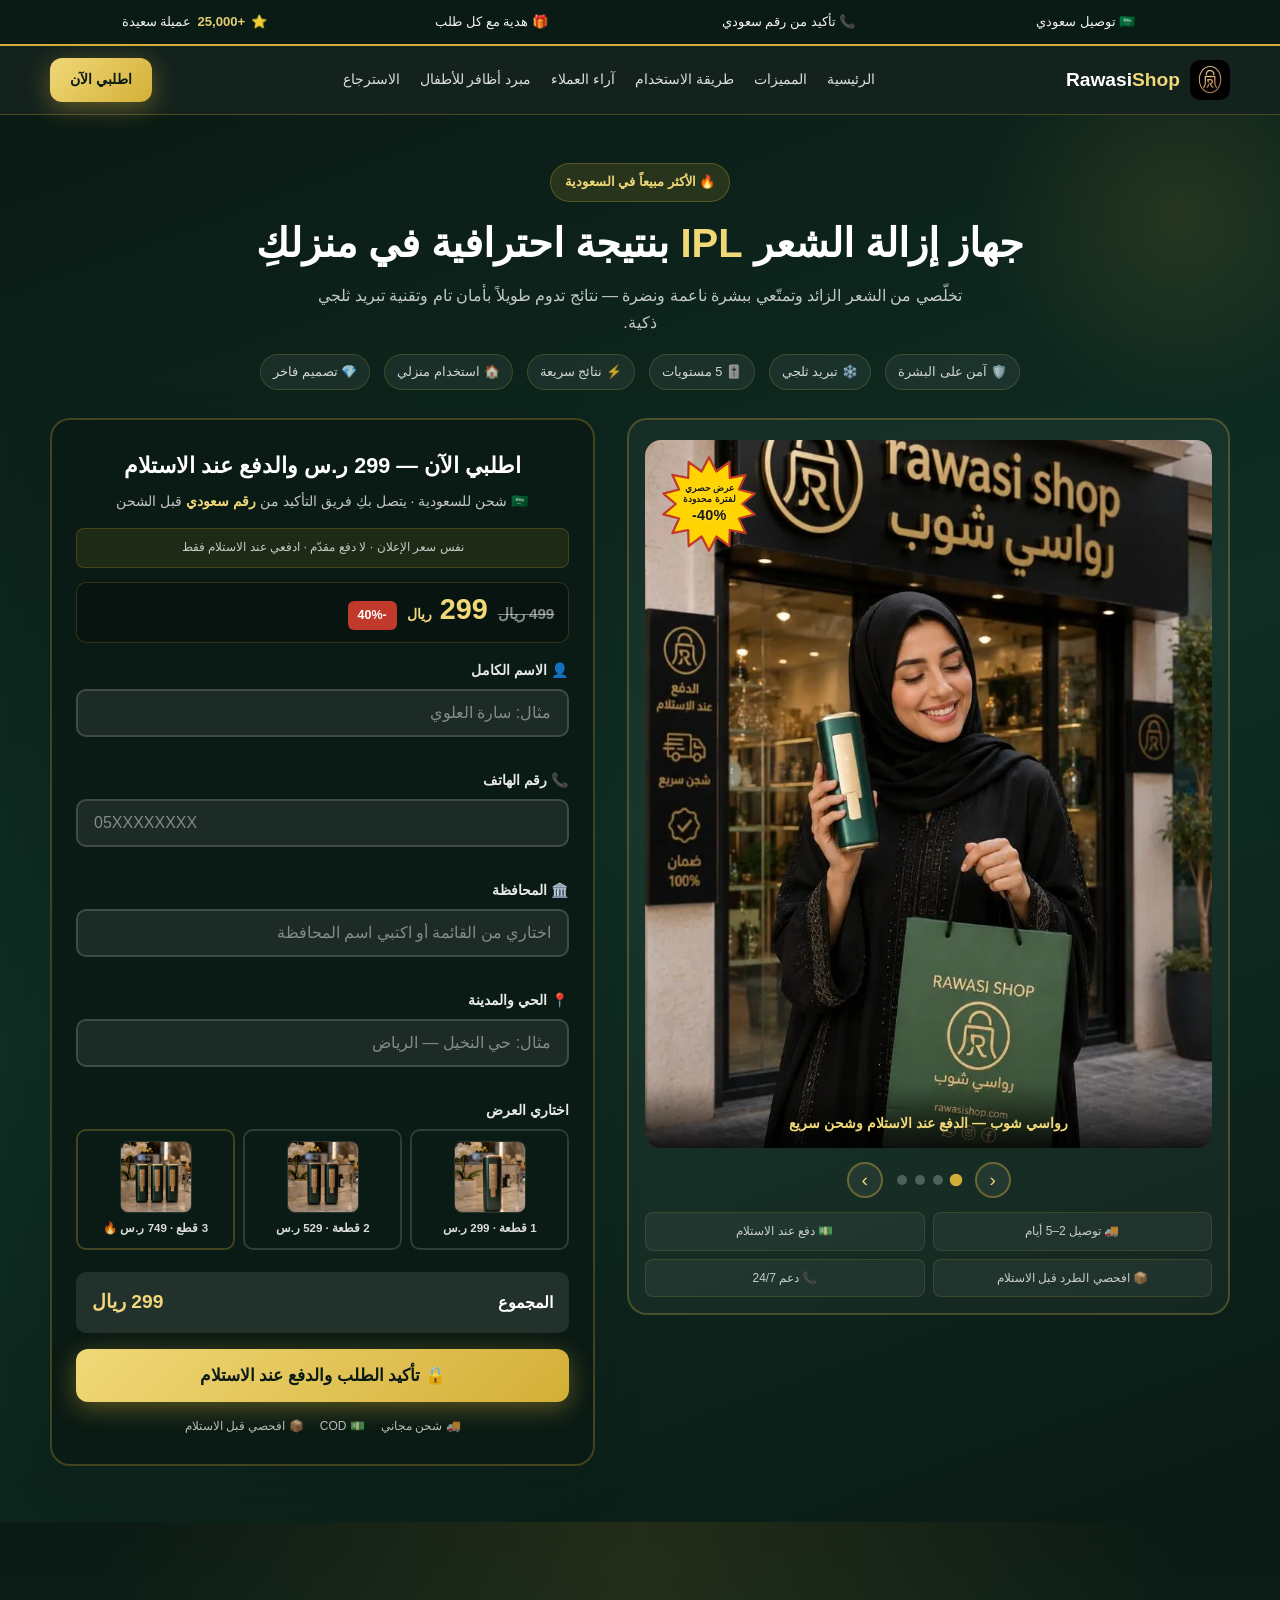
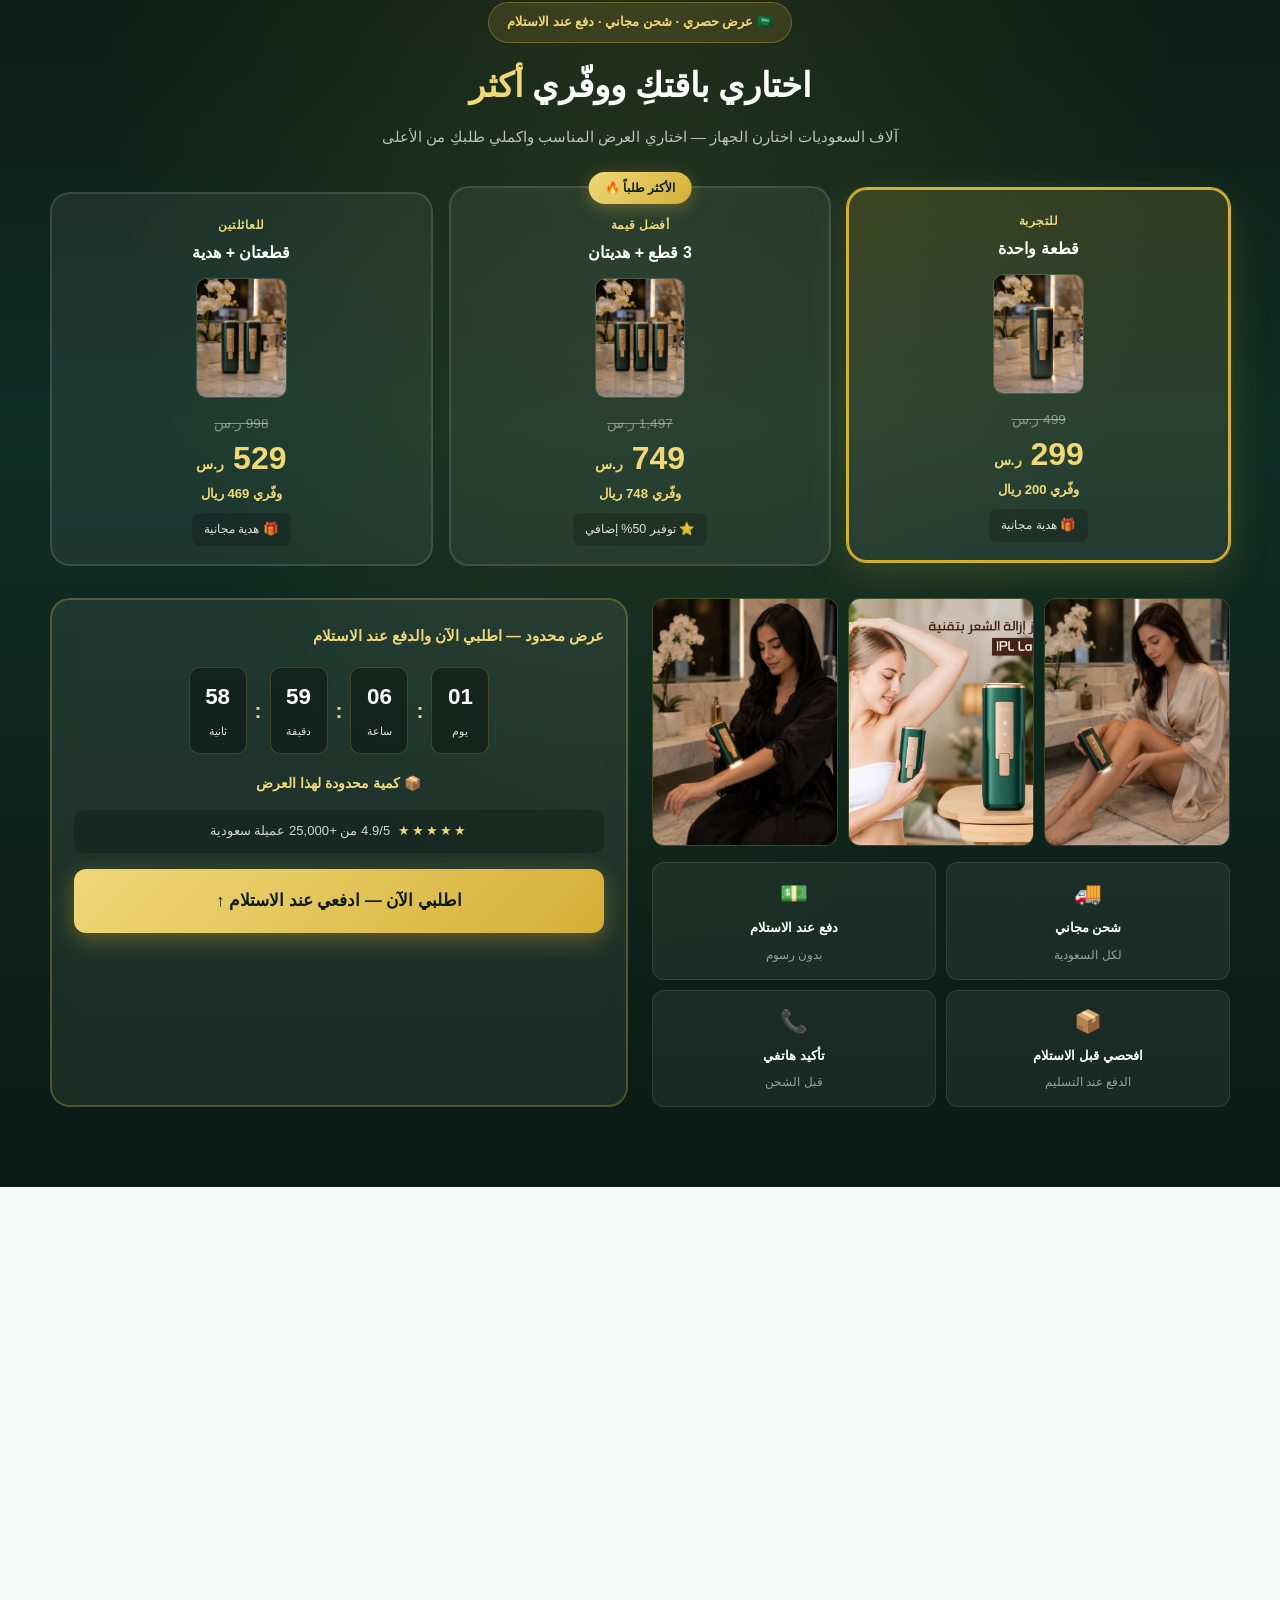
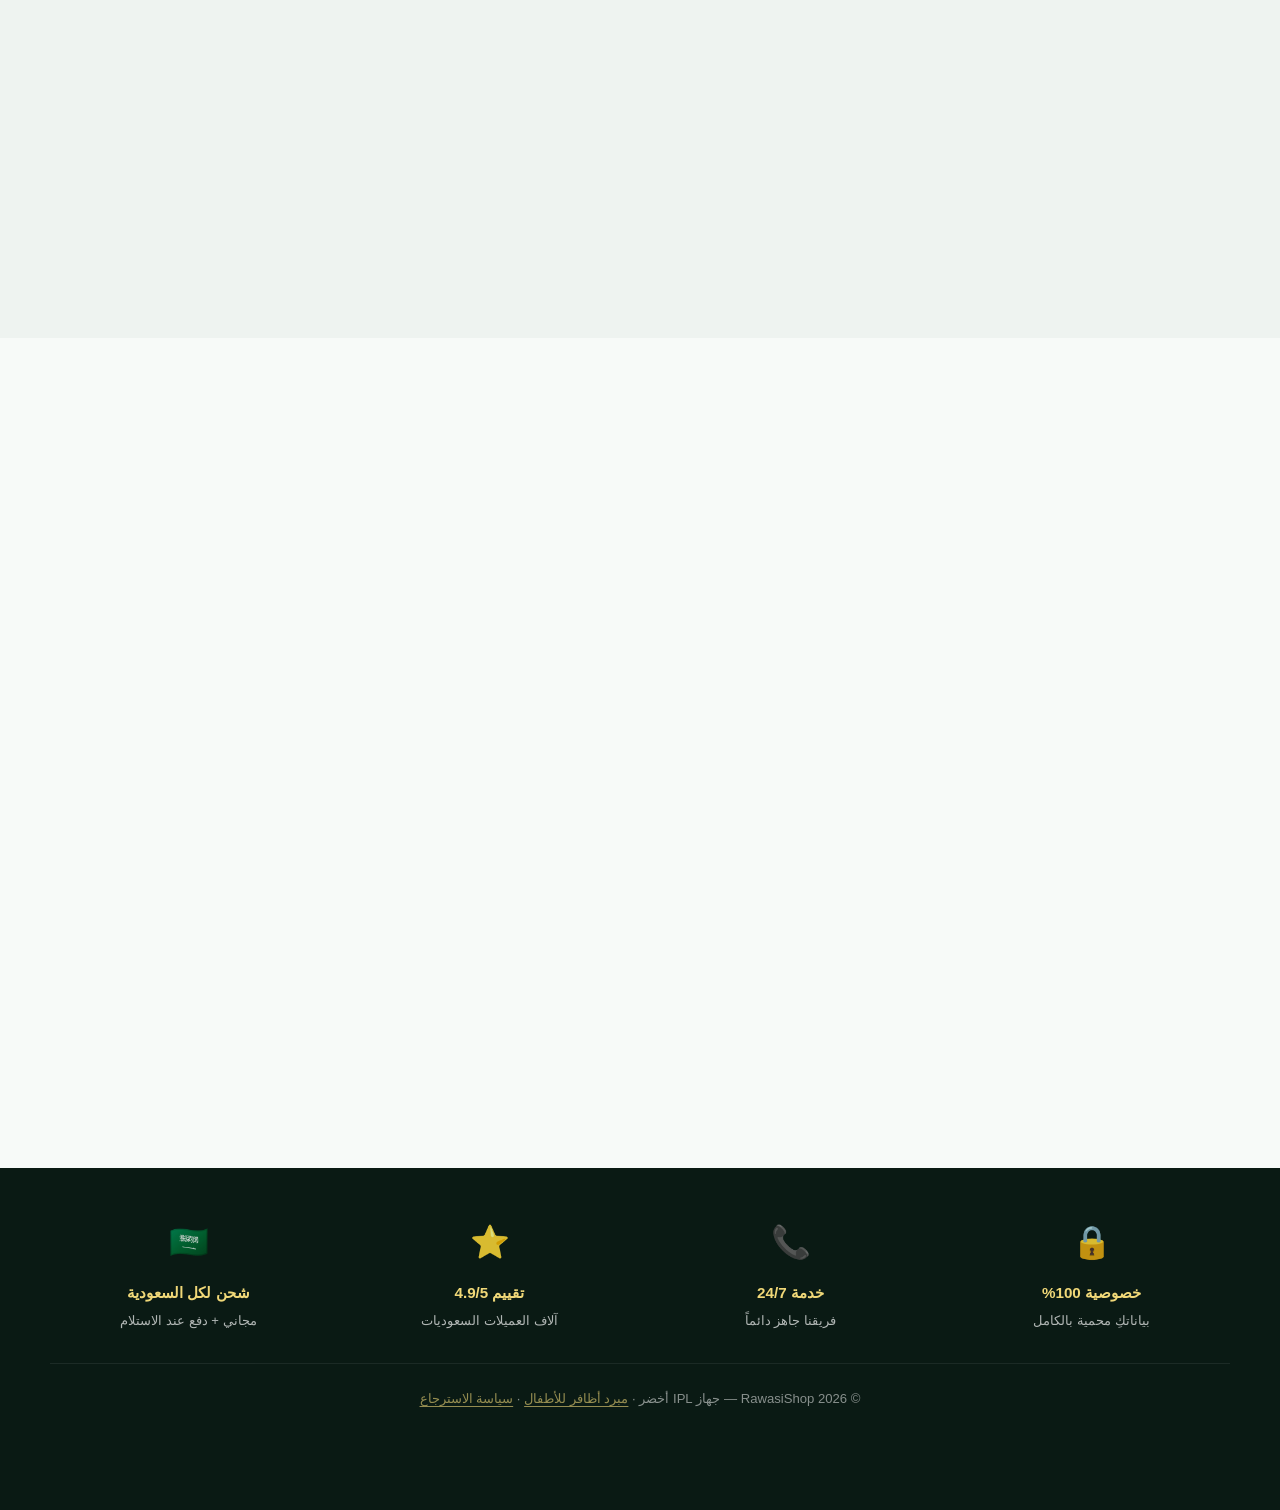
<file: index.html>
<!DOCTYPE html>
<html lang="ar" dir="rtl">
<head>
  <meta charset="UTF-8" />
  <meta name="viewport" content="width=device-width, initial-scale=1.0" />

  <title>RawasiShop | جهاز IPL أخضر — 299 ريال والدفع عند الاستلام</title>
  <meta name="description" content="جهاز IPL أخضر بتقنية التبريد الثلجي — خصم 40% بسعر 299 ريال. شحن مجاني للسعودية والدفع عند الاستلام." />
  <meta name="theme-color" content="#0a1a14" />
  <meta name="robots" content="index, follow" />
  <link rel="canonical" href="https://www.rawasishop.com/" />

  <meta property="og:site_name" content="RawasiShop" />
  <meta property="og:title" content="جهاز IPL أخضر — 299 ريال فقط" />
  <meta property="og:description" content="ودّعي الشعر الزائد واستمتعي ببشرة ناعمة بدون ألم. خصم 40% + شحن مجاني." />
  <meta property="og:type" content="website" />
  <meta property="og:url" content="https://www.rawasishop.com/" />
  <meta property="og:image" content="https://www.rawasishop.com/assets/hero-hijabi-ipl-usage.jpg" />
  <meta property="og:locale" content="ar_SA" />

  <link rel="icon" type="image/svg+xml" href="favicon.svg" />
  <link rel="preload" href="css/landing.css?v=20260614perf" as="style" />
  <link rel="preload" href="assets/slider-store.webp?v=20260614perf" as="image" type="image/webp" fetchpriority="high" />
  <link rel="stylesheet" href="css/landing.css?v=20260615conv" />
  <script src="js/tiktok-pixel.js?v=20260605tt4"></script>

  <script type="application/ld+json">
  {
    "@context": "https://schema.org/",
    "@type": "Product",
    "name": "جهاز IPL أخضر بتقنية التبريد الثلجي الذكي",
    "image": "https://www.rawasishop.com/assets/hero-hijabi-ipl-usage.jpg",
    "description": "جهاز IPL أخضر — إزالة الشعر بدون ألم. شحن مجاني للسعودية والدفع عند الاستلام.",
    "brand": { "@type": "Brand", "name": "RawasiShop" },
    "offers": {
      "@type": "Offer",
      "url": "https://www.rawasishop.com/",
      "priceCurrency": "SAR",
      "price": "299",
      "availability": "https://schema.org/InStock"
    }
  }
  </script>
</head>
<body>

  <div class="trust-bar">
    <div class="container trust-bar-grid">
      <span>🇸🇦 توصيل سعودي</span>
      <span>📞 تأكيد من رقم سعودي</span>
      <span>🎁 هدية مع كل طلب</span>
      <span>⭐ <strong>+25,000</strong> عميلة سعيدة</span>
    </div>
  </div>

  <header class="site-header" id="siteHeader">
    <div class="container header-inner">
      <a href="#" class="logo" aria-label="RawasiShop">
        <picture>
          <source srcset="assets/logo.webp?v=20260614logo" type="image/webp" />
          <img class="logo-mark" src="assets/logo.jpg?v=20260614logo" alt="" width="40" height="40" decoding="async" />
        </picture>
        <span class="logo-text">Rawasi<strong>Shop</strong></span>
      </a>
      <nav class="main-nav" id="mainNav">
        <a href="#home">الرئيسية</a>
        <a href="#features">المميزات</a>
        <a href="#how">طريقة الاستخدام</a>
        <a href="#reviews">آراء العملاء</a>
        <a href="/p/baby/">مبرد أظافر للأطفال</a>
        <a href="#policy">الاسترجاع</a>
      </nav>
      <a href="#fullname" class="btn btn-gold btn-header">اطلبي الآن</a>
      <button class="nav-toggle" id="navToggle" aria-label="القائمة"><span></span><span></span><span></span></button>
    </div>
  </header>

  <form id="orderForm" novalidate>

    <!-- Hero: سلايدر المنتج + نموذج الطلب -->
    <section class="hero-luxury" id="home">
      <div class="container">
        <div class="hero-intro reveal">
          <span class="hero-badge">🔥 الأكثر مبيعاً في السعودية</span>
          <h1>جهاز إزالة الشعر <span class="gold-text">IPL</span> بنتيجة احترافية في منزلكِ</h1>
          <p class="hero-sub">تخلّصي من الشعر الزائد وتمتّعي ببشرة ناعمة ونضرة — نتائج تدوم طويلاً بأمان تام وتقنية تبريد ثلجي ذكية.</p>
          <div class="hero-feats">
            <span>🛡️ آمن على البشرة</span>
            <span>❄️ تبريد ثلجي</span>
            <span>🎚️ 5 مستويات</span>
            <span>⚡ نتائج سريعة</span>
            <span>🏠 استخدام منزلي</span>
            <span>💎 تصميم فاخر</span>
          </div>
        </div>

        <div class="hero-slider-zone reveal">
          <!-- سلايدر صور المنتج -->
          <div class="hero-product-col">
            <div class="product-slider-viewport" dir="ltr">
              <div class="product-slider-track" id="productSliderTrack">
                <div class="product-slide active">
                  <picture>
                    <source srcset="assets/slider-store.webp?v=20260614perf" type="image/webp" />
                    <img src="assets/slider-store.jpg?v=20260614perf" alt="رواسي شوب — جهاز IPL أخضر مع الدفع عند الاستلام" width="800" height="1000" fetchpriority="high" decoding="async" />
                  </picture>
                  <span class="slide-caption">رواسي شوب — الدفع عند الاستلام وشحن سريع</span>
                </div>
                <div class="product-slide">
                  <picture>
                    <source data-srcset="assets/slider-product.webp?v=20260614perf" type="image/webp" />
                    <img data-src="assets/slider-product.jpg?v=20260614perf" alt="جهاز IPL أخضر بالتبريد الثلجي — تصميم فاخر" width="800" height="1000" decoding="async" />
                  </picture>
                  <span class="slide-caption">جهاز IPL أخضر — تقنية تبريد ثلجي ذكية</span>
                </div>
                <div class="product-slide">
                  <picture>
                    <source data-srcset="assets/slider-usage.webp?v=20260614perf" type="image/webp" />
                    <img data-src="assets/slider-usage.jpg?v=20260614perf" alt="استخدام جهاز IPL بالتبريد الثلجي — مريح وآمن" width="800" height="1000" decoding="async" />
                  </picture>
                  <span class="slide-caption">استخدام منزلي مريح — نتائج من أول الجلسات</span>
                </div>
                <div class="product-slide">
                  <picture>
                    <source data-srcset="assets/slider-lifestyle.webp?v=20260614perf" type="image/webp" />
                    <img data-src="assets/slider-lifestyle.jpg?v=20260614perf" alt="جهاز IPL أخضر — تجربة فاخرة من المنزل" width="800" height="1000" decoding="async" />
                  </picture>
                  <span class="slide-caption">❄️ تبريد مزدوج — بلا ألم ولا تهيج</span>
                </div>
              </div>
              <div class="promo-seal" role="img" aria-label="عرض حصري لفترة محدودة -40%">
                <svg class="promo-seal-svg" viewBox="0 0 120 120" aria-hidden="true">
                  <polygon class="promo-seal-shape" points="60.0,8.0 68.2,23.9 82.6,13.1 83.1,31.1 100.7,27.6 93.3,43.9 110.7,48.4 97.0,60.0 110.7,71.6 93.3,76.1 100.7,92.4 83.1,88.9 82.6,106.9 68.2,96.1 60.0,112.0 51.8,96.1 37.4,106.9 36.9,88.9 19.3,92.4 26.7,76.1 9.3,71.6 23.0,60.0 9.3,48.4 26.7,43.9 19.3,27.6 36.9,31.1 37.4,13.1 51.8,23.9" />
                </svg>
                <p class="promo-seal-text">
                  <span>عرض حصري</span>
                  <span>لفترة محدودة</span>
                  <strong>-40%</strong>
                </p>
              </div>
            </div>
            <div class="slider-nav-row">
              <button type="button" class="slider-arrow" id="productPrev" aria-label="السابق">‹</button>
              <div class="slider-dots" id="productDots">
                <button type="button" class="active" aria-label="صورة 1"></button>
                <button type="button" aria-label="صورة 2"></button>
                <button type="button" aria-label="صورة 3"></button>
                <button type="button" aria-label="صورة 4"></button>
              </div>
              <button type="button" class="slider-arrow" id="productNext" aria-label="التالي">›</button>
            </div>
            <div class="hero-trust-row">
              <span>🚚 توصيل 2–5 أيام</span>
              <span>💵 دفع عند الاستلام</span>
              <span>📦 افحصي الطرد قبل الاستلام</span>
              <span>📞 دعم 24/7</span>
            </div>
          </div>

          <!-- نموذج الطلب ثابت بجانب السلايدر -->
          <div class="hero-form-col">
            <div class="order-form order-form-hero" id="orderFormPanel">
              <h3>اطلبي الآن — 299 ر.س والدفع عند الاستلام</h3>
              <p class="form-sub">🇸🇦 شحن للسعودية · يتصل بكِ فريق التأكيد من <strong>رقم سعودي</strong> قبل الشحن</p>
              <p class="form-sa-trust">نفس سعر الإعلان · لا دفع مقدّم · ادفعي عند الاستلام فقط</p>

              <div class="hero-price-inline">
                <span class="price-old" id="heroPriceOld">499 ريال</span>
                <span class="price-new" id="heroPriceNew">299 <small>ريال</small></span>
                <span class="price-tag" id="heroPriceTag">-40%</span>
              </div>

              <div class="field">
                <label for="fullname">👤 الاسم الكامل</label>
                <input type="text" id="fullname" name="fullname" placeholder="مثال: سارة العلوي" required autocomplete="name" />
                <span class="err" data-for="fullname"></span>
              </div>
              <div class="field">
                <label for="phone">📞 رقم الهاتف</label>
                <input type="tel" id="phone" name="phone" inputmode="numeric" placeholder="05XXXXXXXX" required autocomplete="tel" />
                <span class="err" data-for="phone"></span>
              </div>
              <div class="field">
                <label for="city">🏛️ المحافظة</label>
                <input type="text" id="city" name="city" list="governorateList" placeholder="اختاري من القائمة أو اكتبي اسم المحافظة" required autocomplete="off" />
                <datalist id="governorateList">
                  <option value="المنطقة الشرقية"></option>
                  <option value="منطقة الباحة"></option>
                  <option value="منطقة الجوف"></option>
                  <option value="منطقة الحدود الشمالية"></option>
                  <option value="منطقة الرياض"></option>
                  <option value="منطقة القصيم"></option>
                  <option value="منطقة المدينة المنورة"></option>
                  <option value="منطقة تبوك"></option>
                  <option value="منطقة جازان"></option>
                  <option value="منطقة حائل"></option>
                  <option value="منطقة عسير"></option>
                  <option value="منطقة مكة المكرمة"></option>
                  <option value="منطقة نجران"></option>
                </datalist>
                <span class="err" data-for="city"></span>
              </div>
              <div class="field">
                <label for="address">📍 الحي والمدينة</label>
                <input type="text" id="address" name="address" placeholder="مثال: حي النخيل — الرياض" required autocomplete="street-address" />
                <span class="err" data-for="address"></span>
              </div>

              <div class="field offer-picker-desktop">
                <label>اختاري العرض</label>
                <div class="bundles-compact" id="bundles">
                        <label class="bundle-compact">
                          <input type="radio" name="qty" value="1" data-price="299" data-compare="499" checked />
                          <span>
                            <picture>
                              <source srcset="assets/pkg-1.webp?v=20260614perf" type="image/webp" />
                              <img class="bundle-thumb" src="assets/pkg-1.jpg?v=20260614perf" alt="قطعة واحدة" width="72" height="72" loading="lazy" decoding="async" />
                            </picture>
                            1 قطعة · 299 ر.س
                          </span>
                        </label>
                        <label class="bundle-compact">
                          <input type="radio" name="qty" value="2" data-price="529" data-compare="998" />
                          <span>
                            <picture>
                              <source srcset="assets/pkg-2.webp?v=20260614perf" type="image/webp" />
                              <img class="bundle-thumb" src="assets/pkg-2.jpg?v=20260614perf" alt="قطعتان" width="72" height="72" loading="lazy" decoding="async" />
                            </picture>
                            2 قطعة · 529 ر.س
                          </span>
                        </label>
                        <label class="bundle-compact hot">
                          <input type="radio" name="qty" value="3" data-price="749" data-compare="1497" />
                          <span>
                            <picture>
                              <source srcset="assets/pkg-3.webp?v=20260614perf" type="image/webp" />
                              <img class="bundle-thumb" src="assets/pkg-3.jpg?v=20260614perf" alt="3 قطع" width="72" height="72" loading="lazy" decoding="async" />
                            </picture>
                            3 قطع · 749 ر.س 🔥
                          </span>
                        </label>
                </div>
              </div>

              <div class="order-total">
                <span>المجموع</span>
                <span id="totalPrice">299 ريال</span>
              </div>

              <button type="submit" class="btn btn-gold btn-block">🔒 تأكيد الطلب والدفع عند الاستلام</button>
              <div class="form-trust">
                <span>🚚 شحن مجاني</span>
                <span>💵 COD</span>
                <span>📦 افحصي قبل الاستلام</span>
              </div>
            </div>
          </div>
        </div>
      </div>
    </section>

    <!-- قسم العروض — تحويل مقنع -->
    <section class="conversion-section" id="order">
      <div class="container">
        <div class="conv-header reveal">
          <span class="conv-eyebrow">🇸🇦 عرض حصري · شحن مجاني · دفع عند الاستلام</span>
          <h2>اختاري باقتكِ ووفّري <span class="gold-text">أكثر</span></h2>
          <p>آلاف السعوديات اختارن الجهاز — اختاري العرض المناسب واكملي طلبكِ من الأعلى</p>
        </div>

        <div class="pkg-grid reveal">
          <label class="pkg-card">
            <input type="radio" name="qty" value="1" data-price="299" data-compare="499" />
            <span class="pkg-inner">
              <span class="pkg-label">للتجربة</span>
              <span class="pkg-qty">قطعة واحدة</span>
              <picture>
                <source srcset="assets/pkg-1.webp?v=20260614perf" type="image/webp" />
                <img class="pkg-img" src="assets/pkg-1.jpg?v=20260614perf" alt="قطعة واحدة" loading="lazy" decoding="async" />
              </picture>
              <span class="pkg-old">499 ر.س</span>
              <span class="pkg-price">299 <small>ر.س</small></span>
              <span class="pkg-save">وفّري 200 ريال</span>
              <span class="pkg-gift">🎁 هدية مجانية</span>
            </span>
          </label>

          <label class="pkg-card pkg-featured">
            <input type="radio" name="qty" value="3" data-price="749" data-compare="1497" />
            <span class="pkg-ribbon">الأكثر طلباً 🔥</span>
            <span class="pkg-inner">
              <span class="pkg-label">أفضل قيمة</span>
              <span class="pkg-qty">3 قطع + هديتان</span>
              <picture>
                <source srcset="assets/pkg-3.webp?v=20260614perf" type="image/webp" />
                <img class="pkg-img" src="assets/pkg-3.jpg?v=20260614perf" alt="3 قطع" loading="lazy" decoding="async" />
              </picture>
              <span class="pkg-old">1,497 ر.س</span>
              <span class="pkg-price">749 <small>ر.س</small></span>
              <span class="pkg-save">وفّري 748 ريال</span>
              <span class="pkg-gift">⭐ توفير 50% إضافي</span>
            </span>
          </label>

          <label class="pkg-card">
            <input type="radio" name="qty" value="2" data-price="529" data-compare="998" />
            <span class="pkg-inner">
              <span class="pkg-label">للعائلتين</span>
              <span class="pkg-qty">قطعتان + هدية</span>
              <picture>
                <source srcset="assets/pkg-2.webp?v=20260614perf" type="image/webp" />
                <img class="pkg-img" src="assets/pkg-2.jpg?v=20260614perf" alt="قطعتان" loading="lazy" decoding="async" />
              </picture>
              <span class="pkg-old">998 ر.س</span>
              <span class="pkg-price">529 <small>ر.س</small></span>
              <span class="pkg-save">وفّري 469 ريال</span>
              <span class="pkg-gift">🎁 هدية مجانية</span>
            </span>
          </label>
        </div>

        <div class="conv-bottom reveal">
          <div class="conv-visual">
            <div class="conv-gallery">
              <picture>
                <source srcset="assets/conv-lifestyle-leg.webp?v=20260614perf" type="image/webp" />
                <img src="assets/conv-lifestyle-leg.jpg?v=20260614perf" alt="استخدام الجهاز في المنزل" width="360" height="480" loading="lazy" decoding="async" />
              </picture>
              <picture>
                <source srcset="assets/conv-ipl-promo.webp?v=20260614perf" type="image/webp" />
                <img src="assets/conv-ipl-promo.jpg?v=20260614perf" alt="جهاز إزالة الشعر بتقنية IPL" width="360" height="480" loading="lazy" decoding="async" />
              </picture>
              <picture>
                <source srcset="assets/conv-lifestyle-arm.webp?v=20260614perf" type="image/webp" />
                <img src="assets/conv-lifestyle-arm.jpg?v=20260614perf" alt="استخدام الجهاز على الذراع" width="360" height="480" loading="lazy" decoding="async" />
              </picture>
            </div>
            <div class="conv-trust-grid">
              <div class="conv-trust-item"><span>🚚</span><strong>شحن مجاني</strong><small>لكل السعودية</small></div>
              <div class="conv-trust-item"><span>💵</span><strong>دفع عند الاستلام</strong><small>بدون رسوم</small></div>
              <div class="conv-trust-item"><span>📦</span><strong>افحصي قبل الاستلام</strong><small>الدفع عند التسليم</small></div>
              <div class="conv-trust-item"><span>📞</span><strong>تأكيد هاتفي</strong><small>قبل الشحن</small></div>
            </div>
          </div>

            <div class="conv-urgency">
            <div class="conv-urgency-head conv-urgency-soft">
              <strong>عرض محدود — اطلبي الآن والدفع عند الاستلام</strong>
            </div>
            <div class="countdown countdown-desktop" id="countdown" aria-label="ينتهي العرض خلال">
              <div class="cd-box"><strong id="cdD">00</strong><small>يوم</small></div>
              <div class="cd-sep">:</div>
              <div class="cd-box"><strong id="cdH">00</strong><small>ساعة</small></div>
              <div class="cd-sep">:</div>
              <div class="cd-box"><strong id="cdM">00</strong><small>دقيقة</small></div>
              <div class="cd-sep">:</div>
              <div class="cd-box"><strong id="cdS">00</strong><small>ثانية</small></div>
            </div>
            <div class="conv-stock conv-stock-soft">
              <div class="conv-stock-top">
                <span>📦 كمية محدودة لهذا العرض</span>
              </div>
            </div>
            <p class="live-viewers live-viewers-off">🔥 <strong id="viewers">23</strong> سعودية تشاهدن العرض الآن</p>
            <div class="conv-rating">
              <span class="conv-stars">★★★★★</span>
              <span>4.9/5 من +25,000 عميلة سعودية</span>
            </div>
            <a href="#fullname" class="btn btn-gold btn-block conv-cta">اطلبي الآن — ادفعي عند الاستلام ↑</a>
          </div>
        </div>
      </div>
    </section>

  </form>

  <!-- المميزات -->
  <section class="section section-white" id="features">
    <div class="container">
      <h2 class="section-title reveal">ليش راح <span>تحبين</span> الجهاز؟</h2>
      <div class="feat-grid">
        <article class="feat-card reveal"><span class="feat-ico">⚡</span><h3>تقنية IPL متطورة</h3><p>تقلّل نمو الشعر من الجذور جلسة بعد جلسة.</p></article>
        <article class="feat-card reveal"><span class="feat-ico">❄️</span><h3>تبريد مزدوج</h3><p>إزالة شعر بدون ألم — ملمس جليدي مريح.</p></article>
        <article class="feat-card reveal"><span class="feat-ico">🛡️</span><h3>آمن على البشرة</h3><p>مناسب لمعظم أنواع البشرة والشعر.</p></article>
        <article class="feat-card reveal"><span class="feat-ico">🎚️</span><h3>5 مستويات للطاقة</h3><p>مناسبة لجميع مناطق الجسم.</p></article>
        <article class="feat-card reveal"><span class="feat-ico">🏠</span><h3>استخدام منزلي</h3><p>نتائج احترافية بسهولة في بيتكِ.</p></article>
        <article class="feat-card reveal"><span class="feat-ico">💰</span><h3>توفير مالي</h3><p>بدل جلسات العيادة المكلفة.</p></article>
      </div>
    </div>
  </section>

  <!-- طريقة الاستخدام -->
  <section class="section" id="how">
    <div class="container">
      <div class="how-wrap reveal">
        <div class="how-header">طريقة الاستخدام</div>
        <div class="how-grid">
          <div class="how-img-card">
            <picture>
              <source srcset="assets/how-body-areas.webp?v=20260614perf" type="image/webp" />
              <img src="assets/how-body-areas.jpg?v=20260614perf" alt="إزالة شعر الجسم بالكامل — المناطق والمدة" loading="lazy" decoding="async" />
            </picture>
          </div>
          <div class="how-img-card">
            <picture>
              <source srcset="assets/how-3in1.webp?v=20260614perf" type="image/webp" />
              <img src="assets/how-3in1.jpg?v=20260614perf" alt="جهاز ليزر 3 في 1 — إزالة الشعر وتجديد البشرة وعلاج حب الشباب" loading="lazy" decoding="async" />
            </picture>
          </div>
          <div class="how-img-card">
            <picture>
              <source srcset="assets/how-energy-modes.webp?v=20260614perf" type="image/webp" />
              <img src="assets/how-energy-modes.jpg?v=20260614perf" alt="٥ مستويات طاقة ووضعين للوميض" loading="lazy" decoding="async" />
            </picture>
          </div>
          <div class="how-img-card">
            <picture>
              <source srcset="assets/how-cooling.webp?v=20260614perf" type="image/webp" />
              <img src="assets/how-cooling.jpg?v=20260614perf" alt="تصميم لوحي تبريد مزدوج — إزالة بدون ألم" loading="lazy" decoding="async" />
            </picture>
          </div>
        </div>
      </div>
    </div>
  </section>

  <!-- قبل وبعد -->
  <section class="section section-white" id="results">
    <div class="container">
      <h2 class="section-title reveal">نتائج حقيقية من عملائنا</h2>
      <div class="ba-grid reveal">
        <div class="ba-card ba-wide">
          <picture>
            <source srcset="assets/result-ba-legs.webp?v=20260614perf" type="image/webp" />
            <img src="assets/result-ba-legs.jpg?v=20260614perf" alt="قبل وبعد — إزالة شعر الساقين" loading="lazy" decoding="async" />
          </picture>
        </div>
        <div class="ba-card ba-wide">
          <picture>
            <source srcset="assets/result-ba-face.webp?v=20260614perf" type="image/webp" />
            <img src="assets/result-ba-face.jpg?v=20260614perf" alt="قبل وبعد — نتائج الوجه" loading="lazy" decoding="async" />
          </picture>
        </div>
        <div class="ba-card">
          <picture>
            <source srcset="assets/result-lifestyle-usage.webp?v=20260614perf" type="image/webp" />
            <img src="assets/result-lifestyle-usage.jpg?v=20260614perf" alt="استخدام الجهاز بسهولة في المنزل" loading="lazy" decoding="async" />
          </picture>
        </div>
        <div class="ba-card">
          <picture>
            <source srcset="assets/result-lifestyle-group.webp?v=20260614perf" type="image/webp" />
            <img src="assets/result-lifestyle-group.jpg?v=20260614perf" alt="عملائنا مع جهاز رواسي شوب" loading="lazy" decoding="async" />
          </picture>
        </div>
      </div>
    </div>
  </section>

  <!-- آراء العملاء -->
  <section class="section" id="reviews">
    <div class="container">
      <div class="reviews-header reveal">
        <h2 class="section-title" style="margin:0">آراء عملائنا</h2>
        <span class="reviews-badge">⭐ 4.9/5 · +25,000 عميلة</span>
      </div>
      <div class="reviews-grid">
        <article class="review-card reveal">
          <div class="review-top">
            <div class="review-avatar">ن</div>
            <div class="review-meta">
              <span class="review-name">نورة العتيبي</span>
              <span class="review-city">الرياض</span>
            </div>
            <span class="review-verified">✓ شراء موثّق</span>
          </div>
          <div class="review-stars">★★★★★</div>
          <p>والله ما كنت متوقعة كذا! بعد شهرين الشعر خف بشكل واضح والبشرة صارت ناعمة، والتبريد الثلجي يخلي الجلسة مرة مريحة — بلا وجع ولا احمرار.</p>
        </article>
        <article class="review-card reveal">
          <div class="review-top">
            <div class="review-avatar">س</div>
            <div class="review-meta">
              <span class="review-name">سارة القحطاني</span>
              <span class="review-city">جدة</span>
            </div>
            <span class="review-verified">✓ شراء موثّق</span>
          </div>
          <div class="review-stars">★★★★★</div>
          <p>كنت أروح الصالون كل شهر ومصاريفي طايرة، الحين أسوي الجلسة بالبيت وأنا مرتاحة. وصلني بسرعة والدفع عند الاستلام خلاني أطمن قبل ما أفتح الطرد.</p>
        </article>
        <article class="review-card reveal">
          <div class="review-top">
            <div class="review-avatar">ر</div>
            <div class="review-meta">
              <span class="review-name">ريم الشمري</span>
              <span class="review-city">الدمام</span>
            </div>
            <span class="review-verified">✓ شراء موثّق</span>
          </div>
          <div class="review-stars">★★★★★</div>
          <p>أول ما جربته خفت بس طلع سهل مرة، بس مرّريه ببطء وخلاص. بنات عمي بعد طلبوه لما شافوا النتيجة عندي — الجهاز فعلاً يستاهل.</p>
        </article>
        <article class="review-card reveal">
          <div class="review-top">
            <div class="review-avatar">ل</div>
            <div class="review-meta">
              <span class="review-name">لمى الزهراني</span>
              <span class="review-city">مكة</span>
            </div>
            <span class="review-verified">✓ شراء موثّق</span>
          </div>
          <div class="review-stars">★★★★★</div>
          <p>اتصلوا عليّ قبل الشحن وشرحوا لي كل شي — حسّيت بجدية. الجهاز أصلي والتغليف ممتاز، وأهم شي النتيجة باينة من أول أسبوعين.</p>
        </article>
        <article class="review-card reveal">
          <div class="review-top">
            <div class="review-avatar">ه</div>
            <div class="review-meta">
              <span class="review-name">هند المطيري</span>
              <span class="review-city">الخبر</span>
            </div>
            <span class="review-verified">✓ شراء موثّق</span>
          </div>
          <div class="review-stars">★★★★★</div>
          <p>بشرتي حساسة وكنت أخاف من الحرارة، بس التبريد عندهم فعلاً فرق معي. صرت أستخدمه مرتين بالأسبوع وأنا مرتاحة، ما صار عندي تهيج.</p>
        </article>
        <article class="review-card reveal">
          <div class="review-top">
            <div class="review-avatar">ج</div>
            <div class="review-meta">
              <span class="review-name">الجوهرة الحربي</span>
              <span class="review-city">المدينة</span>
            </div>
            <span class="review-verified">✓ شراء موثّق</span>
          </div>
          <div class="review-stars">★★★★☆</div>
          <p>أحلى شي إنك تدفعين لما يوصلك المنتج — هذا اللي خلاني أطلب. الجهاز شكله فخم واللون أخضر مرة حلو، والنتيجة مرضية الحمدلله.</p>
        </article>
      </div>
    </div>
  </section>

  <!-- سياسة الاسترجاع والاستبدال -->
  <section class="section section-white" id="policy">
    <div class="container">
      <h2 class="section-title reveal">سياسة <span>الاسترجاع والاستبدال</span></h2>
      <p class="policy-intro reveal">نحرص على رضاكِ — هذه السياسة توضّح حقوقكِ عند الطلب عبر RawasiShop مع الدفع عند الاستلام.</p>
      <div class="policy-grid reveal">
        <article class="policy-card">
          <span class="policy-ico">💵</span>
          <h3>الدفع عند الاستلام</h3>
          <p>تدفعين فقط عند استلام الطرد. ننصحكِ بفحص العبوة والمنتج أمام المندوب قبل الدفع.</p>
        </article>
        <article class="policy-card">
          <span class="policy-ico">📞</span>
          <h3>تأكيد قبل الشحن</h3>
          <p>يتصل بكِ فريق التأكيد قبل إرسال الطلب للتأكد من العنوان والمحافظة ورقم الجوال.</p>
        </article>
        <article class="policy-card">
          <span class="policy-ico">🔧</span>
          <h3>عيب مصنعي أو خطأ</h3>
          <p>إذا وصل منتج معيب أو غير مطابق للوصف، تواصلي معنا خلال <strong>7 أيام</strong> من الاستلام مع صور واضحة.</p>
        </article>
        <article class="policy-card">
          <span class="policy-ico">📋</span>
          <h3>شروط القبول</h3>
          <p>يجب أن يكون المنتج <strong>غير مستخدم</strong> وبالتغليف الأصلي ومع جميع الملحقات. لا يُقبل الاسترجاع بعد فتح الجهاز أو استخدامه إلا للعيوب المصنعية.</p>
        </article>
        <article class="policy-card">
          <span class="policy-ico">🚫</span>
          <h3>تغيير الرأي</h3>
          <p>أجهزة العناية الشخصية (IPL) لا تُسترجع لمجرد تغيير الرأي بعد الفتح أو الاستخدام، وفق أنظمة التجارة الإلكترونية.</p>
        </article>
        <article class="policy-card">
          <span class="policy-ico">💬</span>
          <h3>كيف تطلبين الاسترجاع؟</h3>
          <p>تواصلي مع <strong>فريق التأكيد</strong> عند اتصالهم بكِ، أو اذكري طلب الاسترجاع في نموذج الطلب مع: الاسم، رقم الجوال، سبب الطلب، وصور المنتج.</p>
        </article>
      </div>
      <p class="policy-note reveal">⏱ المعالجة تستغرق عادةً 3–7 أيام عمل بعد استلام المنتج والتحقق منه.</p>
      <div class="policy-cta reveal">
        <a href="#fullname" class="btn btn-gold">اطلبي الآن من النموذج ↑</a>
      </div>
    </div>
  </section>

  <footer class="site-footer">
    <div class="container footer-grid">
      <div class="footer-item"><span>🔒</span><h4>خصوصية 100%</h4><p>بياناتكِ محمية بالكامل</p></div>
      <div class="footer-item"><span>📞</span><h4>خدمة 24/7</h4><p>فريقنا جاهز دائماً</p></div>
      <div class="footer-item"><span>⭐</span><h4>تقييم 4.9/5</h4><p>آلاف العميلات السعوديات</p></div>
      <div class="footer-item"><span>🇸🇦</span><h4>شحن لكل السعودية</h4><p>مجاني + دفع عند الاستلام</p></div>
    </div>
    <p class="footer-copy container">© <span id="year"></span> RawasiShop — جهاز IPL أخضر · <a href="/p/baby/">مبرد أظافر للأطفال</a> · <a href="#policy">سياسة الاسترجاع</a></p>
  </footer>

  <div class="modal" id="successModal" aria-hidden="true">
    <div class="modal-box">
      <div class="modal-ico">✅</div>
      <h3>تم استلام طلبكِ!</h3>
      <p>شكراً <span id="successName">عزيزتي</span> 💕<br>سيتصل بكِ فريق التأكيد قريباً.</p>
      <button type="button" class="btn btn-gold" id="modalClose">رائع 💕</button>
    </div>
  </div>

  <div class="sticky-cta" id="stickyCta">
    <div class="sticky-price">
      <span class="sc-old" id="stickyPriceOld">499 ريال</span>
      <span class="sc-new" id="stickyPriceNew">299 ريال</span>
    </div>
    <a href="#fullname" class="btn btn-gold">اطلبي الآن</a>
  </div>

  <a href="#fullname" class="whatsapp-float" id="waFloat" aria-label="انتقلي لنموذج الطلب">
    <svg viewBox="0 0 32 32" width="30" height="30" aria-hidden="true" fill="currentColor" xmlns="http://www.w3.org/2000/svg">
      <path d="M16 .5C7.4.5.5 7.4.5 16c0 2.8.7 5.4 2 7.7L.5 31.5l8-2c2.2 1.2 4.8 1.9 7.5 1.9 8.6 0 15.5-6.9 15.5-15.5S24.6.5 16 .5zm0 28.2c-2.5 0-4.8-.7-6.8-1.8l-.5-.3-4.7 1.2 1.3-4.6-.3-.5c-1.3-2-2-4.4-2-6.9C2.3 8.4 8.4 2.3 16 2.3S29.7 8.4 29.7 16 23.6 28.7 16 28.7zm8.4-9.6c-.5-.2-2.7-1.3-3.1-1.5s-.7-.2-1 .2-1.1 1.5-1.4 1.7-.5.3-1 .1c-.5-.2-1.9-.7-3.7-2.3-1.4-1.2-2.3-2.7-2.5-3.2s0-.7.2-1c.2-.2.5-.5.7-.8.2-.3.3-.5.5-.8.1-.3.1-.6 0-.8-.1-.2-1-2.4-1.4-3.3-.4-.9-.7-.7-1-.7h-.8c-.3 0-.8.1-1.2.6s-1.6 1.5-1.6 3.8 1.6 4.4 1.9 4.7c.2.3 3.2 4.9 7.8 6.8 1.1.5 1.9.7 2.6.9 1.1.3 2 .3 2.8.2.9-.1 2.7-1.1 3-2.1.4-1 .4-1.9.3-2.1-.1-.2-.4-.3-.9-.5z"/>
    </svg>
  </a>

  <div class="social-toast" id="socialToast" aria-hidden="true">
    <span class="st-ico">🛍️</span>
    <div class="st-body">
      <strong id="stName">نورة</strong> من <span id="stCity">الرياض</span>
      <small>طلبت للتو <span id="stTime">قبل دقيقتين</span> ✓</small>
    </div>
  </div>

  <script src="js/taager-config.js?v=20260614perf" defer></script>
  <script src="js/snapchat-pixel.js?v=20260614perf" defer></script>
  <script src="js/main.js?v=20260615conv" defer></script>
  <script src="js/landing.js?v=20260614perf" defer></script>
  <script src="js/load-pixels.js?v=20260614perf" defer></script>
</body>
</html>
</file>
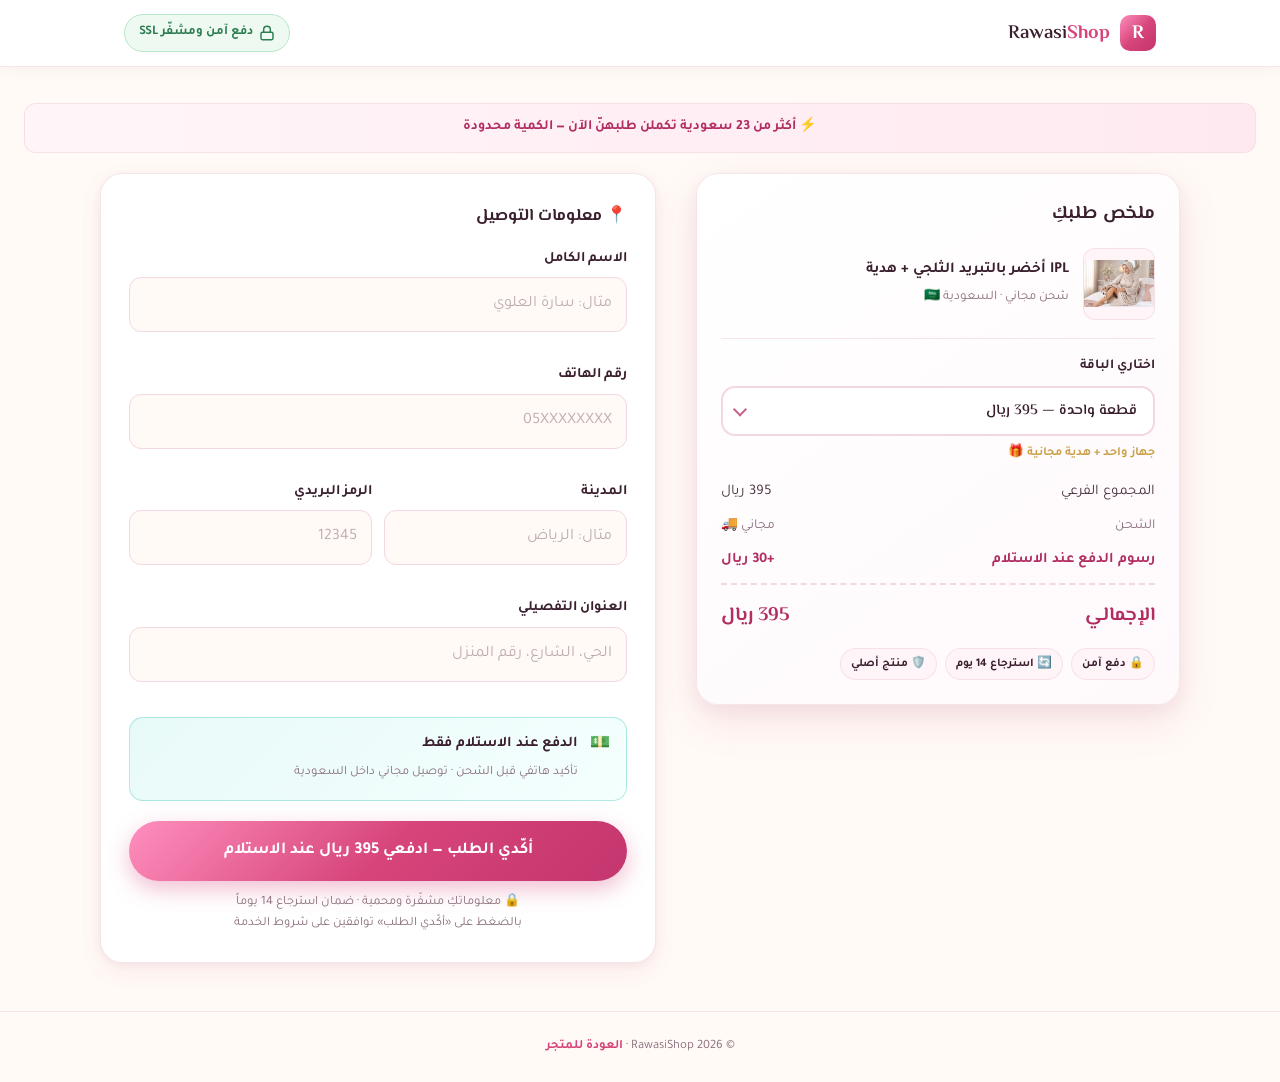
<file: checkout/index.html>
<!DOCTYPE html>
<html lang="ar" dir="rtl">
<head>
  <meta charset="UTF-8" />
  <meta name="viewport" content="width=device-width, initial-scale=1.0" />

  <title>إتمام الطلب | RawasiShop</title>
  <meta name="description" content="أكّدي طلبكِ الآن — دفع آمن، شحن مجاني، والدفع عند الاستلام متاح." />
  <meta name="robots" content="noindex, follow" />
  <meta name="theme-color" content="#d6447a" />
  <link rel="icon" type="image/svg+xml" href="../favicon.svg" />
  <link rel="preconnect" href="https://fonts.googleapis.com" />
  <link rel="preconnect" href="https://fonts.gstatic.com" crossorigin />
  <link rel="preload" href="../css/checkout.css?v=20260612perf" as="style" />
  <link rel="preload" as="style" href="https://fonts.googleapis.com/css2?family=El+Messiri:wght@600;700&family=Tajawal:wght@400;700&display=swap" onload="this.onload=null;this.rel='stylesheet'" />
  <noscript><link rel="stylesheet" href="https://fonts.googleapis.com/css2?family=El+Messiri:wght@600;700&family=Tajawal:wght@400;700&display=swap" /></noscript>
  <link rel="stylesheet" href="../css/checkout.css?v=20260612perf" />
</head>
<body class="checkout-page">

  <header class="co-header">
    <div class="co-header-inner">
      <a href="../" class="co-logo" aria-label="RawasiShop">
        <span class="co-logo-mark">R</span>
        <span class="co-logo-text">Rawasi<strong>Shop</strong></span>
      </a>
      <div class="co-secure" aria-label="دفع آمن">
        <svg width="16" height="16" viewBox="0 0 24 24" fill="none" stroke="currentColor" stroke-width="2.2"><rect x="3" y="11" width="18" height="11" rx="2"/><path d="M7 11V7a5 5 0 0 1 10 0v4"/></svg>
        <span class="secure-text">دفع آمن ومشفّر SSL</span>
      </div>
    </div>
  </header>

  <main class="co-main">
    <div class="co-urgency" role="status">
      ⚡ أكثر من <strong id="coViewers">23</strong> سعودية تكملن طلبهنّ الآن — الكمية محدودة
    </div>

    <div class="co-grid" style="margin-top:20px">

      <!-- ملخص الطلب (سطح المكتب) -->
      <aside class="co-summary" aria-label="ملخص الطلب">
        <h2>ملخص طلبكِ</h2>
        <div class="co-product">
          <img class="co-product-img" src="../assets/hero-hijabi-ipl-usage.jpg?v=20260612perf" alt="جهاز IPL أخضر بالتبريد الثلجي" width="72" height="72" loading="lazy" decoding="async" />
          <div class="co-product-info">
            <h3>IPL أخضر بالتبريد الثلجي + هدية</h3>
            <p>شحن مجاني · السعودية 🇸🇦</p>
          </div>
        </div>
        <div class="co-bundle-select-wrap">
          <label for="bundleSelect" class="co-bundles-label">اختاري الباقة</label>
          <div class="co-select-field">
            <select id="bundleSelect" name="bundle">
              <option value="1" data-price="395">قطعة واحدة — 395 ريال</option>
              <option value="2" data-price="690">قطعتان — 690 ريال · الأكثر طلباً 🔥</option>
              <option value="3" data-price="950">3 قطع — 950 ريال · أفضل قيمة ⭐</option>
            </select>
            <span class="co-select-chevron" aria-hidden="true"></span>
          </div>
          <p class="co-bundle-hint" id="bundleHint">جهاز واحد + هدية مجانية 🎁</p>
        </div>
        <div class="co-lines" style="margin-top:18px">
          <div class="co-line"><span>المجموع الفرعي</span><span id="coSubtotal">395 ريال</span></div>
          <div class="co-line muted"><span>الشحن</span><span>مجاني 🚚</span></div>
          <div class="co-line cod-fee hidden" id="coCodLine"><span>رسوم الدفع عند الاستلام</span><span id="coCodFee">+30 ريال</span></div>
          <div class="co-line total"><span>الإجمالي</span><span id="coTotal">395 ريال</span></div>
        </div>
        <div class="co-trust-mini">
          <span>🔒 دفع آمن</span>
          <span>🔄 استرجاع 14 يوم</span>
          <span>🛡️ منتج أصلي</span>
        </div>
      </aside>

      <!-- نموذج الدفع -->
      <section class="co-flow">

        <!-- ملخص الجوال -->
        <details class="co-summary-mobile">
          <summary>ملخص الطلب <span id="coTotalMobile">395 ريال</span></summary>
          <div class="co-lines">
            <div class="co-line"><span>المجموع الفرعي</span><span id="coSubtotalM">395 ريال</span></div>
            <div class="co-line muted"><span>الشحن</span><span>مجاني</span></div>
            <div class="co-line cod-fee hidden" id="coCodLineM"><span>رسوم COD</span><span>+30 ريال</span></div>
            <div class="co-line total"><span>الإجمالي</span><span id="coTotalM2">395 ريال</span></div>
          </div>
        </details>

        <form class="co-card" id="checkoutForm" novalidate>

          <h2 class="co-card-title">📍 معلومات التوصيل</h2>

          <div class="co-field">
            <label for="fullname">الاسم الكامل</label>
            <input type="text" id="fullname" name="fullname" placeholder="مثال: سارة العلوي" autocomplete="name" required />
            <span class="co-err" data-for="fullname"></span>
          </div>

          <div class="co-field">
            <label for="phone">رقم الهاتف</label>
            <input type="tel" id="phone" name="phone" inputmode="numeric" placeholder="05XXXXXXXX" autocomplete="tel" required />
            <span class="co-err" data-for="phone"></span>
          </div>

          <div class="co-row">
            <div class="co-field">
              <label for="city">المدينة</label>
              <input type="text" id="city" name="city" placeholder="مثال: الرياض" autocomplete="address-level2" required />
              <span class="co-err" data-for="city"></span>
            </div>
            <div class="co-field">
              <label for="zip">الرمز البريدي</label>
              <input type="text" id="zip" name="zip" placeholder="12345" inputmode="numeric" />
              <span class="co-err" data-for="zip"></span>
            </div>
          </div>

          <div class="co-field">
            <label for="address">العنوان التفصيلي</label>
            <input type="text" id="address" name="address" placeholder="الحي، الشارع، رقم المنزل" autocomplete="street-address" required />
            <span class="co-err" data-for="address"></span>
          </div>

          <div class="co-order-note">
            <span>💵</span>
            <div>
              <strong>الدفع عند الاستلام فقط</strong>
              <small>تأكيد هاتفي قبل الشحن · توصيل مجاني داخل السعودية</small>
            </div>
          </div>
          <input type="hidden" name="payment" value="cod" />

          <button type="submit" class="co-submit" id="submitBtn">
            أكّدي الطلب الآن
          </button>
          <p class="co-guarantee">
            🔒 معلوماتكِ مشفّرة ومحمية · ضمان استرجاع 14 يوماً<br />
            بالضغط على «أكّدي الطلب» توافقين على <a href="../">شروط الخدمة</a>
          </p>
        </form>
      </section>
    </div>
  </main>

  <footer class="co-footer">
    <p>© <span id="coYear"></span> RawasiShop · <a href="../">العودة للمتجر</a></p>
  </footer>

  <div class="co-modal" id="successModal" aria-hidden="true">
    <div class="co-modal-box">
      <div class="co-modal-ico">✅</div>
      <h3>تم استلام طلبكِ!</h3>
      <p>شكراً <span id="successName">عزيزتي</span> 💕<br>سيتصل بكِ فريق التأكيد قريباً. بعد التأكيد يُشحن طلبكِ مجاناً داخل السعودية.</p>
      <button class="co-modal-btn" id="modalClose">رائع 💕</button>
    </div>
  </div>

  <script src="../js/taager-config.js?v=20260610tg5" defer></script>
  <script src="../js/payments-config.js?v=20260606wa" defer></script>
  <script src="../js/load-pixels.js?v=20260612perf" defer></script>
  <script src="../js/snapchat-pixel.js?v=20260606snap" defer></script>
  <script src="../js/checkout.js?v=20260612perf" defer></script>
</body>
</html>
</file>
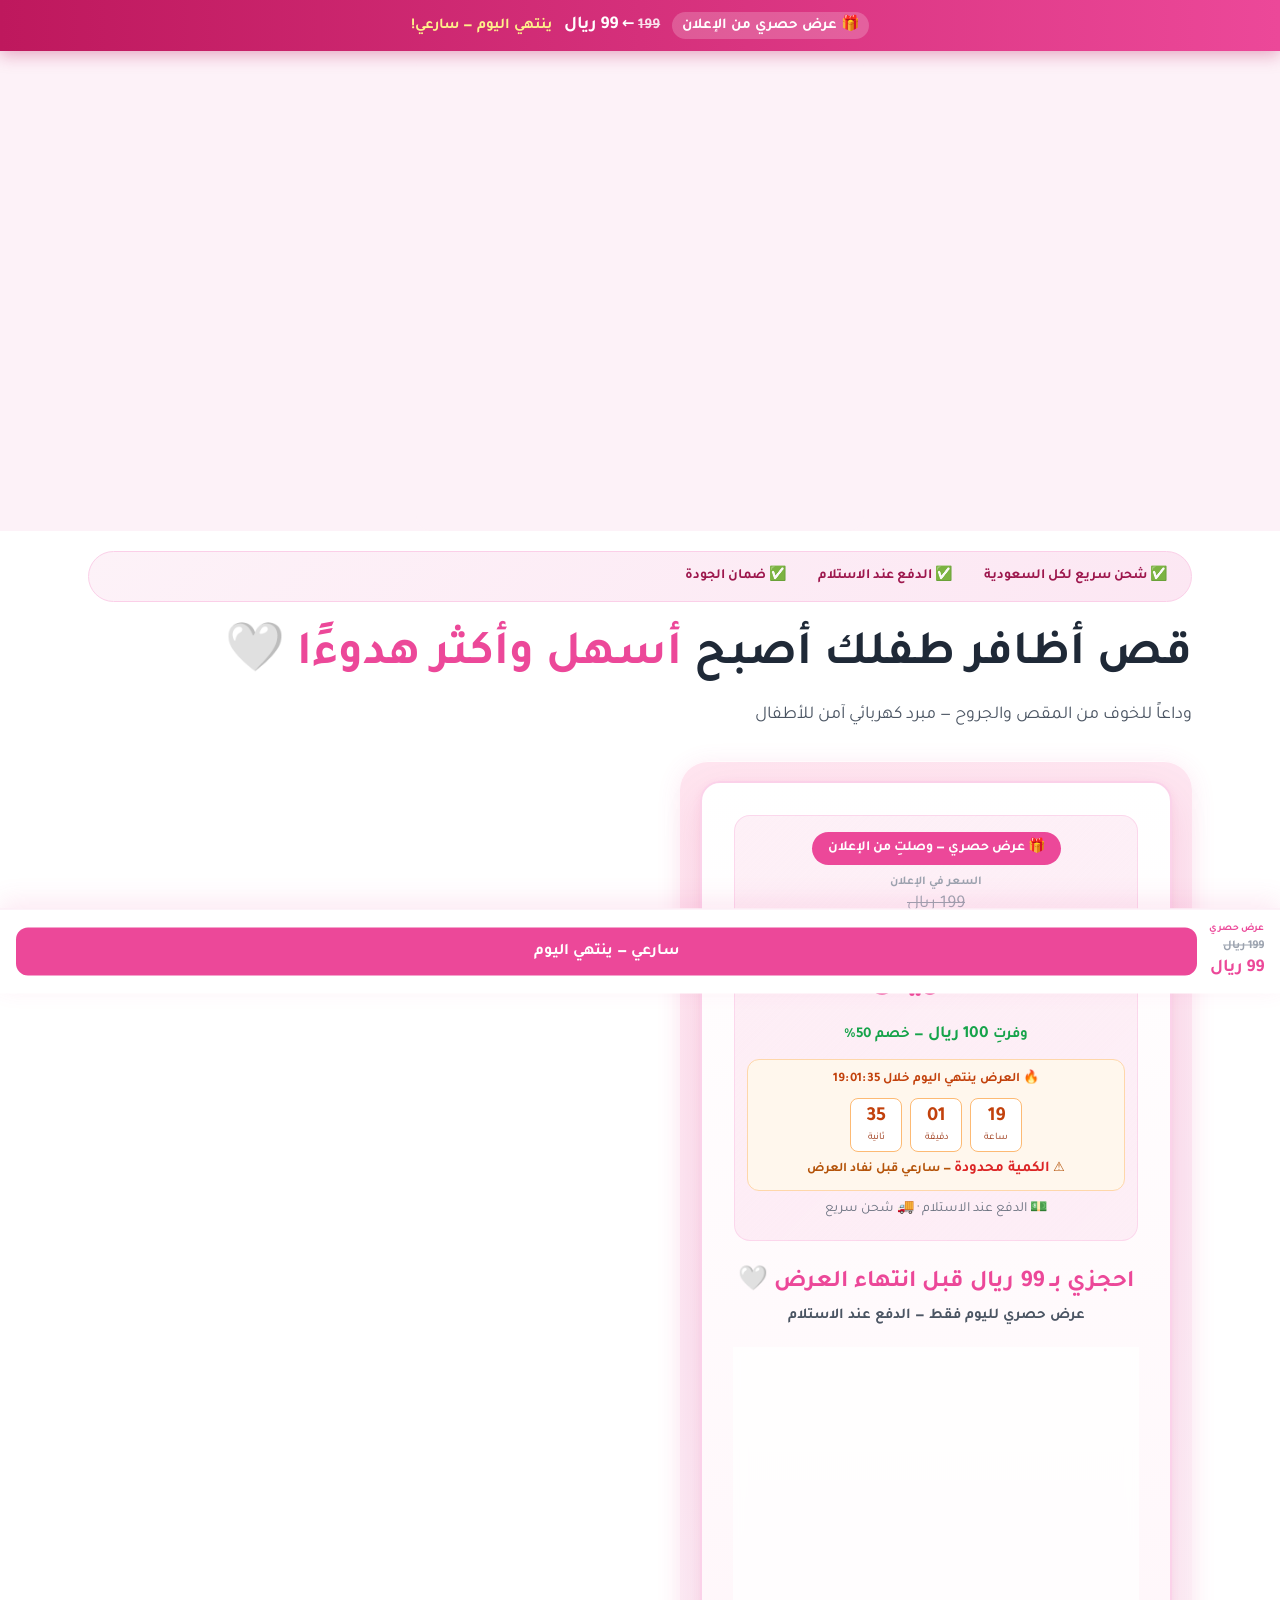
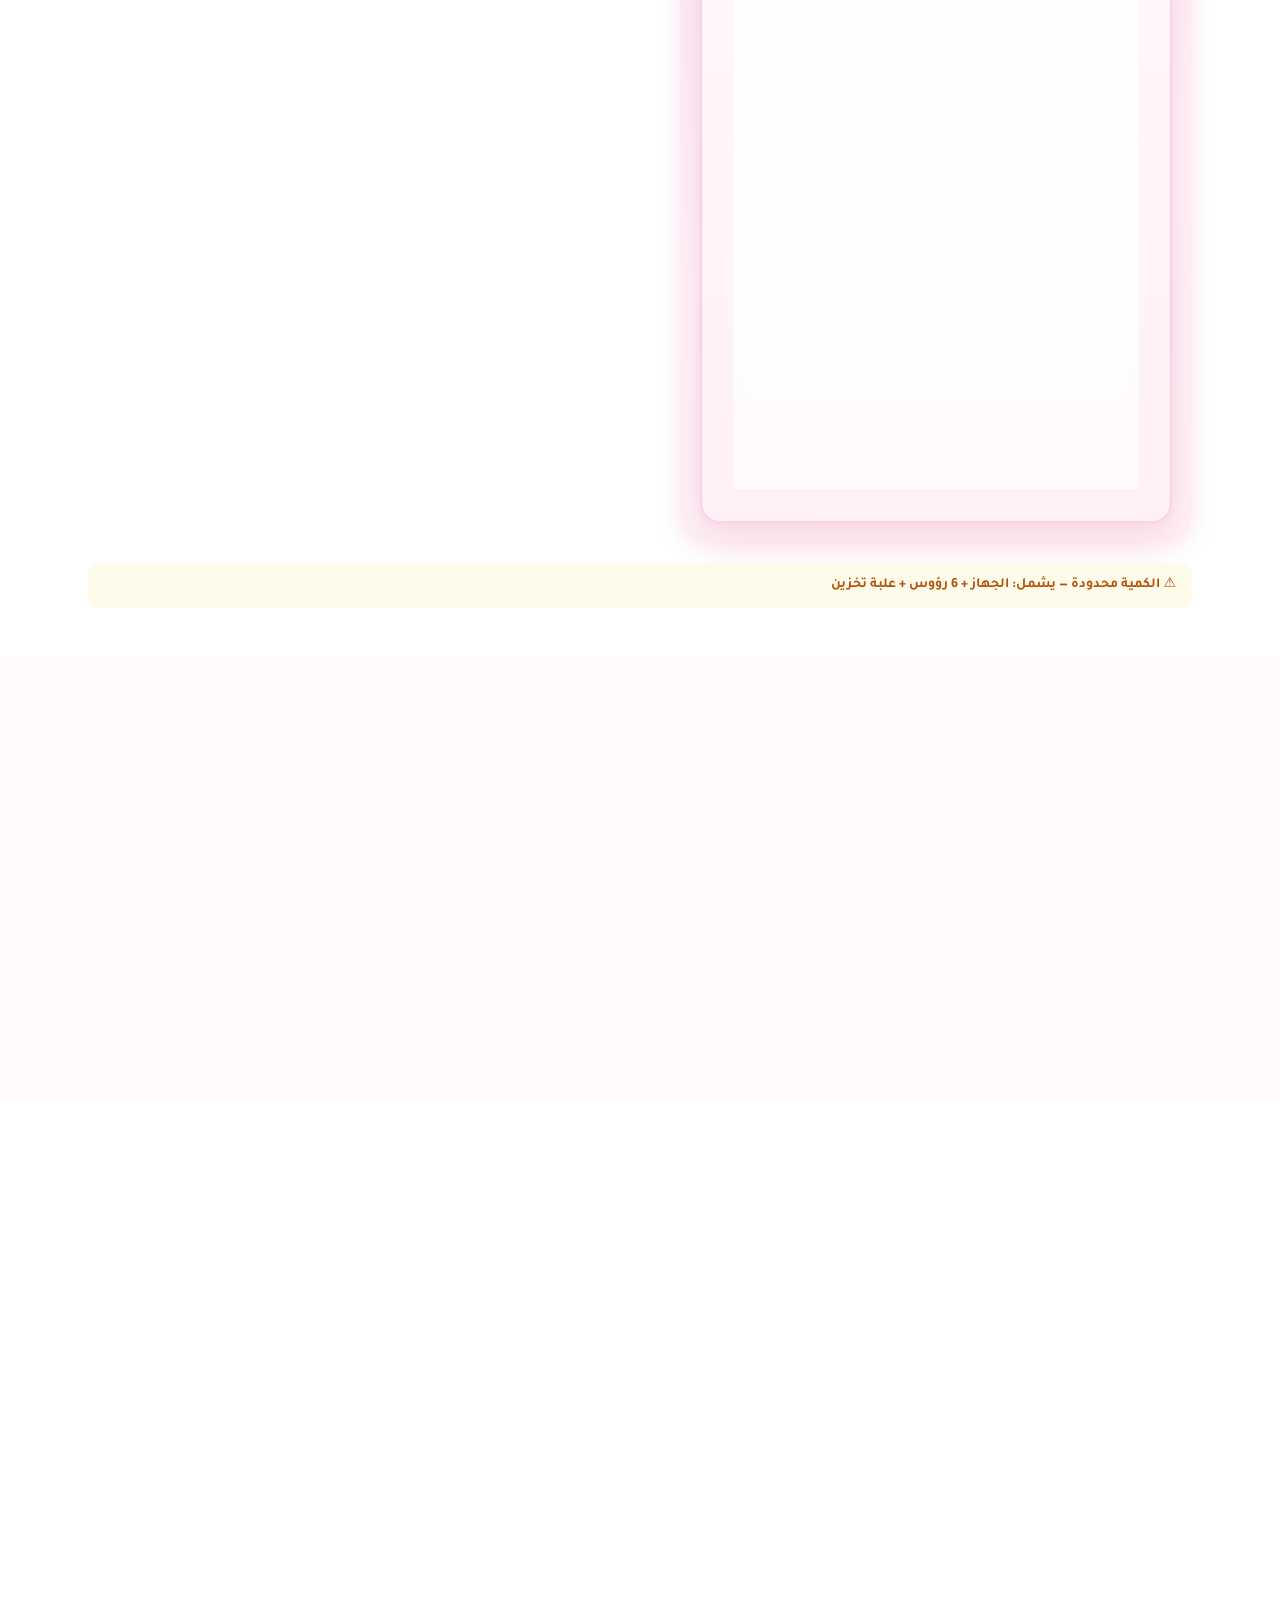
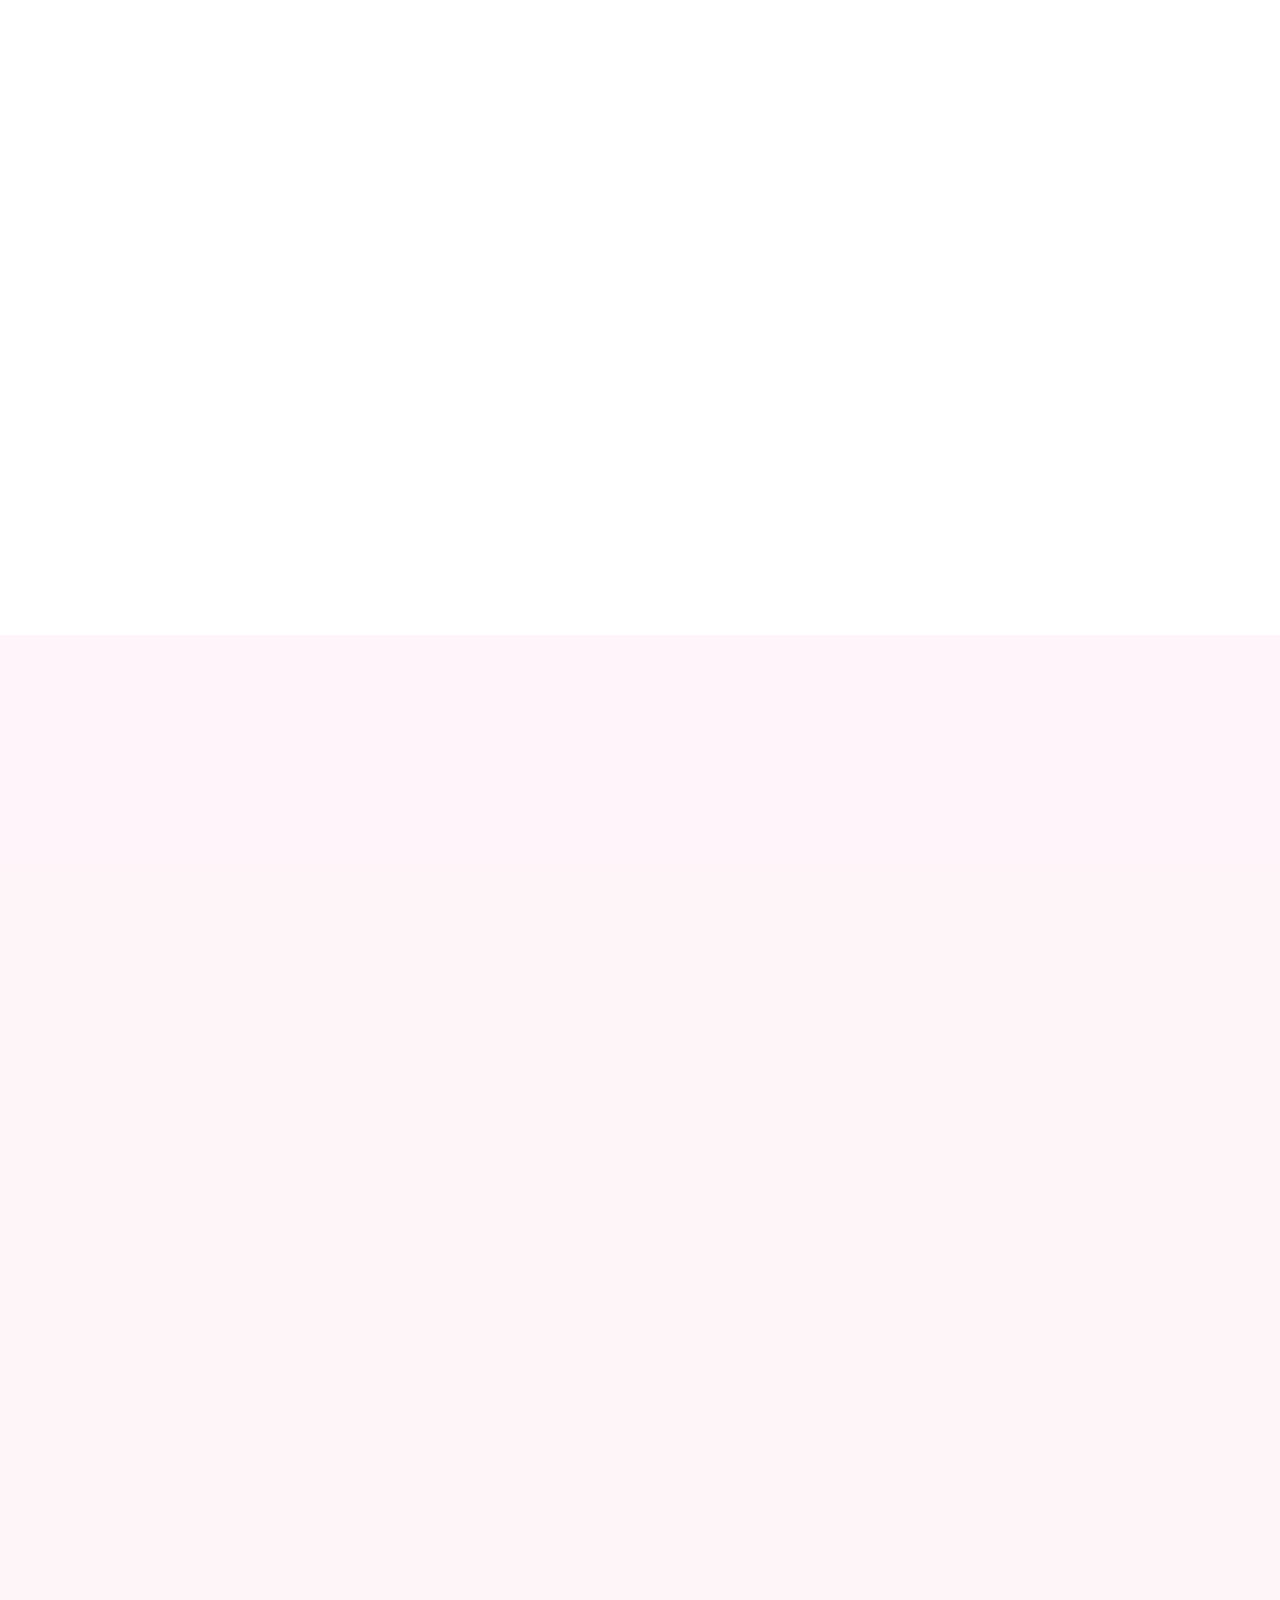
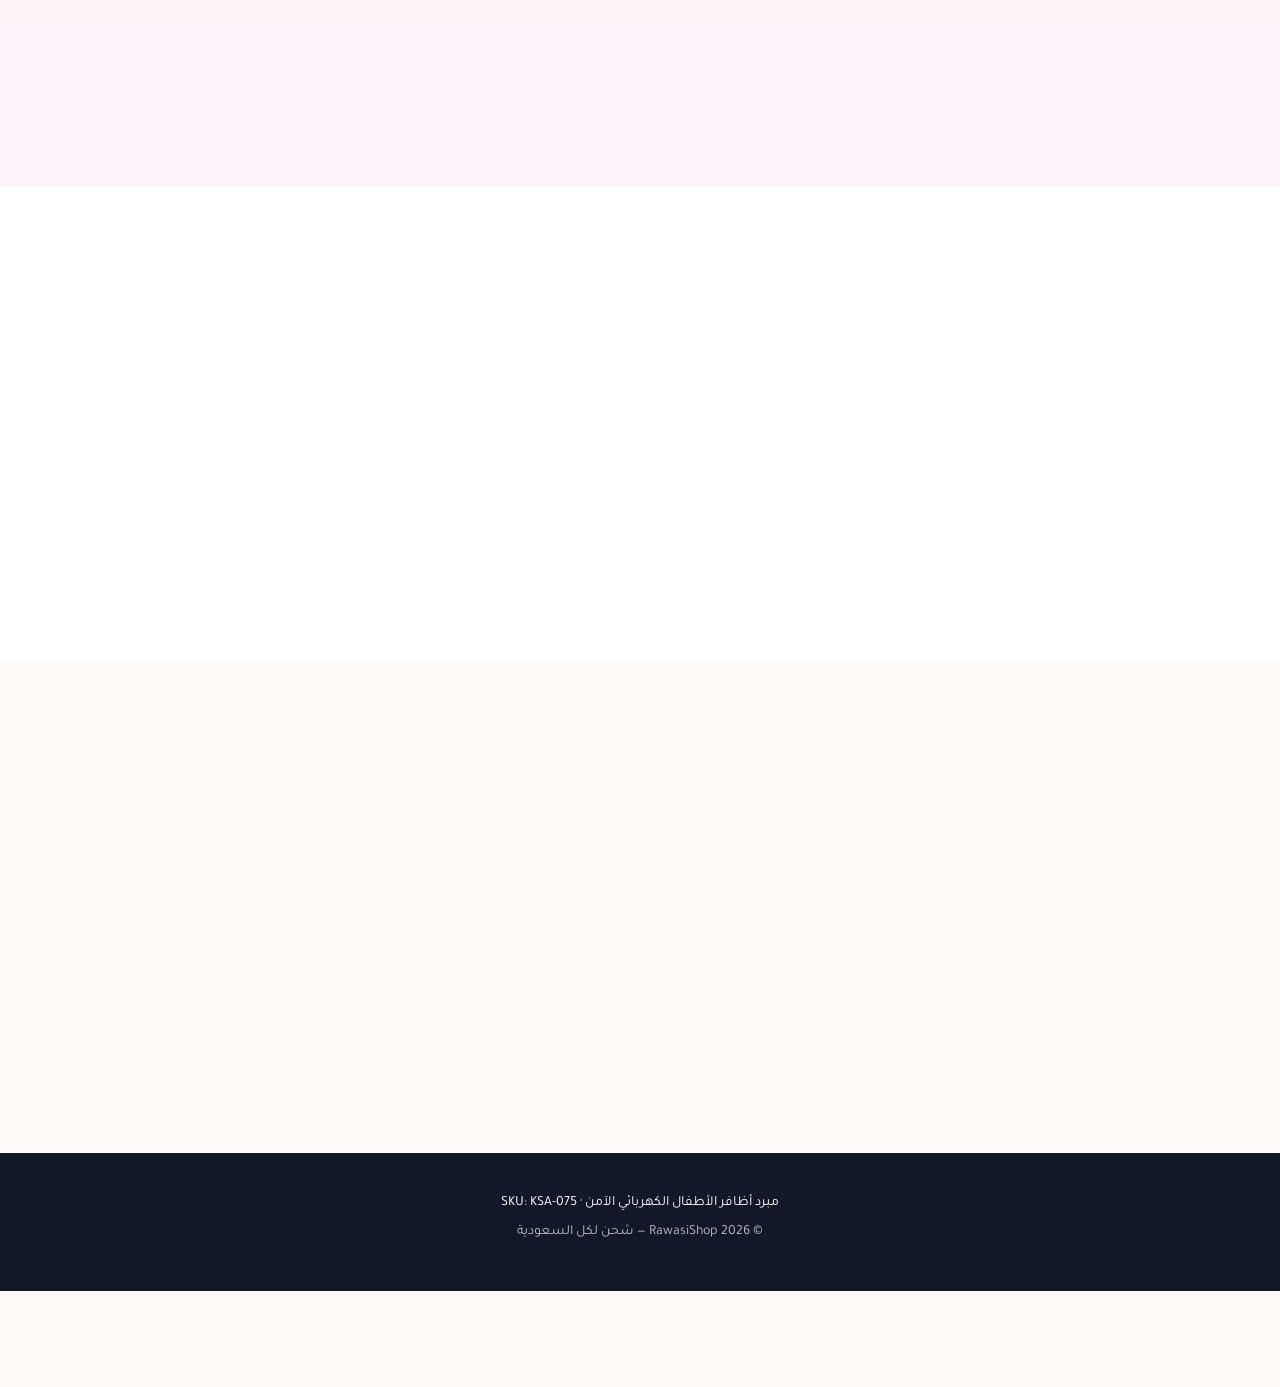
<file: p/baby/index.html>
<!DOCTYPE html>
<html lang="ar" dir="rtl">
<head>
  <meta charset="UTF-8" />
  <meta name="viewport" content="width=device-width, initial-scale=1.0, viewport-fit=cover" />
  <title>عرض حصري: مبرد أظافر الأطفال 99 بدل 199 ر.س — ينتهي اليوم | RawasiShop</title>
  <meta name="description" content="عرض حصري من الإعلان: مبرد أظافر الأطفال كان 199 ريال — الآن 99 ريال فقط. ينتهي اليوم. دفع عند الاستلام في كل السعودية." />
  <meta name="theme-color" content="#fff9fa" />
  <link rel="canonical" href="https://www.rawasishop.com/p/baby/" />
  <meta property="og:title" content="عرض حصري: 99 بدل 199 ر.س — ينتهي اليوم" />
  <meta property="og:image" content="https://www.rawasishop.com/p/baby/assets/hero.webp" />
  <link rel="icon" type="image/svg+xml" href="../../favicon.svg" />
  <link rel="dns-prefetch" href="https://fonts.googleapis.com" />
  <link rel="preload" href="baby.css?v=20260705hero" as="style" />
  <link rel="preload" as="image" href="assets/hero-640.webp?v=black-hijab" type="image/webp" fetchpriority="high" media="(max-width: 640px)" />
  <link rel="preload" as="image" href="assets/hero.webp?v=black-hijab" type="image/webp" fetchpriority="high" media="(min-width: 641px)" />
  <link rel="stylesheet" href="baby.css?v=20260705hero" />
  <!-- deploy: 20260705hero -->
  <link rel="stylesheet" href="https://fonts.googleapis.com/css2?family=Tajawal:wght@400;700&display=swap" media="print" onload="this.media='all'" />
  <noscript><link href="https://fonts.googleapis.com/css2?family=Tajawal:wght@400;700&display=swap" rel="stylesheet" /></noscript>
</head>
<body>

  <div class="exclusive-bar" role="banner" aria-label="عرض حصري من الإعلان">
    <div class="exclusive-bar__inner">
      <span class="exclusive-bar__badge">🎁 عرض حصري من الإعلان</span>
      <span class="exclusive-bar__prices"><s>199</s> ← <strong>99 ريال</strong></span>
      <span class="exclusive-bar__ends">ينتهي اليوم — سارعي!</span>
    </div>
  </div>

  <div class="hero__banner hero__banner--top">
    <picture>
      <source
        srcset="assets/hero-640.webp?v=black-hijab 640w, assets/hero.webp?v=black-hijab 960w"
        sizes="(max-width: 640px) 100vw, 28rem"
        type="image/webp" />
      <img src="assets/hero.jpg?v=black-hijab" alt="أم سعودية بالعباءة السوداء تستخدم مبرد الأظافر على طفلها النائم — عناية هادئة" class="hero__banner-img" width="819" height="1024" fetchpriority="high" decoding="async" />
    </picture>
  </div>

<form id="orderForm" novalidate>
  <input type="radio" name="qty" value="1" data-price="99" data-compare="199" checked hidden aria-hidden="true" />

  <section class="hero" id="home">
    <div class="container">
      <ul class="trust-bar" aria-label="مزايا التسوق">
        <li>✅ شحن سريع لكل السعودية</li>
        <li>✅ الدفع عند الاستلام</li>
        <li>✅ ضمان الجودة</li>
      </ul>
      <h1 class="hero__title">
        قص أظافر طفلك أصبح <span class="text-pink">أسهل وأكثر هدوءًا</span> 🤍
      </h1>
      <p class="hero__subtitle">
        وداعاً للخوف من المقص والجروح — مبرد كهربائي آمن للأطفال
      </p>

      <div class="hero__form-wrap" id="order">
          <div class="order-panel" id="orderFormPanel">
            <div class="order-panel__offer" id="offer">
              <span class="order-panel__tag">🎁 عرض حصري — وصلتِ من الإعلان</span>
              <p class="order-panel__was-label">السعر في الإعلان</p>
              <p class="order-panel__old-price" id="heroPriceOld">199 ريال</p>
              <p class="order-panel__now-label">سعركِ الحصري اليوم فقط</p>
              <p class="order-panel__price" id="heroPriceNew">99 <span>ريال</span></p>
              <p class="order-panel__save">وفرتِ <strong>100 ريال</strong> — خصم 50%</p>
              <div class="order-urgency" aria-live="polite">
                <p class="order-urgency__deal">🔥 العرض ينتهي اليوم خلال <strong id="offerCountdownText">--:--:--</strong></p>
                <div class="offer-countdown" id="countdown" aria-label="ينتهي العرض اليوم">
                  <div class="offer-countdown__box"><span class="offer-countdown__num" id="cd-h">00</span><span class="offer-countdown__lbl">ساعة</span></div>
                  <div class="offer-countdown__box"><span class="offer-countdown__num" id="cd-m">00</span><span class="offer-countdown__lbl">دقيقة</span></div>
                  <div class="offer-countdown__box"><span class="offer-countdown__num" id="cd-s">00</span><span class="offer-countdown__lbl">ثانية</span></div>
                </div>
                <p class="order-urgency__stock">⚠️ <strong>الكمية محدودة</strong> — سارعي قبل نفاد العرض</p>
              </div>
              <p class="order-panel__note">💵 الدفع عند الاستلام · 🚚 شحن سريع</p>
            </div>

            <h2 class="order-panel__heading">احجزي بـ 99 ريال قبل انتهاء العرض 🤍</h2>
            <p class="order-panel__sub">عرض حصري لليوم فقط — الدفع عند الاستلام</p>

            <div class="form-stack">
              <div class="form-row">
                <div class="form-field">
                  <label for="fullname">الاسم الكامل</label>
                  <input type="text" id="fullname" name="fullname" placeholder="مثال: منال العتيبي" required autocomplete="name" />
                  <span class="err" data-for="fullname"></span>
                </div>
                <div class="form-field">
                  <label for="phone">رقم الهاتف</label>
                  <input type="tel" id="phone" name="phone" inputmode="numeric" placeholder="05xxxxxxxx" required autocomplete="tel" dir="ltr" />
                  <span class="err" data-for="phone"></span>
                </div>
              </div>
              <div class="form-field">
                <label for="city">المحافظة</label>
                <select id="city" name="city" required autocomplete="off">
                  <option value="" disabled selected>اختاري المحافظة</option>
                  <option value="منطقة الرياض">منطقة الرياض</option>
                  <option value="منطقة مكة المكرمة">منطقة مكة المكرمة</option>
                  <option value="المنطقة الشرقية">المنطقة الشرقية</option>
                  <option value="منطقة المدينة المنورة">منطقة المدينة المنورة</option>
                  <option value="منطقة القصيم">منطقة القصيم</option>
                  <option value="منطقة عسير">منطقة عسير</option>
                  <option value="منطقة تبوك">منطقة تبوك</option>
                  <option value="منطقة حائل">منطقة حائل</option>
                  <option value="منطقة الحدود الشمالية">منطقة الحدود الشمالية</option>
                  <option value="منطقة جازان">منطقة جازان</option>
                  <option value="منطقة نجران">منطقة نجران</option>
                  <option value="منطقة الباحة">منطقة الباحة</option>
                  <option value="منطقة الجوف">منطقة الجوف</option>
                </select>
                <span class="err" data-for="city"></span>
              </div>
              <div class="form-field">
                <label for="address">العنوان الكامل</label>
                <input type="text" id="address" name="address" placeholder="الحي، الشارع، رقم المبنى، أقرب معلم" required autocomplete="street-address" />
                <span class="err" data-for="address"></span>
              </div>

              <div class="form-total">
                <span>المجموع</span>
                <span class="form-total__amount" id="totalPrice">99 ريال</span>
              </div>

              <ul class="form-trust">
                <li>✅ آمن ولطيف على أظافر الأطفال</li>
                <li>✅ هادئ ولا يوقظ الطفل</li>
                <li>✅ الدفع عند الاستلام</li>
              </ul>

              <button type="submit" class="btn-submit" id="orderSubmit">🔒 احجزي بـ 99 ريال — العرض ينتهي اليوم</button>
              <p class="form-privacy">بياناتكِ آمنة ولن تُشارك مع أي طرف ثالث</p>
            </div>
          </div>
      </div>
      <p class="hero__kit-note">⚠️ الكمية محدودة — يشمل: الجهاز + 6 رؤوس + علبة تخزين</p>
    </div>
  </section>

  <section class="section">
    <div class="container container--mid">
      <h2 class="section__title">المشكلة التي تواجه <span class="text-pink">كل أم</span></h2>
      <div class="cards-3">
        <div class="card">
          <div class="card__emoji">😰</div>
          <h3 class="card__title">الخوف من الجروح</h3>
          <p class="card__text">الأصابع الصغيرة تحتاج عناية خاصة وحذراً دائماً</p>
        </div>
        <div class="card">
          <div class="card__emoji">👶</div>
          <h3 class="card__title">الطفل يتحرك كثيراً</h3>
          <p class="card__text">يصعب قص الأظافر بالمقص التقليدي بأمان</p>
        </div>
        <div class="card">
          <div class="card__emoji">💔</div>
          <h3 class="card__title">توتر الأم</h3>
          <p class="card__text">خوف دائم أثناء قص أظافر الطفل كل أسبوع</p>
        </div>
      </div>
    </div>
  </section>

  <section class="section section--white">
    <div class="container split">
      <div class="split__images">
        <picture>
          <source srcset="assets/product-in-use.webp" type="image/webp" />
          <img src="assets/product-in-use.png" alt="مبرد أظافر الأطفال أثناء الاستخدام — آمن على الأصابع الصغيرة" class="rounded-img rounded-img--lead" loading="lazy" decoding="async" width="800" height="800" />
        </picture>
        <picture>
          <source srcset="assets/usage.webp" type="image/webp" />
          <img src="assets/usage.jpg" alt="أم تستخدم مبرد الأظافر على طفلها النائم بهدوء" class="rounded-img" loading="lazy" decoding="async" width="960" height="960" />
        </picture>
        <picture>
          <source srcset="assets/lifestyle-product.webp" type="image/webp" />
          <img src="assets/lifestyle-product.jpg" alt="أم سعودية مع طفلها — مبرد أظافر الأطفال" class="rounded-img" loading="lazy" decoding="async" width="960" height="960" />
        </picture>
        <picture>
          <source srcset="assets/product.webp" type="image/webp" />
          <img src="assets/product.jpg" alt="مبرد أظافر الأطفال — الجهاز مع 6 رؤوس وعلبة التخزين" class="rounded-img" loading="lazy" decoding="async" width="600" height="600" />
        </picture>
      </div>
      <div>
        <h2 class="section__title section__title--left">الحل الآمن الذي <span class="text-pink">تثق به كل أم</span></h2>
        <ul class="feature-list">
          <li><span>✅</span> مصمم بلطف ليناسب أظافر الأطفال الحساسة</li>
          <li><span>✅</span> هادئ جداً ولا يوقظ الطفل</li>
          <li><span>✅</span> مزود بإضاءة LED للاستخدام الليلي</li>
          <li><span>✅</span> 6 رؤوس حسب العمر</li>
          <li><span>✅</span> سرعتان واتجاهان</li>
          <li><span>✅</span> مناسب للمواليد وحتى الكبار</li>
        </ul>
      </div>
    </div>
  </section>

  <section class="section section--pink" id="ages">
    <div class="container container--narrow">
      <h2 class="section__title">طريقة الاستعمال <span class="text-pink">حسب عمر طفلك</span></h2>
      <p class="ages-intro">6 رؤوس — لكل مرحلة عمرية</p>
      <p class="ages-sub">اختاري الرأس المناسب — آمن ولطيف دائماً</p>

      <div class="age-list">
        <div class="age-item">
          <span class="age-dot age-dot--white" aria-hidden="true"></span>
          <div class="age-item__body">
            <strong>أبيض</strong>
            <span>0–3 أشهر · الألطف للمواليد</span>
          </div>
          <span class="age-item__tag">مواليد</span>
        </div>
        <div class="age-item">
          <span class="age-dot age-dot--blue" aria-hidden="true"></span>
          <div class="age-item__body">
            <strong>أزرق</strong>
            <span>3–6 أشهر · ناعم للرضّع</span>
          </div>
          <span class="age-item__tag">رضيع</span>
        </div>
        <div class="age-item">
          <span class="age-dot age-dot--orange" aria-hidden="true"></span>
          <div class="age-item__body">
            <strong>برتقالي</strong>
            <span>6–12 شهر · للأطفال النشطين</span>
          </div>
          <span class="age-item__tag">طفل</span>
        </div>
        <div class="age-item">
          <span class="age-dot age-dot--green" aria-hidden="true"></span>
          <div class="age-item__body">
            <strong>أخضر</strong>
            <span>12+ شهر · أقوى قليلاً</span>
          </div>
          <span class="age-item__tag">كبير</span>
        </div>
        <div class="age-item">
          <span class="age-dot age-dot--metal" aria-hidden="true"></span>
          <div class="age-item__body">
            <strong>معدني</strong>
            <span>تلميع وتنعيم السطح</span>
          </div>
          <span class="age-item__tag">للكبار</span>
        </div>
        <div class="age-item">
          <span class="age-dot age-dot--gray" aria-hidden="true"></span>
          <div class="age-item__body">
            <strong>أسطواني</strong>
            <span>زوايا وأطراف دقيقة</span>
          </div>
          <span class="age-item__tag">دقة</span>
        </div>
      </div>

      <div class="kit-grid">
        <div class="kit-card">
          <picture>
            <source srcset="assets/kit-heads.webp" type="image/webp" />
            <img src="assets/kit-heads.jpg" alt="6 رؤوس طحن" loading="lazy" decoding="async" width="320" height="320" />
          </picture>
          <strong>6 رؤوس طحن</strong>
          <span>بسماكات مختلفة</span>
        </div>
        <div class="kit-card">
          <picture>
            <source srcset="assets/kit-case.webp" type="image/webp" />
            <img src="assets/kit-case.jpg" alt="علبة تخزين" loading="lazy" decoding="async" width="320" height="315" />
          </picture>
          <strong>علبة تخزين</strong>
          <span>شفافة ومحمولة</span>
        </div>
        <div class="kit-card">
          <picture>
            <source srcset="assets/kit-device.webp" type="image/webp" />
            <img src="assets/kit-device.jpg" alt="الجهاز الكهربائي" loading="lazy" decoding="async" width="320" height="320" />
          </picture>
          <strong>الجهاز الكهربائي</strong>
          <span>بطارية مدمجة</span>
        </div>
      </div>
    </div>
  </section>

  <section class="section section--white" id="delivery">
    <div class="container container--mid split">
      <div>
        <picture>
          <source srcset="assets/delivery.webp" type="image/webp" />
          <img src="assets/delivery.jpg" alt="توصيل المنتج لباب البيت — الدفع عند الاستلام" class="rounded-img" loading="lazy" decoding="async" width="720" height="540" />
        </picture>
      </div>
      <div class="delivery-text">
        <h2 class="section__title section__title--left"><span class="text-pink">التوصيل</span> 🚚</h2>
        <p class="delivery-lead">
          يصلك لبابك في <span class="text-pink">24–48 ساعة</span>
        </p>
        <p class="delivery-body">
          ادفعي عند الاستلام — لا حاجة لبطاقة بنكية أو دفع مسبق.<br>
          <span class="text-pink font-bold">نثق بكِ وتثقين بنا.</span>
        </p>
        <div class="delivery-tags">
          <span>💵 الدفع عند الاستلام</span>
          <span>📦 افحصي الطرد قبل الدفع</span>
          <span>🇸🇦 كل مدن السعودية</span>
        </div>
      </div>
    </div>
  </section>

  <section class="section">
    <div class="container container--mid">
      <h2 class="section__title">تجارب أمهات سعوديات 🤍</h2>
      <p class="testimonials-sub">+5000 أم سعيدة</p>
      <div class="cards-3">
        <div class="card">
          <div class="stars">★★★★★</div>
          <p class="testimonial-text">أفضل منتج اشتريته لطفلي، آمن جداً وسهل الاستخدام</p>
          <p class="testimonial-author">أم سارة — الرياض</p>
        </div>
        <div class="card">
          <div class="stars">★★★★★</div>
          <p class="testimonial-text">كنت أخاف من المقص التقليدي، الآن ارتحت تماماً</p>
          <p class="testimonial-author">أم نورة — جدة</p>
        </div>
        <div class="card">
          <div class="stars">★★★★★</div>
          <p class="testimonial-text">منتج ممتاز وأنصح به لكل أم</p>
          <p class="testimonial-author">أم منى — الدمام</p>
        </div>
      </div>
    </div>
  </section>
</form>

<footer class="footer">
  <p>مبرد أظافر الأطفال الكهربائي الآمن · SKU: KSA-075</p>
  <p class="muted">© <span id="year"></span> RawasiShop — شحن لكل السعودية</p>
</footer>

<div class="modal" id="successModal" aria-hidden="true">
  <div class="modal__box">
    <div class="modal__icon">✅</div>
    <h3 class="modal__title">تم حجز منتجك بنجاح!</h3>
    <p class="modal__text">شكراً <span id="successName">عزيزتنا</span> 💕<br>لضمان عدم إلغاء الطلب، يرجى الاستعداد لاستقبال مكالمة فريق التأكيد بعد قليل.<br>📞 أبقي هاتفك في المتناول لتسريع العملية.</p>
    <button type="button" id="modalClose" class="btn-modal">رائع 💕</button>
  </div>
</div>

<div class="sticky-cta" id="stickyCta">
  <div class="sticky-cta__price">
    <span class="sticky-cta__label">عرض حصري</span>
    <span class="sticky-cta__old" id="stickyPriceOld">199 ريال</span>
    <span class="sticky-cta__new" id="stickyPriceNew">99 ريال</span>
  </div>
  <a href="#order" class="sticky-cta__btn" id="stickyScrollBtn">سارعي — ينتهي اليوم</a>
</div>

<script>
(function () {
  var cdH = document.getElementById('cd-h');
  if (!cdH) return;
  var end = new Date();
  end.setHours(23, 59, 59, 999);
  function tick() {
    var diff = Math.max(0, end - new Date());
    var h = Math.floor(diff / 3600000);
    var m = Math.floor((diff % 3600000) / 60000);
    var s = Math.floor((diff % 60000) / 1000);
    var pad = function (n) { return String(n).padStart(2, '0'); };
    cdH.textContent = pad(h);
    document.getElementById('cd-m').textContent = pad(m);
    document.getElementById('cd-s').textContent = pad(s);
    var txt = document.getElementById('offerCountdownText');
    if (txt) txt.textContent = pad(h) + ':' + pad(m) + ':' + pad(s);
  }
  tick();
  setInterval(tick, 1000);
})();
</script>

<script src="../../js/ksadrop-baby-config.js?v=20260705watch" defer></script>
<script src="../../js/traffic-source.js?v=20260705watch" defer></script>
<script src="../../js/facebook-pixel.js?v=20260705watch" defer></script>
<script src="../../js/main.js?v=20260705watch" defer></script>
</body>
</html>
</file>
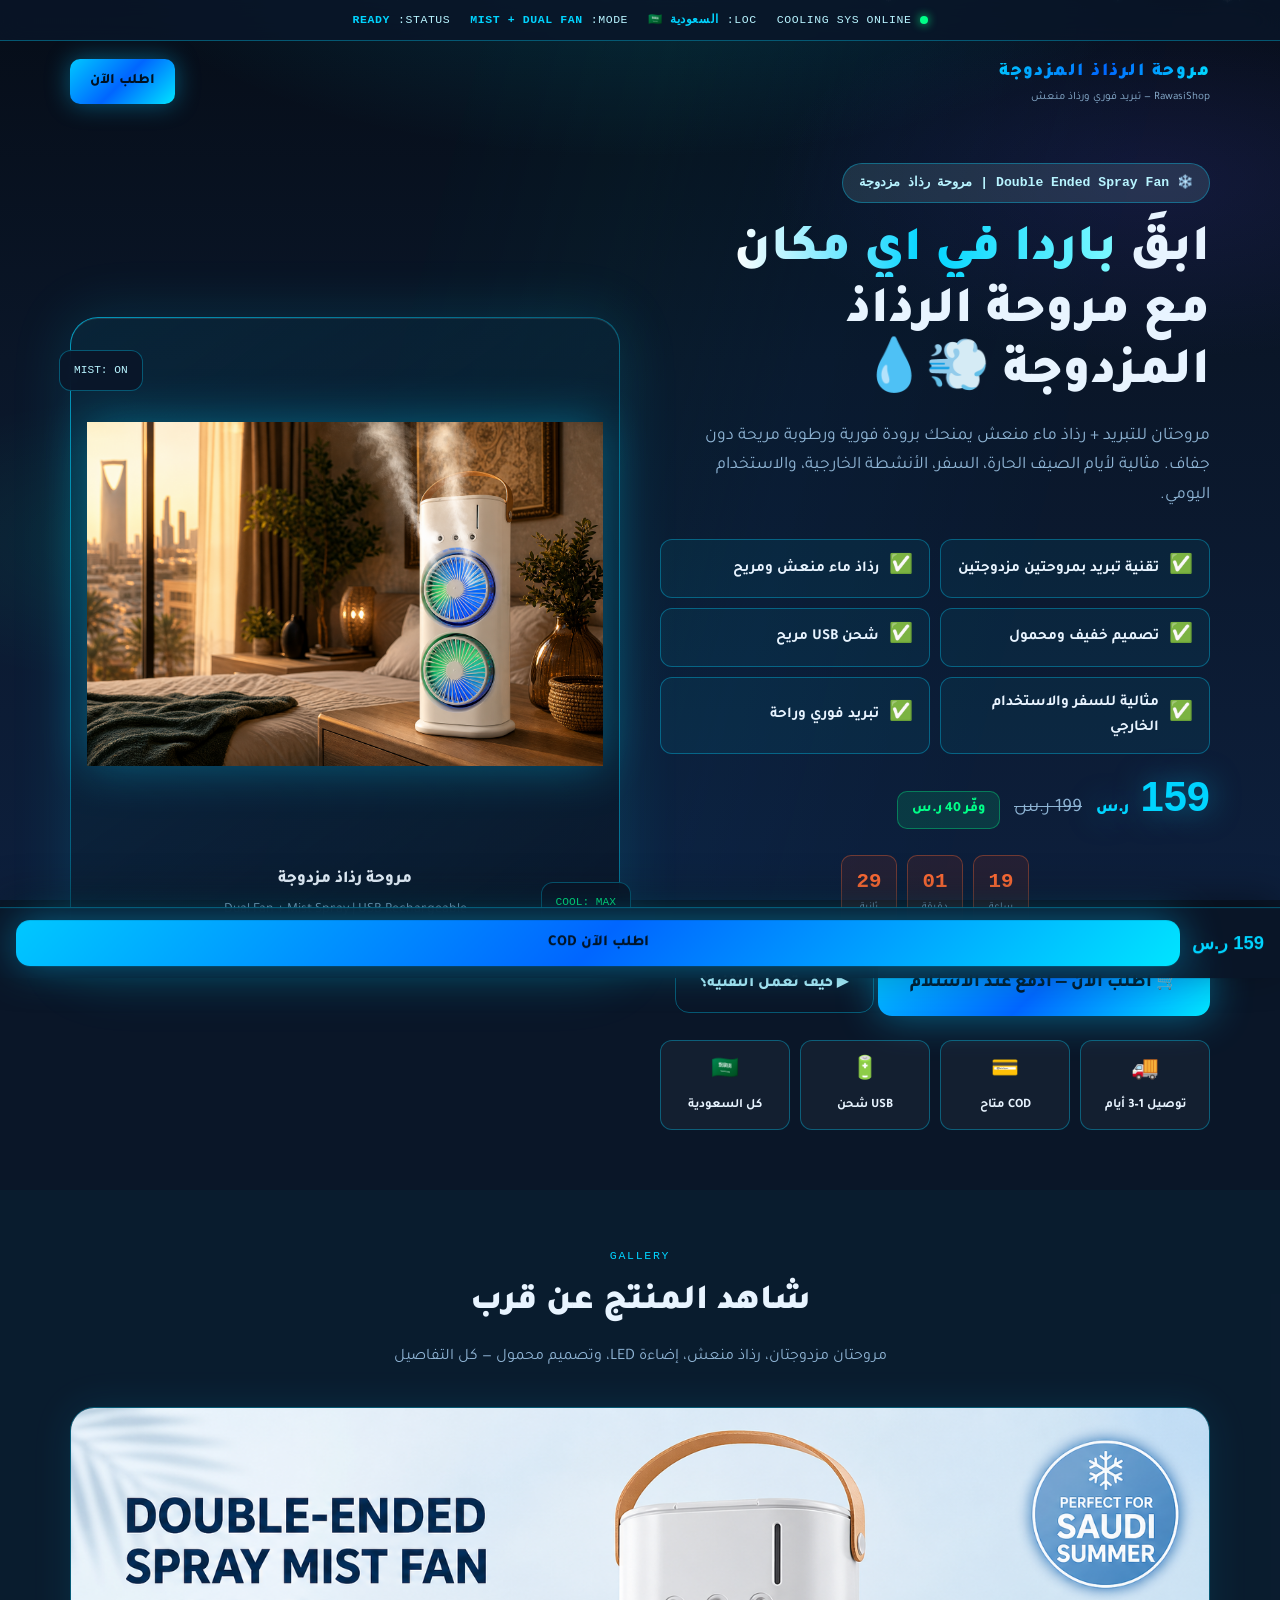
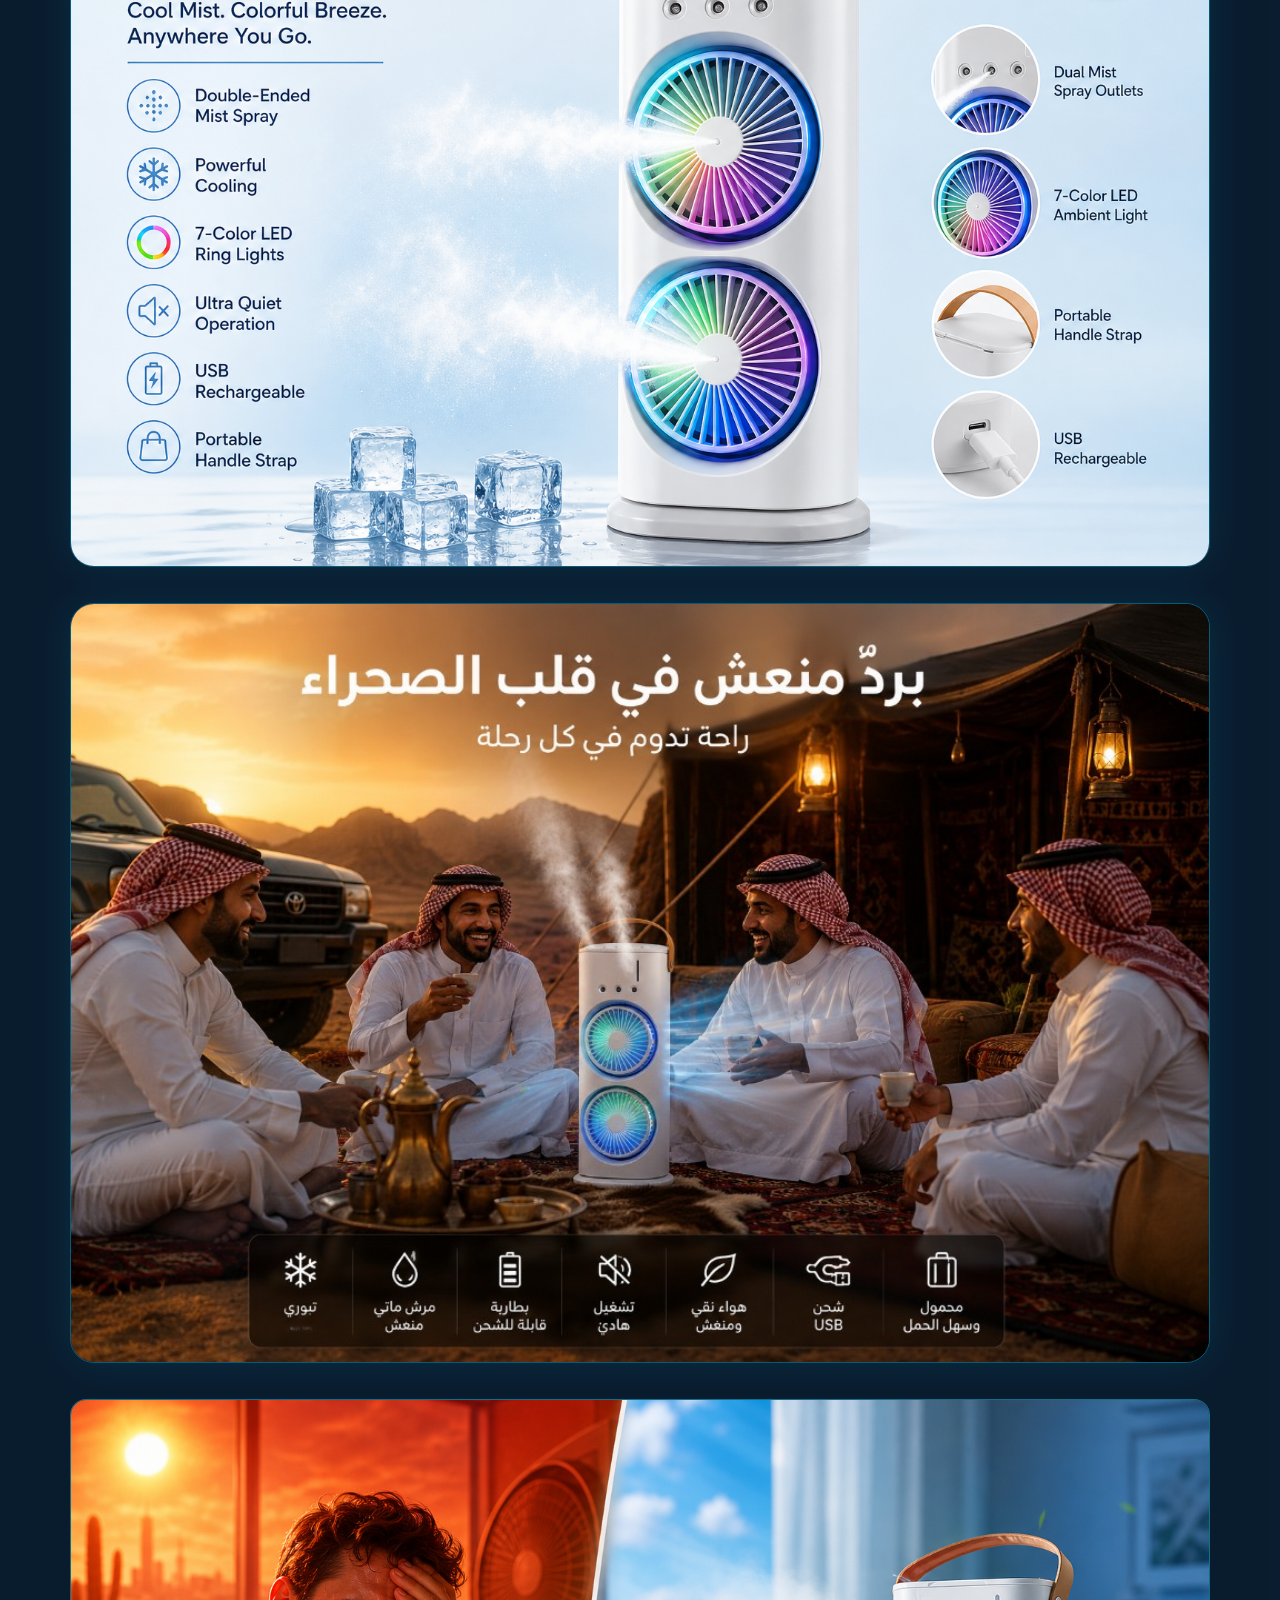
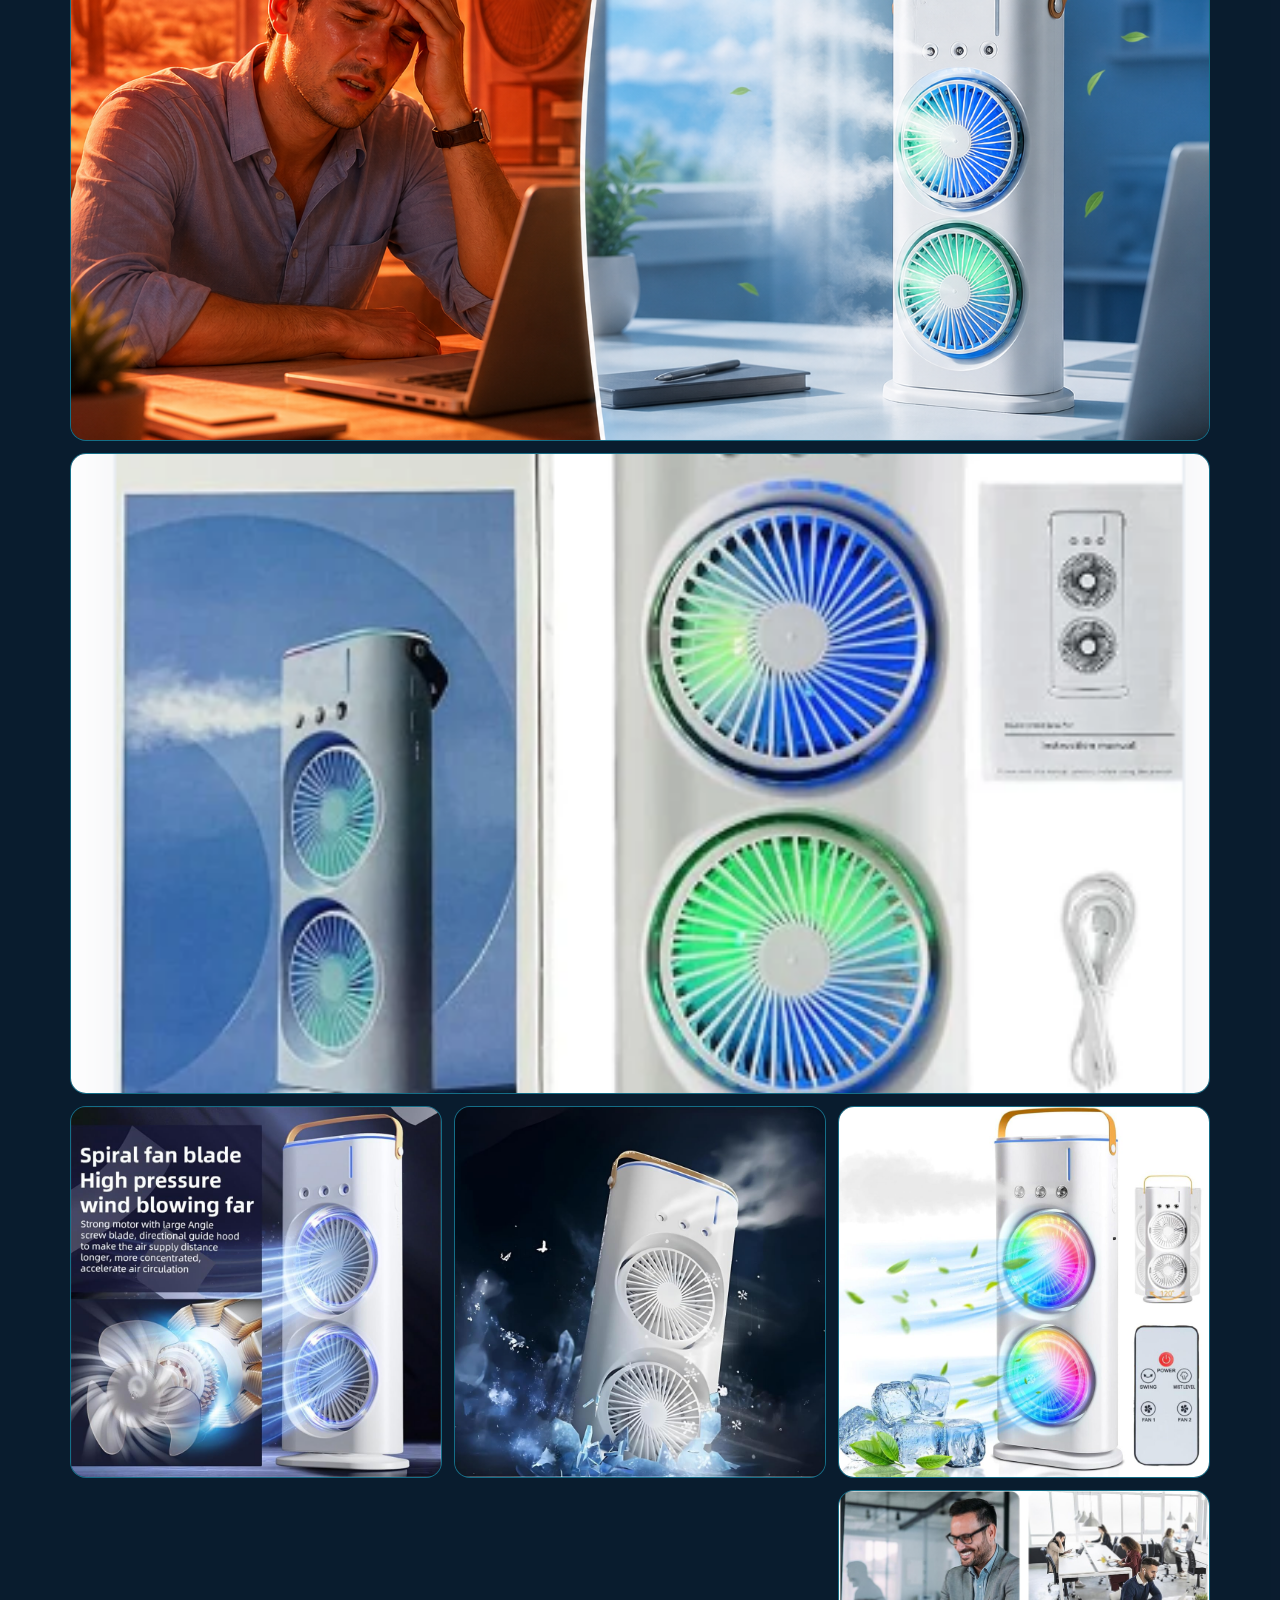
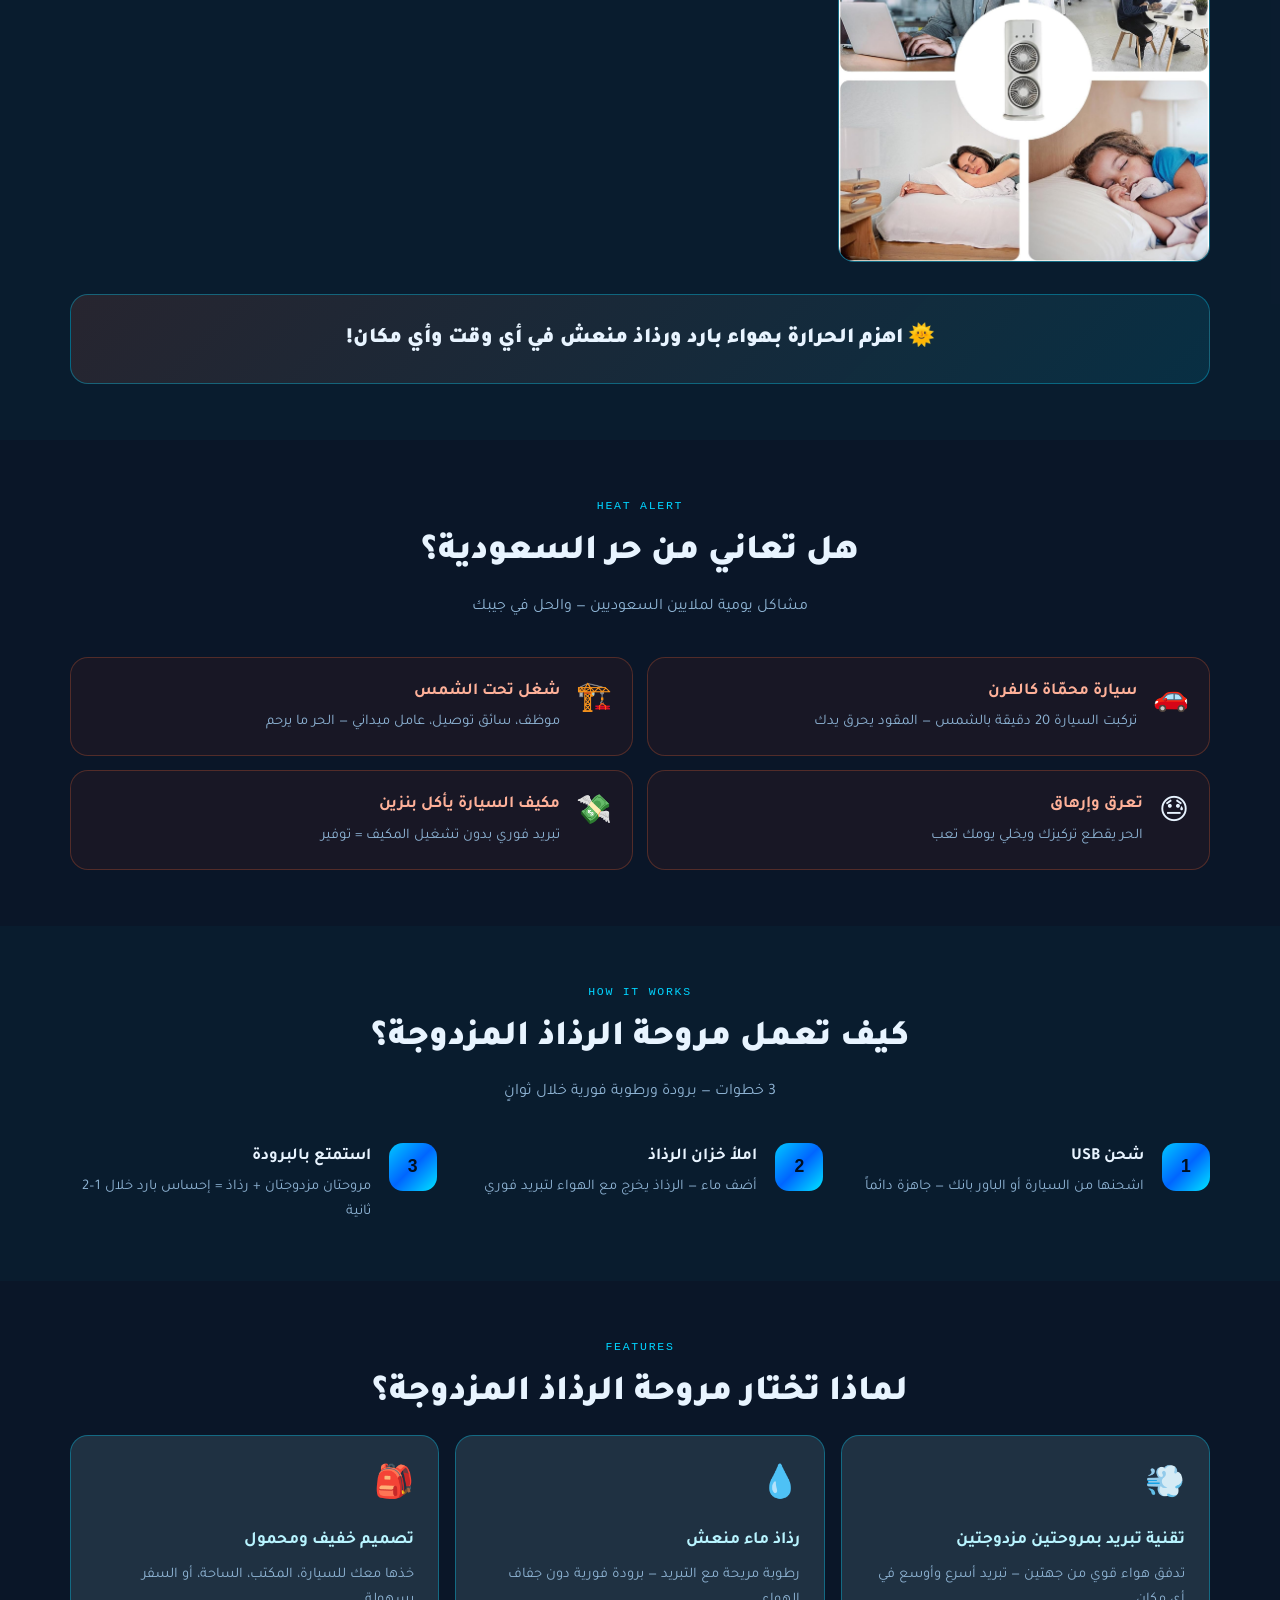
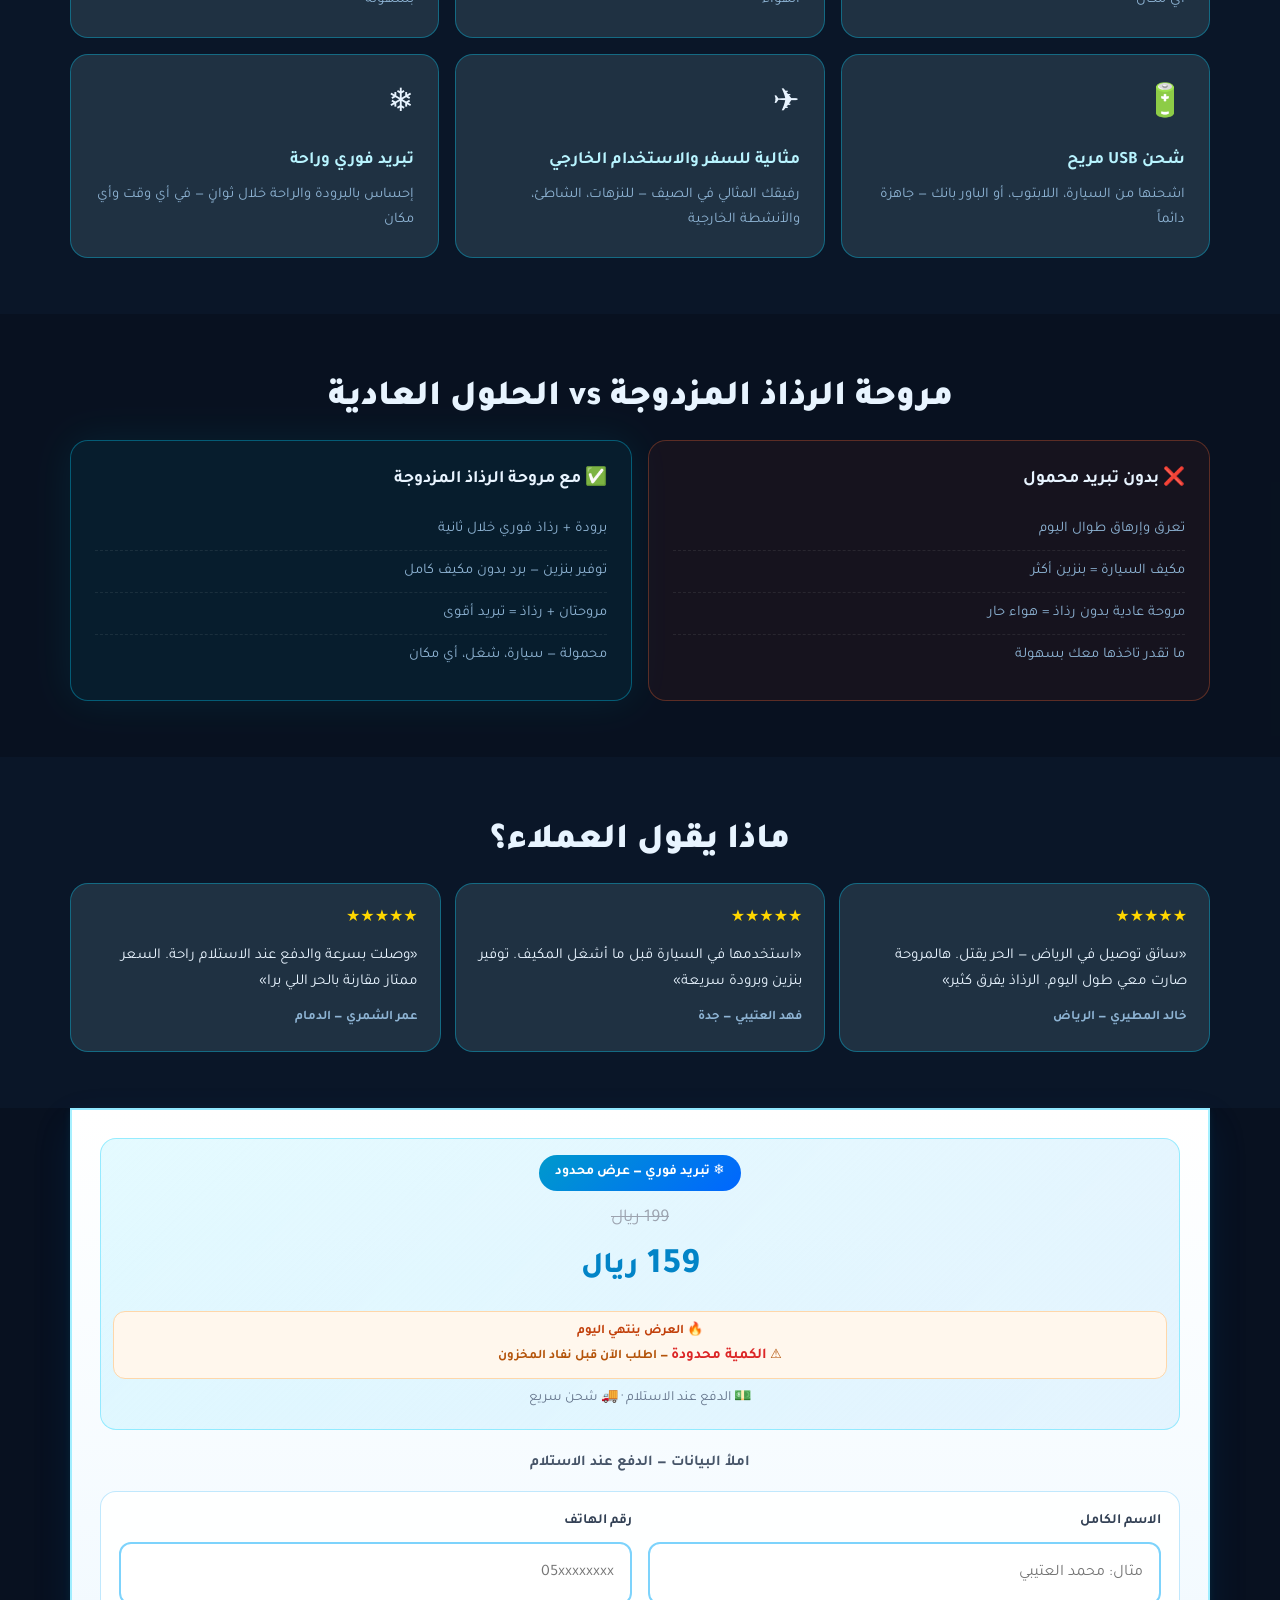
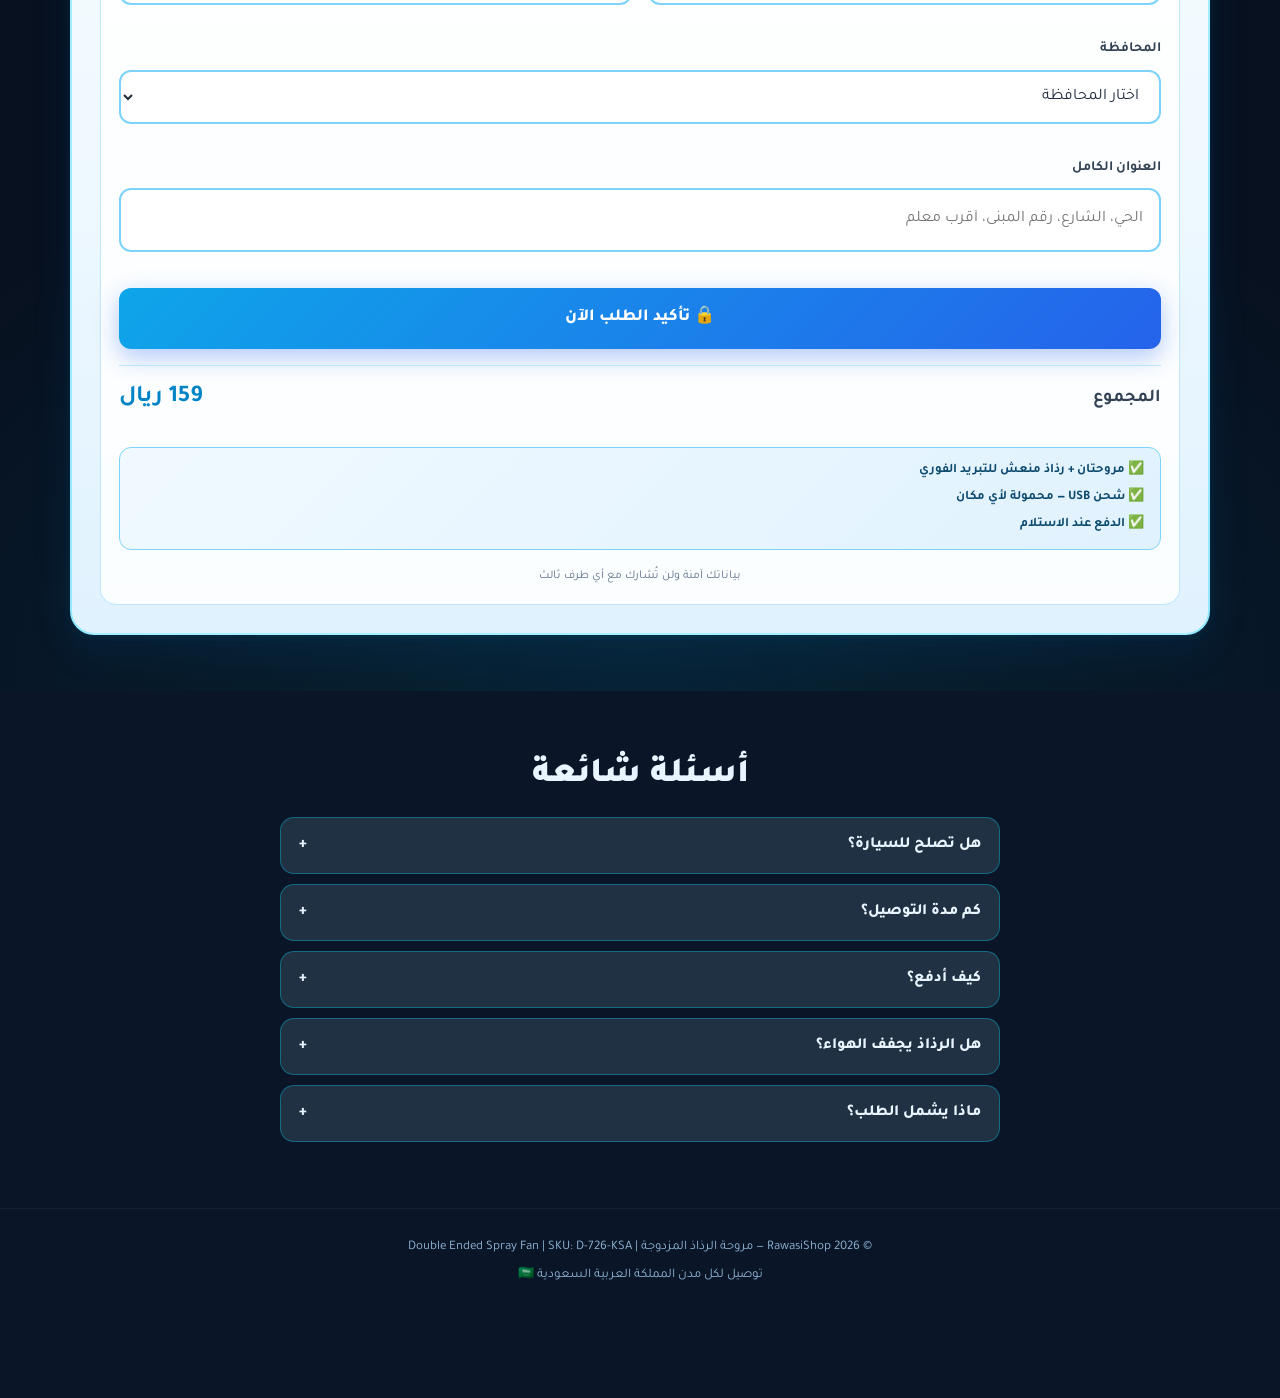
<file: p/spray-fan/index.html>
<!DOCTYPE html>
<html lang="ar" dir="rtl">
<head>
  <meta charset="UTF-8">
  <meta name="viewport" content="width=device-width, initial-scale=1.0, viewport-fit=cover">
  <meta name="description" content="مروحة رذاذ مزدوجة — تبريد فوري ورذاذ منعش. مثالية للصيف والسفر والاستخدام اليومي. 159 ر.س | دفع عند الاستلام | توصيل لكل السعودية.">
  <meta name="theme-color" content="#0a1628">
  <link rel="canonical" href="https://www.rawasishop.com/p/spray-fan/" />
  <meta property="og:title" content="مروحة الرذاذ المزدوجة — 159 ر.س" />
  <meta property="og:image" content="https://www.rawasishop.com/p/spray-fan/images/hero-ad.webp" />
  <link rel="icon" type="image/svg+xml" href="../../favicon.svg" />
  <title>مروحة الرذاذ المزدوجة | تبريد فوري ورذاذ منعش — 159 ر.س</title>
  <link rel="dns-prefetch" href="https://connect.facebook.net" />
  <link rel="dns-prefetch" href="https://fonts.googleapis.com" />
  <link rel="preload" as="image" href="images/hero-ad-640.webp?v=20260623" type="image/webp" fetchpriority="high" media="(max-width: 640px)" />
  <link rel="preload" as="image" href="images/hero-ad.webp?v=20260623" type="image/webp" fetchpriority="high" media="(min-width: 641px)" />
  <link rel="stylesheet" href="https://fonts.googleapis.com/css2?family=Tajawal:wght@400;700&display=swap" media="print" onload="this.media='all'" />
  <noscript><link href="https://fonts.googleapis.com/css2?family=Tajawal:wght@400;700&display=swap" rel="stylesheet" /></noscript>
  <style>
    :root {
      --ice: #b8f4ff;
      --ice-glow: #00d4ff;
      --arctic: #0a1628;
      --arctic-mid: #122240;
      --arctic-light: #1a3358;
      --frost: rgba(184, 244, 255, 0.12);
      --frost-border: rgba(0, 212, 255, 0.35);
      --hot: #ff6b35;
      --hot-glow: #ff3d00;
      --text: #e8f4ff;
      --muted: #8eb4d4;
      --cta: linear-gradient(135deg, #00c8ff 0%, #0066ff 50%, #00e5ff 100%);
      --radius: 18px;
    }

    *, *::before, *::after { box-sizing: border-box; margin: 0; padding: 0; }
    html { scroll-behavior: smooth; }
    body {
      font-family: 'Tajawal', system-ui, -apple-system, 'Segoe UI', sans-serif;
      background: var(--arctic);
      color: var(--text);
      line-height: 1.7;
      overflow-x: hidden;
    }

    /* ─── Aurora + snow background ─── */
    .bg-scene {
      position: fixed;
      inset: 0;
      z-index: 0;
      pointer-events: none;
      background:
        radial-gradient(ellipse 80% 50% at 50% -10%, rgba(0, 212, 255, 0.18), transparent 55%),
        radial-gradient(ellipse 60% 40% at 90% 20%, rgba(100, 80, 255, 0.12), transparent 50%),
        radial-gradient(ellipse 50% 35% at 10% 60%, rgba(0, 255, 200, 0.08), transparent 45%),
        linear-gradient(180deg, #060d18 0%, #0a1628 40%, #0d1f3c 100%);
    }
    .aurora {
      position: absolute;
      inset: 0;
      opacity: 0.45;
      background:
        linear-gradient(105deg, transparent 30%, rgba(0, 255, 200, 0.06) 45%, transparent 60%),
        linear-gradient(-75deg, transparent 20%, rgba(0, 150, 255, 0.08) 40%, transparent 55%);
      animation: aurora-shift 12s ease-in-out infinite alternate;
    }
    @keyframes aurora-shift {
      0% { transform: translateX(-3%) skewY(-2deg); opacity: 0.35; }
      100% { transform: translateX(3%) skewY(2deg); opacity: 0.55; }
    }
    .snow-canvas { position: absolute; inset: 0; overflow: hidden; }
    .flake {
      position: absolute;
      top: -10px;
      color: rgba(255, 255, 255, 0.7);
      font-size: 10px;
      animation: fall linear infinite;
      text-shadow: 0 0 6px rgba(0, 212, 255, 0.8);
    }
    @keyframes fall {
      to { transform: translateY(105vh) rotate(360deg); }
    }

    .wrap { position: relative; z-index: 1; }
    .page-flex { display: flex; flex-direction: column; }
    .container { width: min(1140px, 92vw); margin: 0 auto; }

    /* ─── Mobile / tablet: banner + form first ─── */
    .mobile-hero-banner {
      display: none;
      position: relative;
      z-index: 2;
      line-height: 0;
      background: #060d18;
    }
    .mobile-hero-banner img {
      width: 100%;
      height: auto;
      display: block;
      max-height: min(72vh, 680px);
      object-fit: cover;
      object-position: center top;
    }
    .order-section--mobile-first {
      padding-top: 0;
    }
    .order-section--mobile-first .order-box {
      max-width: none;
      border-radius: 0 0 24px 24px;
      margin-top: 0;
    }

    @media (max-width: 1024px) {
      .mobile-hero-banner { display: block; }
      .hud-bar { display: none; }
      .bg-scene { display: none; }
      .page-flex .order-section { order: 1; }
      .page-flex .main-content { order: 2; }
      .page-flex .faq-section { order: 3; }
      .page-flex .site-footer { order: 4; }
      .main-content .hero { display: none; }
      .main-content nav { padding-top: 10px; padding-bottom: 10px; }
      .main-content .nav-cta { display: none; }
      .order-section { padding: 0 0 40px; }
      .order-section .container { width: 100%; padding: 0; }
      .order-section .order-box {
        border-radius: 0 0 20px 20px;
        border-top: none;
        padding: 12px 12px 20px;
        max-width: none;
      }
      .order-section .order-panel {
        border-radius: 0 0 18px 18px;
        border-top: none;
      }
      .form-field input,
      .form-field select {
        font-size: 16px;
        padding: 1rem;
      }
      .form-stack {
        padding-bottom: calc(1.5rem + env(safe-area-inset-bottom));
      }
      /* الشريط السفلي يغطي زر الإرسال — نخفيه على الجوال */
      .sticky-bar {
        display: none !important;
      }
    }

    @media (min-width: 1025px) {
      .page-flex .main-content { order: 1; }
      .page-flex .order-section { order: 2; }
      .page-flex .faq-section { order: 3; }
      .page-flex .site-footer { order: 4; }
    }

    /* ─── Top HUD bar ─── */
    .hud-bar {
      background: rgba(10, 22, 40, 0.85);
      backdrop-filter: blur(12px);
      border-bottom: 1px solid var(--frost-border);
      padding: 10px 16px;
      display: flex;
      align-items: center;
      justify-content: center;
      gap: 20px;
      flex-wrap: wrap;
      font-family: 'Orbitron', monospace;
      font-size: 0.72rem;
      letter-spacing: 0.05em;
      position: sticky;
      top: 0;
      z-index: 200;
    }
    .hud-item {
      display: flex;
      align-items: center;
      gap: 8px;
      color: var(--ice);
    }
    .hud-dot {
      width: 8px;
      height: 8px;
      border-radius: 50%;
      background: #00ff88;
      box-shadow: 0 0 10px #00ff88;
      animation: blink 1.5s ease infinite;
    }
    @keyframes blink {
      0%, 100% { opacity: 1; }
      50% { opacity: 0.4; }
    }
    .hud-temp { color: var(--ice-glow); font-weight: 700; }

    /* ─── Nav ─── */
    nav {
      display: flex;
      justify-content: space-between;
      align-items: center;
      padding: 16px 0;
    }
    .logo {
      font-family: 'Tajawal', system-ui, sans-serif;
      font-weight: 900;
      font-size: 1.15rem;
      background: var(--cta);
      -webkit-background-clip: text;
      -webkit-text-fill-color: transparent;
      background-clip: text;
      letter-spacing: 0.08em;
    }
    .logo-sub { font-size: 0.7rem; color: var(--muted); font-family: 'Tajawal', sans-serif; display: block; -webkit-text-fill-color: var(--muted); }
    .nav-cta {
      padding: 10px 20px;
      border-radius: 10px;
      background: var(--cta);
      color: #001020;
      font-weight: 800;
      font-size: 0.9rem;
      border: none;
      cursor: pointer;
      text-decoration: none;
      box-shadow: 0 0 24px rgba(0, 200, 255, 0.4);
    }

    /* ─── Hero ─── */
    .hero { padding: 40px 0 60px; }
    .hero-grid {
      display: grid;
      grid-template-columns: 1fr;
      gap: 40px;
      align-items: center;
    }
    .sci-badge {
      display: inline-flex;
      align-items: center;
      gap: 8px;
      padding: 8px 16px;
      border-radius: 999px;
      border: 1px solid var(--frost-border);
      background: var(--frost);
      font-size: 0.82rem;
      font-weight: 700;
      color: var(--ice);
      margin-bottom: 18px;
      font-family: 'Orbitron', monospace;
    }
    .hero h1 {
      font-size: clamp(2rem, 6.5vw, 3.2rem);
      font-weight: 900;
      line-height: 1.2;
      margin-bottom: 16px;
    }
    .hero h1 .glow {
      background: linear-gradient(90deg, #fff, var(--ice-glow), #7df9ff);
      -webkit-background-clip: text;
      -webkit-text-fill-color: transparent;
      background-clip: text;
    }
    .hero h1 .hot-word { color: var(--hot); -webkit-text-fill-color: var(--hot); }
    .hero-lead {
      font-size: 1.1rem;
      color: var(--muted);
      max-width: 520px;
      margin-bottom: 24px;
    }

    /* Temperature duel display */
    .temp-duel {
      display: grid;
      grid-template-columns: 1fr auto 1fr;
      gap: 12px;
      align-items: center;
      margin-bottom: 28px;
      max-width: 480px;
    }
    .temp-card {
      border-radius: var(--radius);
      padding: 16px;
      text-align: center;
      border: 1px solid;
      position: relative;
      overflow: hidden;
    }
    .temp-card::before {
      content: '';
      position: absolute;
      inset: 0;
      opacity: 0.15;
    }
    .temp-hot {
      border-color: rgba(255, 107, 53, 0.5);
      background: rgba(255, 61, 0, 0.08);
    }
    .temp-hot::before { background: radial-gradient(circle, #ff3d00, transparent 70%); }
    .temp-cold {
      border-color: var(--frost-border);
      background: var(--frost);
      box-shadow: 0 0 30px rgba(0, 212, 255, 0.15);
    }
    .temp-cold::before { background: radial-gradient(circle, #00d4ff, transparent 70%); }
    .temp-label { font-size: 0.75rem; color: var(--muted); margin-bottom: 4px; font-weight: 700; }
    .temp-value {
      font-family: 'Orbitron', monospace;
      font-size: 1.8rem;
      font-weight: 900;
    }
    .temp-hot .temp-value { color: var(--hot); }
    .temp-cold .temp-value { color: var(--ice-glow); text-shadow: 0 0 20px rgba(0, 212, 255, 0.6); }
    .temp-vs {
      font-family: 'Orbitron', sans-serif;
      font-size: 0.85rem;
      color: var(--muted);
      font-weight: 700;
    }

    .price-block {
      display: flex;
      align-items: baseline;
      flex-wrap: wrap;
      gap: 14px;
      margin-bottom: 22px;
    }
    .price-now {
      font-family: 'Orbitron', sans-serif;
      font-size: 2.6rem;
      font-weight: 900;
      color: var(--ice-glow);
      text-shadow: 0 0 30px rgba(0, 212, 255, 0.5);
    }
    .price-now small { font-size: 1rem; font-family: 'Tajawal', sans-serif; }
    .price-was {
      font-size: 1.2rem;
      color: var(--muted);
      text-decoration: line-through;
    }
    .price-save {
      background: rgba(0, 255, 136, 0.12);
      border: 1px solid rgba(0, 255, 136, 0.35);
      color: #00ff88;
      padding: 6px 14px;
      border-radius: 10px;
      font-weight: 800;
      font-size: 0.88rem;
    }

    .btn {
      display: inline-flex;
      align-items: center;
      justify-content: center;
      gap: 10px;
      border: none;
      cursor: pointer;
      font-family: inherit;
      font-weight: 800;
      border-radius: 14px;
      transition: transform 0.2s, box-shadow 0.2s;
      text-decoration: none;
    }
    .btn:active { transform: scale(0.98); }
    .btn-primary {
      background: var(--cta);
      color: #001528;
      padding: 18px 32px;
      font-size: 1.12rem;
      box-shadow: 0 0 40px rgba(0, 200, 255, 0.45);
      animation: pulse-cta 2.5s ease-in-out infinite;
    }
    @keyframes pulse-cta {
      0%, 100% { box-shadow: 0 0 30px rgba(0, 200, 255, 0.35); }
      50% { box-shadow: 0 0 55px rgba(0, 200, 255, 0.65); }
    }
    .btn-ghost {
      background: transparent;
      color: var(--ice);
      border: 1px solid var(--frost-border);
      padding: 14px 24px;
      font-size: 1rem;
      margin-top: 10px;
    }
    .hero-btns { margin-bottom: 24px; }

    .trust-grid {
      display: grid;
      grid-template-columns: repeat(2, 1fr);
      gap: 10px;
    }
    .trust-pill {
      background: rgba(255, 255, 255, 0.04);
      border: 1px solid var(--frost-border);
      border-radius: 12px;
      padding: 12px;
      text-align: center;
      font-size: 0.8rem;
      font-weight: 700;
    }
    .trust-pill span { display: block; font-size: 1.4rem; margin-bottom: 4px; }

    /* Product visual — sci-fi pod */
    .hero-visual { position: relative; }
    .product-pod {
      position: relative;
      border-radius: 28px;
      padding: 32px;
      background:
        linear-gradient(145deg, rgba(0, 212, 255, 0.08), rgba(10, 22, 40, 0.9));
      border: 1px solid var(--frost-border);
      box-shadow:
        0 0 60px rgba(0, 212, 255, 0.15),
        inset 0 1px 0 rgba(255, 255, 255, 0.1);
      text-align: center;
    }
    .product-pod::after {
      content: '';
      position: absolute;
      inset: -1px;
      border-radius: 28px;
      padding: 1px;
      background: linear-gradient(135deg, rgba(0, 212, 255, 0.5), transparent, rgba(0, 212, 255, 0.2));
      -webkit-mask: linear-gradient(#fff 0 0) content-box, linear-gradient(#fff 0 0);
      mask: linear-gradient(#fff 0 0) content-box, linear-gradient(#fff 0 0);
      -webkit-mask-composite: xor;
      mask-composite: exclude;
      pointer-events: none;
    }
    .product-icon {
      font-size: 5rem;
      margin-bottom: 16px;
      filter: drop-shadow(0 0 20px rgba(0, 212, 255, 0.6));
      animation: float-product 4s ease-in-out infinite;
    }
    @keyframes float-product {
      0%, 100% { transform: translateY(0); }
      50% { transform: translateY(-12px); }
    }
    .mist-effect {
      display: flex;
      justify-content: center;
      gap: 8px;
      margin-top: 12px;
    }
    .mist-particle {
      width: 6px;
      height: 6px;
      border-radius: 50%;
      background: var(--ice-glow);
      opacity: 0.6;
      animation: mist-rise 1.5s ease-in-out infinite;
    }
    .mist-particle:nth-child(2) { animation-delay: 0.3s; }
    .mist-particle:nth-child(3) { animation-delay: 0.6s; }
    .mist-particle:nth-child(4) { animation-delay: 0.9s; }
    @keyframes mist-rise {
      0%, 100% { transform: translateY(0) scale(1); opacity: 0.3; }
      50% { transform: translateY(-20px) scale(1.5); opacity: 0.9; }
    }
    .pod-label {
      font-family: 'Orbitron', monospace;
      font-size: 0.75rem;
      color: var(--ice-glow);
      margin-top: 16px;
      letter-spacing: 0.1em;
    }
    .float-hud {
      position: absolute;
      background: rgba(10, 22, 40, 0.9);
      border: 1px solid var(--frost-border);
      border-radius: 12px;
      padding: 10px 14px;
      font-family: 'Orbitron', monospace;
      font-size: 0.7rem;
      color: var(--ice);
      backdrop-filter: blur(8px);
    }
    .float-hud.a { top: 5%; left: -2%; }
    .float-hud.b { bottom: 8%; right: -2%; color: #00ff88; }

    .hero-product-img {
      width: 100%;
      max-height: 520px;
      object-fit: contain;
      border-radius: 20px;
      display: block;
      filter: drop-shadow(0 0 24px rgba(0, 212, 255, 0.35));
    }
    .product-pod.has-image { padding: 16px; }
    .product-pod.has-image .pod-caption {
      font-weight: 800;
      font-size: 1.05rem;
      margin-top: 12px;
    }
    .product-pod.has-image .pod-sub {
      color: var(--muted);
      font-size: 0.88rem;
      margin-top: 4px;
    }

    .showcase-banner {
      border-radius: 24px;
      overflow: hidden;
      border: 1px solid var(--frost-border);
      box-shadow: 0 0 40px rgba(0, 212, 255, 0.1);
      margin-bottom: 36px;
    }
    .showcase-banner img {
      width: 100%;
      height: auto;
      display: block;
    }

    .gallery-grid {
      display: grid;
      grid-template-columns: repeat(2, 1fr);
      gap: 12px;
    }
    .gallery-item {
      border-radius: 16px;
      overflow: hidden;
      border: 1px solid var(--frost-border);
      background: var(--frost);
      aspect-ratio: 1;
    }
    .gallery-item img {
      width: 100%;
      height: 100%;
      object-fit: cover;
      display: block;
      transition: transform 0.35s ease;
    }
    .gallery-item:hover img { transform: scale(1.04); }
    .gallery-item.wide { grid-column: span 2; aspect-ratio: 16/9; }

    .benefits-strip {
      display: grid;
      grid-template-columns: 1fr;
      gap: 10px;
      margin: 28px 0 8px;
    }
    .benefit-pill {
      display: flex;
      align-items: center;
      gap: 10px;
      padding: 12px 16px;
      border-radius: 12px;
      background: rgba(0, 212, 255, 0.06);
      border: 1px solid var(--frost-border);
      font-weight: 700;
      font-size: 0.95rem;
    }
    .benefit-pill span:first-child { font-size: 1.2rem; flex-shrink: 0; }

    .cta-banner {
      text-align: center;
      padding: 28px 20px;
      border-radius: var(--radius);
      background: linear-gradient(135deg, rgba(255, 107, 53, 0.12), rgba(0, 212, 255, 0.1));
      border: 1px solid var(--frost-border);
      margin-top: 32px;
    }
    .cta-banner p {
      font-size: clamp(1.1rem, 3vw, 1.35rem);
      font-weight: 900;
      line-height: 1.5;
    }

    /* ─── Sections ─── */
    section { padding: 56px 0; }
    .section-tag {
      font-family: 'Orbitron', monospace;
      font-size: 0.72rem;
      color: var(--ice-glow);
      letter-spacing: 0.15em;
      text-align: center;
      margin-bottom: 8px;
    }
    .section-title {
      text-align: center;
      font-size: clamp(1.5rem, 4vw, 2.2rem);
      font-weight: 900;
      margin-bottom: 10px;
    }
    .section-sub {
      text-align: center;
      color: var(--muted);
      max-width: 600px;
      margin: 0 auto 36px;
    }

    /* Pain — heat problem */
    .pain-grid {
      display: grid;
      grid-template-columns: 1fr;
      gap: 14px;
    }
    .pain-card {
      display: flex;
      gap: 16px;
      align-items: flex-start;
      padding: 20px;
      border-radius: var(--radius);
      background: rgba(255, 61, 0, 0.06);
      border: 1px solid rgba(255, 107, 53, 0.25);
    }
    .pain-card .icon { font-size: 1.8rem; flex-shrink: 0; }
    .pain-card h3 { font-size: 1.05rem; margin-bottom: 4px; color: #ffb199; }
    .pain-card p { color: var(--muted); font-size: 0.92rem; }

    /* Features */
    .features-grid {
      display: grid;
      grid-template-columns: 1fr;
      gap: 16px;
    }
    .feature-card {
      padding: 24px;
      border-radius: var(--radius);
      background: var(--frost);
      border: 1px solid var(--frost-border);
      transition: box-shadow 0.3s;
    }
    .feature-card:hover {
      box-shadow: 0 0 30px rgba(0, 212, 255, 0.12);
    }
    .feature-card .ico { font-size: 2rem; margin-bottom: 12px; }
    .feature-card h3 { font-size: 1.08rem; margin-bottom: 8px; color: var(--ice); }
    .feature-card p { color: var(--muted); font-size: 0.92rem; }

    /* How it works */
    .steps {
      display: grid;
      grid-template-columns: 1fr;
      gap: 20px;
      counter-reset: step;
    }
    .step {
      display: flex;
      gap: 18px;
      align-items: flex-start;
    }
    .step-num {
      flex-shrink: 0;
      width: 48px;
      height: 48px;
      border-radius: 14px;
      background: var(--cta);
      color: #001020;
      font-family: 'Orbitron', sans-serif;
      font-weight: 900;
      display: grid;
      place-items: center;
      font-size: 1.1rem;
    }
    .step h3 { font-size: 1.05rem; margin-bottom: 4px; }
    .step p { color: var(--muted); font-size: 0.92rem; }

    /* Compare */
    .compare-grid {
      display: grid;
      grid-template-columns: 1fr;
      gap: 16px;
    }
    .compare-card {
      border-radius: var(--radius);
      padding: 24px;
      border: 1px solid;
    }
    .compare-bad {
      background: rgba(255, 61, 0, 0.06);
      border-color: rgba(255, 107, 53, 0.3);
    }
    .compare-good {
      background: rgba(0, 212, 255, 0.06);
      border-color: var(--frost-border);
      box-shadow: 0 0 40px rgba(0, 212, 255, 0.08);
    }
    .compare-card h3 { margin-bottom: 14px; font-size: 1.1rem; }
    .compare-card ul { list-style: none; }
    .compare-card li {
      padding: 8px 0;
      border-bottom: 1px dashed rgba(255, 255, 255, 0.08);
      font-size: 0.92rem;
      color: var(--muted);
    }
    .compare-card li:last-child { border: none; }

    /* Reviews */
    .reviews-grid {
      display: grid;
      grid-template-columns: 1fr;
      gap: 14px;
    }
    .review {
      padding: 22px;
      border-radius: var(--radius);
      background: var(--frost);
      border: 1px solid var(--frost-border);
    }
    .stars { color: #ffd700; margin-bottom: 10px; }
    .review p { font-size: 0.95rem; color: var(--text); }
    .review-meta { margin-top: 12px; font-size: 0.82rem; color: var(--muted); font-weight: 700; }

    /* Order form — baby-style layout, ice theme */
    .order-section {
      background:
        radial-gradient(ellipse 70% 50% at 50% 100%, rgba(0, 212, 255, 0.1), transparent),
        rgba(6, 13, 24, 0.5);
    }
    .order-box {
      max-width: 36rem;
      margin: 0 auto;
      padding: 0;
      border: none;
      background: transparent;
      box-shadow: none;
    }
    .order-panel {
      background: linear-gradient(180deg, #ffffff 0%, #f0f9ff 55%, #e0f2fe 100%);
      border-radius: 1.25rem;
      box-shadow:
        0 16px 40px rgba(0, 100, 180, 0.12),
        0 2px 8px rgba(0, 212, 255, 0.08);
      padding: 1.25rem;
      border: 2px solid rgba(0, 212, 255, 0.35);
    }
    @media (min-width: 768px) {
      .order-panel { padding: 1.75rem; }
    }
    .order-panel__offer {
      text-align: center;
      margin-bottom: 1.25rem;
      padding: 1rem 0.75rem 1.15rem;
      background: linear-gradient(135deg, rgba(0, 212, 255, 0.1) 0%, rgba(224, 242, 254, 0.85) 100%);
      border-radius: 1rem;
      border: 1px solid rgba(0, 212, 255, 0.35);
    }
    .order-panel__tag {
      display: inline-block;
      background: linear-gradient(135deg, #0099cc, #0066ff);
      color: #fff;
      font-size: 0.875rem;
      font-weight: 700;
      padding: 0.375rem 1rem;
      border-radius: 9999px;
      margin-bottom: 0.75rem;
    }
    .order-panel__old-price {
      color: #9ca3af;
      text-decoration: line-through;
      font-size: 1.125rem;
      margin: 0;
    }
    .order-panel__price {
      color: #0284c7;
      font-size: 2.25rem;
      font-weight: 800;
      margin: 0.25rem 0;
    }
    .order-panel__price span { font-size: 1.25rem; }
    .order-urgency {
      margin: 0.75rem 0 0.5rem;
      padding: 0.625rem 0.75rem;
      background: #fff7ed;
      border: 1px solid #fed7aa;
      border-radius: 0.75rem;
      text-align: center;
    }
    .order-urgency__deal,
    .order-urgency__stock {
      margin: 0;
      font-size: 0.8125rem;
      font-weight: 700;
      line-height: 1.5;
    }
    .order-urgency__deal { color: #c2410c; }
    .order-urgency__stock { margin-top: 0.25rem; color: #b45309; }
    .order-urgency__stock strong { color: #dc2626; font-size: 0.9375rem; }
    .order-panel__note {
      font-size: 0.875rem;
      color: #64748b;
      margin: 0;
    }
    .order-panel__heading {
      font-size: 1.2rem;
      font-weight: 800;
      color: #0369a1;
      text-align: center;
      margin: 0 0 0.25rem;
    }
    .order-panel__sub {
      text-align: center;
      color: #475569;
      font-size: 0.9375rem;
      font-weight: 700;
      margin: 0 0 1rem;
    }
    .form-stack {
      display: flex;
      flex-direction: column;
      gap: 1rem;
      padding: 1.125rem;
      border-radius: 1rem;
      background: rgba(255, 255, 255, 0.85);
      border: 1px solid rgba(186, 230, 253, 0.9);
    }
    .form-row {
      display: grid;
      grid-template-columns: 1fr;
      gap: 1rem;
    }
    @media (min-width: 480px) {
      .form-row { grid-template-columns: 1fr 1fr; }
    }
    .form-field label {
      display: block;
      font-size: 0.875rem;
      font-weight: 700;
      color: #334155;
      margin-bottom: 0.5rem;
    }
    .form-field input,
    .form-field select {
      width: 100%;
      padding: 1rem;
      border: 2px solid #7dd3fc;
      border-radius: 0.75rem;
      font: inherit;
      font-size: 1rem;
      background: #fff;
      color: #1e293b;
    }
    .form-field input:focus,
    .form-field select:focus {
      outline: none;
      border-color: #0284c7;
      box-shadow: 0 0 0 3px rgba(14, 165, 233, 0.2);
    }
    .form-field input.invalid,
    .form-field select.invalid {
      border-color: #f43f5e !important;
    }
    .form-field input[dir="ltr"] { text-align: right; }
    .form-field select option { background: #fff; color: #1e293b; }
    .form-total {
      display: flex;
      justify-content: space-between;
      align-items: center;
      padding: 0.75rem 0;
      border-top: 1px solid #bae6fd;
      font-weight: 700;
      font-size: 1.125rem;
      color: #334155;
    }
    .form-total__amount {
      color: #0284c7;
      font-size: 1.5rem;
    }
    .form-trust {
      list-style: none;
      margin: 0;
      padding: 0.875rem 1rem;
      background: linear-gradient(135deg, #f0f9ff 0%, #e0f2fe 100%);
      border: 1px solid #7dd3fc;
      border-radius: 0.75rem;
      display: flex;
      flex-direction: column;
      gap: 0.5rem;
    }
    .form-trust li {
      font-size: 0.8125rem;
      font-weight: 700;
      color: #0c4a6e;
      line-height: 1.45;
    }
    .btn-submit {
      width: 100%;
      padding: 1rem 1.25rem;
      border: none;
      border-radius: 0.75rem;
      font: inherit;
      font-size: 1.0625rem;
      font-weight: 800;
      cursor: pointer;
      color: #fff;
      background: linear-gradient(135deg, #0ea5e9 0%, #2563eb 100%);
      box-shadow: 0 8px 24px rgba(37, 99, 235, 0.35);
    }
    .btn-submit:active { transform: scale(0.98); }
    .form-submit-wrap {
      margin-top: 0.25rem;
    }
    @media (max-width: 1024px) {
      .form-submit-wrap {
        position: sticky;
        bottom: calc(8px + env(safe-area-inset-bottom));
        z-index: 160;
        padding: 0.5rem 0 0.25rem;
        background: linear-gradient(180deg, rgba(255,255,255,0) 0%, rgba(255,255,255,0.95) 35%, #fff 100%);
      }
      .btn-submit {
        font-size: 1.125rem;
        padding: 1.125rem 1.25rem;
      }
    }
    .form-privacy {
      text-align: center;
      font-size: 0.75rem;
      color: #64748b;
      margin: 0;
    }
    .order-box h2 { display: none; }
    .order-hint, .cod-strip, .form-group, .form-note { display: none; }

    /* FAQ */
    .faq-item {
      border-radius: 14px;
      margin-bottom: 10px;
      border: 1px solid var(--frost-border);
      background: var(--frost);
      overflow: hidden;
    }
    .faq-q {
      width: 100%;
      text-align: right;
      background: none;
      border: none;
      padding: 18px;
      color: var(--text);
      font-family: inherit;
      font-size: 0.98rem;
      font-weight: 800;
      cursor: pointer;
      display: flex;
      justify-content: space-between;
      align-items: center;
      gap: 12px;
    }
    .faq-a {
      padding: 0 18px 18px;
      color: var(--muted);
      font-size: 0.92rem;
      display: none;
    }
    .faq-item.open .faq-a { display: block; }
    .faq-item.open .faq-q span { transform: rotate(45deg); }

    /* Sticky CTA — مخفي عند النموذج، يظهر فقط بعد التمرير (main.js يضيف .show) */
    .sticky-bar {
      position: fixed;
      bottom: 0;
      left: 0;
      right: 0;
      z-index: 150;
      padding: 12px 16px calc(12px + env(safe-area-inset-bottom));
      background: rgba(10, 22, 40, 0.95);
      backdrop-filter: blur(14px);
      border-top: 1px solid var(--frost-border);
      display: flex;
      align-items: center;
      gap: 12px;
      box-shadow: 0 -10px 40px rgba(0, 0, 0, 0.4);
      transform: translateY(110%);
      transition: transform 0.35s ease;
    }
    .sticky-bar.show {
      transform: translateY(0);
    }
    .sticky-price {
      font-family: 'Orbitron', sans-serif;
      font-weight: 900;
      color: var(--ice-glow);
      font-size: 1.15rem;
      white-space: nowrap;
    }
    .sticky-bar .btn-primary { flex: 1; padding: 14px; font-size: 0.95rem; }
    .sticky-bar__submit {
      border: none;
      cursor: pointer;
      font-family: inherit;
      text-align: center;
      text-decoration: none;
    }

    footer {
      text-align: center;
      padding: 28px 16px 110px;
      color: var(--muted);
      font-size: 0.82rem;
      border-top: 1px solid rgba(255, 255, 255, 0.05);
    }

    .form-group input.invalid,
    .form-group select.invalid,
    .form-group textarea.invalid {
      border-color: #ff6b6b;
    }
    .err {
      color: #e11d48;
      font-size: 0.8rem;
      margin-top: 0.25rem;
      display: block;
      min-height: 1em;
    }

    .modal {
      position: fixed;
      inset: 0;
      z-index: 300;
      background: rgba(0, 0, 0, 0.65);
      display: flex;
      align-items: center;
      justify-content: center;
      padding: 20px;
      opacity: 0;
      visibility: hidden;
      transition: opacity 0.25s, visibility 0.25s;
    }
    .modal.show { opacity: 1; visibility: visible; }
    .modal__box {
      width: min(420px, 100%);
      background: var(--arctic-mid);
      border: 1px solid var(--frost-border);
      border-radius: 20px;
      padding: 28px 22px;
      text-align: center;
      box-shadow: 0 0 50px rgba(0, 212, 255, 0.15);
    }
    .modal__icon { font-size: 2.5rem; margin-bottom: 12px; }
    .modal__title { font-size: 1.35rem; margin-bottom: 10px; }
    .modal__text { color: var(--muted); font-size: 0.95rem; line-height: 1.7; margin-bottom: 18px; }
    .btn-modal {
      background: var(--cta);
      color: #001528;
      border: none;
      border-radius: 12px;
      padding: 12px 24px;
      font-family: inherit;
      font-weight: 800;
      cursor: pointer;
      width: 100%;
    }

    /* Countdown */
    .countdown {
      display: flex;
      justify-content: center;
      gap: 10px;
      margin-bottom: 20px;
    }
    .countdown-box {
      background: rgba(255, 61, 0, 0.1);
      border: 1px solid rgba(255, 107, 53, 0.35);
      border-radius: 10px;
      padding: 8px 12px;
      text-align: center;
      min-width: 56px;
    }
    .countdown-box .num {
      font-family: 'Orbitron', monospace;
      font-size: 1.3rem;
      font-weight: 900;
      color: var(--hot);
    }
    .countdown-box .lbl { font-size: 0.65rem; color: var(--muted); }

    @media (min-width: 768px) {
      .hero-grid { grid-template-columns: 1fr 1fr; }
      .pain-grid { grid-template-columns: repeat(2, 1fr); }
      .features-grid { grid-template-columns: repeat(3, 1fr); }
      .steps { grid-template-columns: repeat(3, 1fr); }
      .compare-grid { grid-template-columns: 1fr 1fr; }
      .reviews-grid { grid-template-columns: repeat(3, 1fr); }
      .trust-grid { grid-template-columns: repeat(4, 1fr); }
      .gallery-grid { grid-template-columns: repeat(3, 1fr); }
      .gallery-item.wide { grid-column: span 3; }
      .benefits-strip { grid-template-columns: repeat(2, 1fr); }
    }
  </style>
</head>
<body>

  <div class="bg-scene" aria-hidden="true">
    <div class="aurora"></div>
    <div class="snow-canvas" id="snowCanvas"></div>
  </div>

  <div class="mobile-hero-banner">
    <picture>
      <source srcset="images/hero-ad-640.webp?v=20260623" type="image/webp" media="(max-width: 640px)" />
      <source srcset="images/hero-ad.webp?v=20260623" type="image/webp" />
      <img
        src="images/hero-ad.png"
        alt="من حرّ الصيف إلى برودة المنقذ — مروحة الرذاذ المزدوجة 159 ر.س"
        width="1536"
        height="1024"
        fetchpriority="high"
        decoding="async"
      />
    </picture>
  </div>

  <div class="hud-bar">
    <div class="hud-item"><span class="hud-dot"></span> COOLING SYS ONLINE</div>
    <div class="hud-item">LOC: <span class="hud-temp">السعودية 🇸🇦</span></div>
    <div class="hud-item">MODE: <span class="hud-temp">MIST + DUAL FAN</span></div>
    <div class="hud-item">STATUS: <span class="hud-temp">READY</span></div>
  </div>

  <div class="wrap page-flex">
    <!-- ORDER — يظهر مباشرة تحت البanner على الجوال والتابلت -->
    <section class="order-section order-section--mobile-first order-section--priority" id="order">
      <div class="container">
        <div class="order-box order-panel" id="orderFormPanel">
          <div class="order-panel__offer" id="offer">
            <span class="order-panel__tag">❄️ تبريد فوري — عرض محدود</span>
            <p class="order-panel__old-price" id="heroPriceOld">199 ريال</p>
            <p class="order-panel__price" id="heroPriceNew">159 <span>ريال</span></p>
            <div class="order-urgency" aria-live="polite">
              <p class="order-urgency__deal">🔥 العرض ينتهي اليوم</p>
              <p class="order-urgency__stock">⚠️ <strong>الكمية محدودة</strong> — اطلب الآن قبل نفاد المخزون</p>
            </div>
            <p class="order-panel__note">💵 الدفع عند الاستلام · 🚚 شحن سريع</p>
          </div>

          <h2 class="order-panel__heading">اطلب مروحة الرذاذ المزدوجة الآن 🛒</h2>
          <p class="order-panel__sub">املأ البيانات — الدفع عند الاستلام</p>

          <form id="orderForm" novalidate>
            <input type="radio" name="qty" value="1" data-price="159" data-compare="199" checked hidden aria-hidden="true" />
            <div class="form-stack">
              <div class="form-row">
                <div class="form-field">
                  <label for="fullname">الاسم الكامل</label>
                  <input type="text" id="fullname" name="fullname" placeholder="مثال: محمد العتيبي" required autocomplete="name" />
                  <span class="err" data-for="fullname"></span>
                </div>
                <div class="form-field">
                  <label for="phone">رقم الهاتف</label>
                  <input type="tel" id="phone" name="phone" inputmode="numeric" placeholder="05xxxxxxxx" required autocomplete="tel" dir="ltr" />
                  <span class="err" data-for="phone"></span>
                </div>
              </div>
              <div class="form-field">
                <label for="city">المحافظة</label>
                <select id="city" name="city" required autocomplete="off">
                  <option value="" disabled selected>اختار المحافظة</option>
                  <option value="منطقة الرياض">منطقة الرياض</option>
                  <option value="منطقة مكة المكرمة">منطقة مكة المكرمة</option>
                  <option value="المنطقة الشرقية">المنطقة الشرقية</option>
                  <option value="منطقة المدينة المنورة">منطقة المدينة المنورة</option>
                  <option value="منطقة القصيم">منطقة القصيم</option>
                  <option value="منطقة عسير">منطقة عسير</option>
                  <option value="منطقة تبوك">منطقة تبوك</option>
                  <option value="منطقة حائل">منطقة حائل</option>
                  <option value="منطقة الحدود الشمالية">منطقة الحدود الشمالية</option>
                  <option value="منطقة جازان">منطقة جازان</option>
                  <option value="منطقة نجران">منطقة نجران</option>
                  <option value="منطقة الباحة">منطقة الباحة</option>
                  <option value="منطقة الجوف">منطقة الجوف</option>
                </select>
                <span class="err" data-for="city"></span>
              </div>
              <div class="form-field">
                <label for="address">العنوان الكامل</label>
                <input type="text" id="address" name="address" placeholder="الحي، الشارع، رقم المبنى، أقرب معلم" required autocomplete="street-address" />
                <span class="err" data-for="address"></span>
              </div>

              <div class="form-submit-wrap">
                <button type="submit" class="btn-submit" id="orderSubmit">🔒 تأكيد الطلب الآن</button>
              </div>

              <div class="form-total">
                <span>المجموع</span>
                <span class="form-total__amount" id="totalPrice">159 ريال</span>
              </div>

              <ul class="form-trust">
                <li>✅ مروحتان + رذاذ منعش للتبريد الفوري</li>
                <li>✅ شحن USB — محمولة لأي مكان</li>
                <li>✅ الدفع عند الاستلام</li>
              </ul>

              <p class="form-privacy">بياناتك آمنة ولن تُشارك مع أي طرف ثالث</p>
            </div>
          </form>
        </div>
      </div>
    </section>

    <div class="main-content">
    <div class="container">
      <nav>
        <div>
          <span class="logo">مروحة الرذاذ المزدوجة</span>
          <span class="logo-sub">RawasiShop — تبريد فوري ورذاذ منعش</span>
        </div>
        <a href="#order" class="nav-cta">اطلب الآن</a>
      </nav>
    </div>

    <!-- HERO -->
    <section class="hero">
      <div class="container hero-grid">
        <div>
          <div class="sci-badge">❄️ Double Ended Spray Fan | مروحة رذاذ مزدوجة</div>
          <h1>
            ابقَ <span class="glow">بارداً في أي مكان</span><br>
            مع مروحة الرذاذ المزدوجة <span class="hot-word">💨💧</span>
          </h1>
          <p class="hero-lead">
            مروحتان للتبريد + رذاذ ماء منعش يمنحك برودة فورية ورطوبة مريحة دون جفاف.
            مثالية لأيام الصيف الحارة، السفر، الأنشطة الخارجية، والاستخدام اليومي.
          </p>

          <div class="benefits-strip">
            <div class="benefit-pill"><span>✅</span> تقنية تبريد بمروحتين مزدوجتين</div>
            <div class="benefit-pill"><span>✅</span> رذاذ ماء منعش ومريح</div>
            <div class="benefit-pill"><span>✅</span> تصميم خفيف ومحمول</div>
            <div class="benefit-pill"><span>✅</span> شحن USB مريح</div>
            <div class="benefit-pill"><span>✅</span> مثالية للسفر والاستخدام الخارجي</div>
            <div class="benefit-pill"><span>✅</span> تبريد فوري وراحة</div>
          </div>

          <div class="price-block">
            <div class="price-now">159 <small>ر.س</small></div>
            <div class="price-was">199 ر.س</div>
            <div class="price-save">وفّر 40 ر.س</div>
          </div>

          <div class="countdown" id="countdown" aria-label="العرض ينتهي قريباً">
            <div class="countdown-box"><div class="num" id="cd-h">05</div><div class="lbl">ساعة</div></div>
            <div class="countdown-box"><div class="num" id="cd-m">59</div><div class="lbl">دقيقة</div></div>
            <div class="countdown-box"><div class="num" id="cd-s">42</div><div class="lbl">ثانية</div></div>
          </div>

          <div class="hero-btns">
            <a href="#order" class="btn btn-primary">🛒 اطلب الآن — ادفع عند الاستلام</a>
            <a href="#how" class="btn btn-ghost">▶ كيف تعمل التقنية؟</a>
          </div>

          <div class="trust-grid">
            <div class="trust-pill"><span>🚚</span> توصيل 1–3 أيام</div>
            <div class="trust-pill"><span>💳</span> COD متاح</div>
            <div class="trust-pill"><span>🔋</span> USB شحن</div>
            <div class="trust-pill"><span>🇸🇦</span> كل السعودية</div>
          </div>
        </div>

        <div class="hero-visual">
          <div class="product-pod has-image">
            <img
              src="images/20-marketing-hero-bedroom.png"
              alt="مروحة الرذاذ المزدوجة — تبريد فوري ورذاذ منعش مع إضاءة LED"
              class="hero-product-img"
              width="1024"
              height="1024"
              fetchpriority="high"
              decoding="async"
            />
            <p class="pod-caption">مروحة رذاذ مزدوجة</p>
            <p class="pod-sub">Dual Fan + Mist Spray | USB Rechargeable</p>
            <div class="pod-label">COOLING + HYDRATION ACTIVE</div>
          </div>
          <div class="float-hud a">MIST: ON</div>
          <div class="float-hud b">COOL: MAX</div>
        </div>
      </div>
    </section>

    <!-- GALLERY -->
    <section style="background:rgba(0,212,255,0.03);">
      <div class="container">
        <p class="section-tag">GALLERY</p>
        <h2 class="section-title">شاهد المنتج عن قرب</h2>
        <p class="section-sub">مروحتان مزدوجتان، رذاذ منعش، إضاءة LED، وتصميم محمول — كل التفاصيل</p>

        <div class="showcase-banner">
          <img src="images/23-marketing-features-showcase.png" alt="مميزات مروحة الرذاذ المزدوجة — تبريد، رذاذ، LED، USB" width="1200" height="800" loading="lazy" decoding="async" />
        </div>

        <div class="showcase-banner">
          <img src="images/hero-desert-lifestyle.png" alt="بردٌ منعش في قلب الصحراء — مروحة الرذاذ المزدوجة للرحلات والخروج" loading="lazy" decoding="async" />
        </div>

        <div class="gallery-grid">
          <div class="gallery-item wide">
            <img src="images/21-marketing-before-after.png" alt="قبل وبعد — اهزم الحرارة بهواء بارد ورذاذ منعش" loading="lazy" decoding="async" />
          </div>
          <div class="gallery-item wide">
            <img src="images/product-package-reference.png" alt="مروحة الرذاذ المزدوجة — المنتج، العلبة، كابل USB، والدليل" loading="lazy" decoding="async" />
          </div>
          <div class="gallery-item">
            <img src="images/01-hero-product.jpg" alt="مروحة الرذاذ المزدوجة — صورة المنتج الرئيسية" loading="lazy" decoding="async" />
          </div>
          <div class="gallery-item">
            <img src="images/02-mist-closeup.jpg" alt="رذاذ ماء منعش للتبريد الفوري" loading="lazy" decoding="async" />
          </div>
          <div class="gallery-item">
            <img src="images/03-led-lights.jpg" alt="إضاءة LED متعددة الألوان" loading="lazy" decoding="async" />
          </div>
          <div class="gallery-item">
            <img src="images/04-dual-fan-angle.jpg" alt="مروحتان مزدوجتان لتدفق هواء أقوى" loading="lazy" decoding="async" />
          </div>
        </div>

        <div class="cta-banner">
          <p>🌞 اهزم الحرارة بهواء بارد ورذاذ منعش في أي وقت وأي مكان!</p>
        </div>
      </div>
    </section>

    <!-- PAIN -->
    <section>
      <div class="container">
        <p class="section-tag">HEAT ALERT</p>
        <h2 class="section-title">هل تعاني من حر السعودية؟</h2>
        <p class="section-sub">مشاكل يومية لملايين السعوديين — والحل في جيبك</p>
        <div class="pain-grid">
          <div class="pain-card">
            <div class="icon">🚗</div>
            <div>
              <h3>سيارة محمّاة كالفرن</h3>
              <p>تركبت السيارة 20 دقيقة بالشمس — المقود يحرق يدك</p>
            </div>
          </div>
          <div class="pain-card">
            <div class="icon">🏗️</div>
            <div>
              <h3>شغل تحت الشمس</h3>
              <p>موظف، سائق توصيل، عامل ميداني — الحر ما يرحم</p>
            </div>
          </div>
          <div class="pain-card">
            <div class="icon">😓</div>
            <div>
              <h3>تعرق وإرهاق</h3>
              <p>الحر يقطع تركيزك ويخلي يومك تعب</p>
            </div>
          </div>
          <div class="pain-card">
            <div class="icon">💸</div>
            <div>
              <h3>مكيف السيارة يأكل بنزين</h3>
              <p>تبريد فوري بدون تشغيل المكيف = توفير</p>
            </div>
          </div>
        </div>
      </div>
    </section>

    <!-- HOW -->
    <section id="how" style="background:rgba(0,212,255,0.03);">
      <div class="container">
        <p class="section-tag">HOW IT WORKS</p>
        <h2 class="section-title">كيف تعمل مروحة الرذاذ المزدوجة؟</h2>
        <p class="section-sub">3 خطوات — برودة ورطوبة فورية خلال ثوانٍ</p>
        <div class="steps">
          <div class="step">
            <div class="step-num">1</div>
            <div>
              <h3>شحن USB</h3>
              <p>اشحنها من السيارة أو الباور بانك — جاهزة دائماً</p>
            </div>
          </div>
          <div class="step">
            <div class="step-num">2</div>
            <div>
              <h3>املأ خزان الرذاذ</h3>
              <p>أضف ماء — الرذاذ يخرج مع الهواء لتبريد فوري</p>
            </div>
          </div>
          <div class="step">
            <div class="step-num">3</div>
            <div>
              <h3>استمتع بالبرودة</h3>
              <p>مروحتان مزدوجتان + رذاذ = إحساس بارد خلال 1–2 ثانية</p>
            </div>
          </div>
        </div>
      </div>
    </section>

    <!-- FEATURES -->
    <section>
      <div class="container">
        <p class="section-tag">FEATURES</p>
        <h2 class="section-title">لماذا تختار مروحة الرذاذ المزدوجة؟</h2>
        <div class="features-grid">
          <div class="feature-card">
            <div class="ico">💨</div>
            <h3>تقنية تبريد بمروحتين مزدوجتين</h3>
            <p>تدفق هواء قوي من جهتين — تبريد أسرع وأوسع في أي مكان</p>
          </div>
          <div class="feature-card">
            <div class="ico">💧</div>
            <h3>رذاذ ماء منعش</h3>
            <p>رطوبة مريحة مع التبريد — برودة فورية دون جفاف الهواء</p>
          </div>
          <div class="feature-card">
            <div class="ico">🎒</div>
            <h3>تصميم خفيف ومحمول</h3>
            <p>خذها معك للسيارة، المكتب، الساحة، أو السفر بسهولة</p>
          </div>
          <div class="feature-card">
            <div class="ico">🔋</div>
            <h3>شحن USB مريح</h3>
            <p>اشحنها من السيارة، اللابتوب، أو الباور بانك — جاهزة دائماً</p>
          </div>
          <div class="feature-card">
            <div class="ico">✈️</div>
            <h3>مثالية للسفر والاستخدام الخارجي</h3>
            <p>رفيقك المثالي في الصيف — للنزهات، الشاطئ، والأنشطة الخارجية</p>
          </div>
          <div class="feature-card">
            <div class="ico">❄️</div>
            <h3>تبريد فوري وراحة</h3>
            <p>إحساس بالبرودة والراحة خلال ثوانٍ — في أي وقت وأي مكان</p>
          </div>
        </div>
      </div>
    </section>

    <!-- COMPARE -->
    <section style="background:rgba(0,0,0,0.2);">
      <div class="container">
        <h2 class="section-title">مروحة الرذاذ المزدوجة vs الحلول العادية</h2>
        <div class="compare-grid">
          <div class="compare-card compare-bad">
            <h3>❌ بدون تبريد محمول</h3>
            <ul>
              <li>تعرق وإرهاق طوال اليوم</li>
              <li>مكيف السيارة = بنزين أكثر</li>
              <li>مروحة عادية بدون رذاذ = هواء حار</li>
              <li>ما تقدر تاخذها معك بسهولة</li>
            </ul>
          </div>
          <div class="compare-card compare-good">
            <h3>✅ مع مروحة الرذاذ المزدوجة</h3>
            <ul>
              <li>برودة + رذاذ فوري خلال ثانية</li>
              <li>توفير بنزين — برد بدون مكيف كامل</li>
              <li>مروحتان + رذاذ = تبريد أقوى</li>
              <li>محمولة — سيارة، شغل، أي مكان</li>
            </ul>
          </div>
        </div>
      </div>
    </section>

    <!-- REVIEWS -->
    <section>
      <div class="container">
        <h2 class="section-title">ماذا يقول العملاء؟</h2>
        <div class="reviews-grid">
          <div class="review">
            <div class="stars">★★★★★</div>
            <p>«سائق توصيل في الرياض — الحر يقتل. هالمروحة صارت معي طول اليوم. الرذاذ يفرق كثير»</p>
            <div class="review-meta">خالد المطيري — الرياض</div>
          </div>
          <div class="review">
            <div class="stars">★★★★★</div>
            <p>«استخدمها في السيارة قبل ما أشغل المكيف. توفير بنزين وبرودة سريعة»</p>
            <div class="review-meta">فهد العتيبي — جدة</div>
          </div>
          <div class="review">
            <div class="stars">★★★★★</div>
            <p>«وصلت بسرعة والدفع عند الاستلام راحة. السعر ممتاز مقارنة بالحر اللي برا»</p>
            <div class="review-meta">عمر الشمري — الدمام</div>
          </div>
        </div>
      </div>
    </section>

    </div><!-- /.main-content -->

    <!-- FAQ -->
    <section class="faq-section">
      <div class="container" style="max-width:720px;">
        <h2 class="section-title">أسئلة شائعة</h2>
        <div class="faq-list">
          <div class="faq-item">
            <button class="faq-q" type="button">هل تصلح للسيارة؟ <span>+</span></button>
            <div class="faq-a">نعم — مثالية للسيارة، المكتب، والخروج. شحن USB من السيارة أو الباور بانك.</div>
          </div>
          <div class="faq-item">
            <button class="faq-q" type="button">كم مدة التوصيل؟ <span>+</span></button>
            <div class="faq-a">1–3 أيام عمل لمعظم مدن السعودية عبر Gulf COD.</div>
          </div>
          <div class="faq-item">
            <button class="faq-q" type="button">كيف أدفع؟ <span>+</span></button>
            <div class="faq-a">الدفع عند الاستلام (COD) — 159 ر.س للمندوب عند استلام الطرد.</div>
          </div>
          <div class="faq-item">
            <button class="faq-q" type="button">هل الرذاذ يجفف الهواء؟ <span>+</span></button>
            <div class="faq-a">لا — الرذاذ يضيف رطوبة مريحة مع التبريد، فتشعر ببرودة منعشة دون جفاف مزعج.</div>
          </div>
          <div class="faq-item">
            <button class="faq-q" type="button">ماذا يشمل الطلب؟ <span>+</span></button>
            <div class="faq-a">مروحة رذاذ مزدوجة + كابل USB شحن + دليل الاستخدام.</div>
          </div>
        </div>
      </div>
    </section>

    <footer class="site-footer">
      <p>© 2026 RawasiShop — مروحة الرذاذ المزدوجة | Double Ended Spray Fan | SKU: D-726-KSA</p>
      <p style="margin-top:6px;">توصيل لكل مدن المملكة العربية السعودية 🇸🇦</p>
    </footer>
  </div>

  <div class="sticky-bar" id="stickyCta">
    <div class="sticky-price">159 ر.س</div>
    <button type="submit" form="orderForm" class="btn btn-primary sticky-bar__submit">اطلب الآن COD</button>
  </div>

  <div class="modal" id="successModal" aria-hidden="true">
    <div class="modal__box">
      <div class="modal__icon">✅</div>
      <h3 class="modal__title">تم حجز طلبك بنجاح!</h3>
      <p class="modal__text">شكراً <span id="successName">عزيزنا</span> 🙏<br>لضمان عدم إلغاء الطلب، يرجى الاستعداد لاستقبال مكالمة فريق التأكيد بعد قليل.<br>📞 أبقِ هاتفك في المتناول لتسريع العملية.</p>
      <button type="button" id="modalClose" class="btn-modal">رائع 👍</button>
    </div>
  </div>

  <script>
    function deferPageFx(fn) {
      if ('requestIdleCallback' in window) requestIdleCallback(fn, { timeout: 3000 });
      else setTimeout(fn, 1200);
    }

    deferPageFx(function () {
      if (window.matchMedia('(min-width: 1025px)').matches) {
        var canvas = document.getElementById('snowCanvas');
        if (!canvas) return;
        var chars = ['❄', '✦', '·', '❅'];
        for (var i = 0; i < 18; i++) {
          var f = document.createElement('span');
          f.className = 'flake';
          f.textContent = chars[i % chars.length];
          f.style.left = Math.random() * 100 + '%';
          f.style.fontSize = (6 + Math.random() * 8) + 'px';
          f.style.animationDuration = (8 + Math.random() * 8) + 's';
          f.style.animationDelay = (Math.random() * 6) + 's';
          f.style.opacity = 0.3 + Math.random() * 0.4;
          canvas.appendChild(f);
        }
      }
    });

    deferPageFx(function () {
      var cdH = document.getElementById('cd-h');
      if (!cdH) return;
      var end = new Date();
      end.setHours(23, 59, 59, 999);
      function tick() {
        var now = new Date();
        var diff = end - now;
        if (diff < 0) diff = 0;
        var h = Math.floor(diff / 3600000);
        var m = Math.floor((diff % 3600000) / 60000);
        var s = Math.floor((diff % 60000) / 1000);
        cdH.textContent = String(h).padStart(2, '0');
        document.getElementById('cd-m').textContent = String(m).padStart(2, '0');
        document.getElementById('cd-s').textContent = String(s).padStart(2, '0');
      }
      tick();
      setInterval(tick, 1000);
    });

    document.querySelectorAll('.faq-q').forEach(function (btn) {
      btn.addEventListener('click', () => {
        const item = btn.parentElement;
        const was = item.classList.contains('open');
        document.querySelectorAll('.faq-item').forEach(i => i.classList.remove('open'));
        if (!was) item.classList.add('open');
      });
    });
  </script>
  <script src="../../js/gulfcod-spray-fan-config.js?v=20260625fix2" defer></script>
  <script src="../../js/traffic-source.js?v=20260625fix2" defer></script>
  <script src="../../js/facebook-pixel.js?v=20260625fix2" defer></script>
  <script src="../../js/main.js?v=20260625fix2" defer></script>
</body>
</html>
</file>
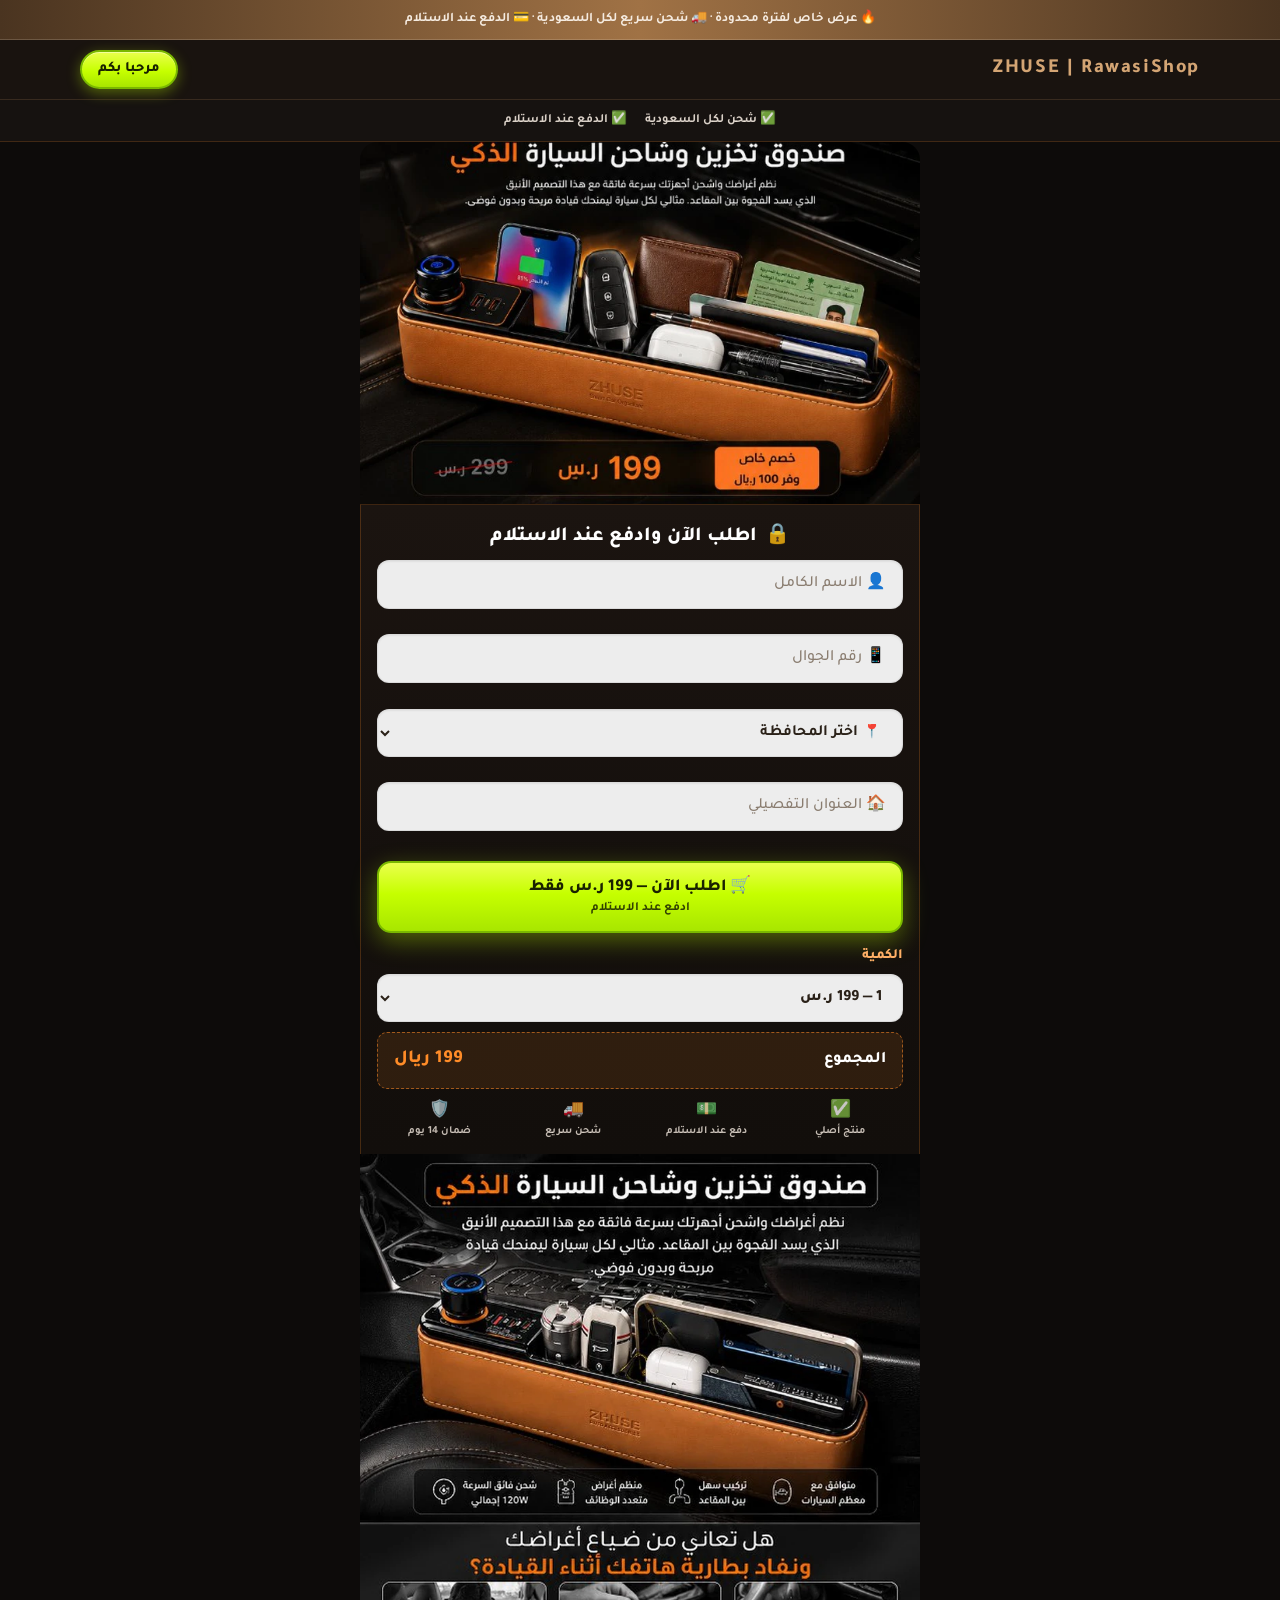
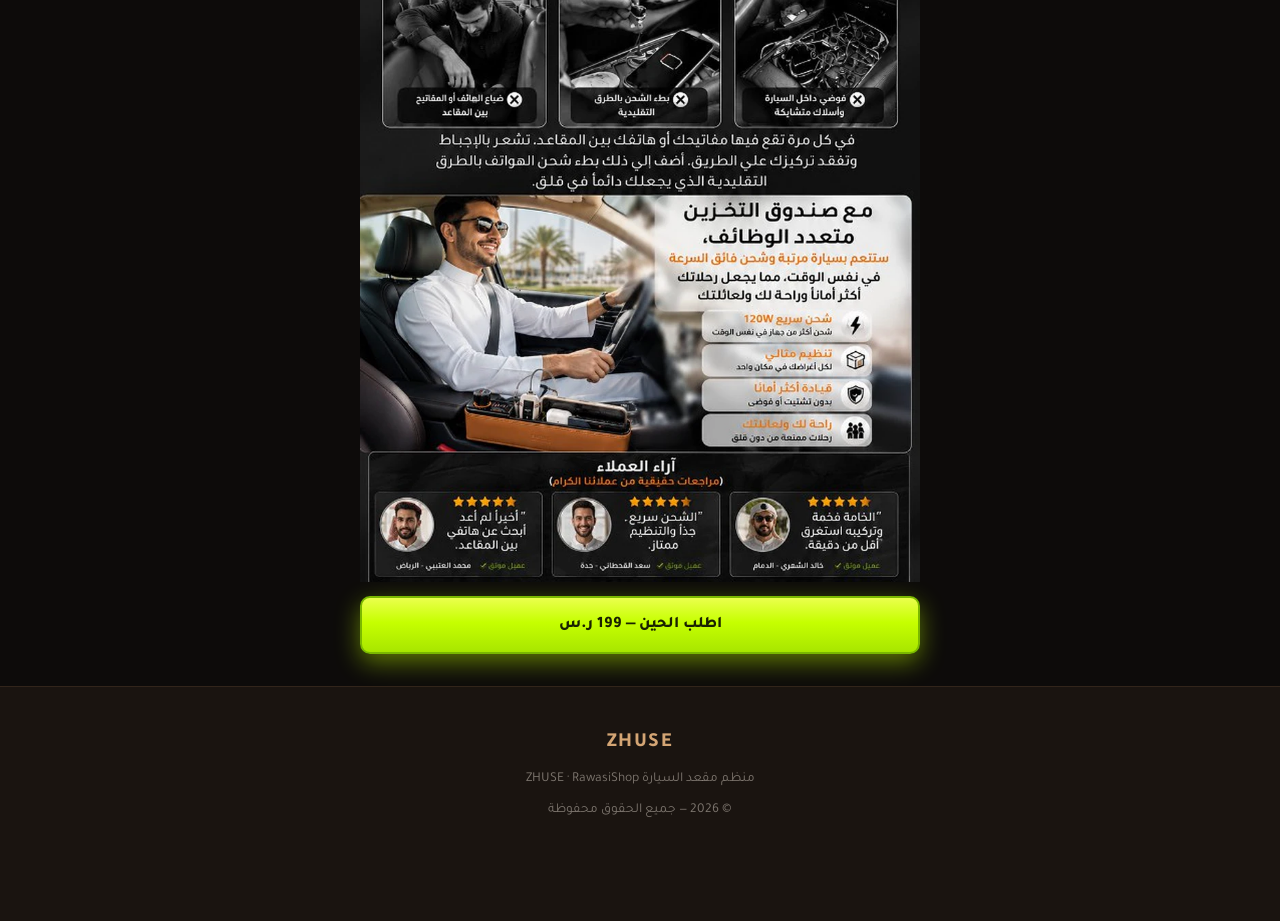
<file: p/zhuse/index.html>
<!DOCTYPE html>
<html lang="ar" dir="rtl">
<head>
  <meta charset="UTF-8" />
  <meta name="viewport" content="width=device-width, initial-scale=1.0, viewport-fit=cover" />
  <title>منظم مقعد السيارة ZHUSE — 199 ر.س | الدفع عند الاستلام | RawasiShop</title>
  <meta name="description" content="حل فجوة المقعد والكونسول — منظم جلدي مع شواحن 120W. 199 ر.س بدل 299. الدفع عند الاستلام في كل السعودية." />
  <meta name="theme-color" content="#1a1410" />
  <link rel="canonical" href="https://www.rawasishop.com/p/zhuse/" />
  <meta property="og:title" content="منظم مقعد السيارة — 199 ر.س فقط" />
  <meta property="og:description" content="جوالك ومفاتيحك لا تضيع بعد اليوم. شحن 120W · الدفع عند الاستلام." />
  <meta property="og:image" content="https://www.rawasishop.com/p/zhuse/assets/landing-v2.webp" />
  <link rel="preconnect" href="https://fonts.googleapis.com" />
  <link rel="preconnect" href="https://fonts.gstatic.com" crossorigin />
  <link href="https://fonts.googleapis.com/css2?family=Tajawal:wght@400;500;700;800&display=swap" rel="stylesheet" />
  <style>
    :root {
      --leather-light: #d4a574;
      --leather: #b8895a;
      --leather-mid: #a07245;
      --leather-dark: #7a5532;
      --leather-deep: #4a3420;
      --stitch: #e8dcc8;
      --stitch-dim: rgba(232, 220, 200, 0.35);
      --cream: #f5ebe0;
      --cream-soft: #faf6f0;
      --ink: #1a1410;
      --ink-soft: #3d2e22;
      --text-on-leather: #2a1f14;
      --text-muted: #6b5340;
      --accent: #2ecc71;
      --radius: 14px;
      --radius-sm: 10px;
      --shadow: 0 12px 40px rgba(26, 20, 16, 0.28);
      --shadow-deep: 0 24px 60px rgba(26, 20, 16, 0.4);
    }

    *, *::before, *::after { box-sizing: border-box; margin: 0; padding: 0; }
    html { scroll-behavior: smooth; }
    body {
      font-family: "Tajawal", sans-serif;
      background: var(--ink);
      color: var(--cream);
      line-height: 1.65;
      overflow-x: hidden;
    }

    /* Leather texture base */
    .leather-bg {
      background:
        radial-gradient(ellipse 120% 80% at 20% 0%, rgba(255,255,255,.08), transparent 50%),
        radial-gradient(ellipse 80% 60% at 80% 100%, rgba(0,0,0,.15), transparent 45%),
        linear-gradient(165deg, var(--leather-light) 0%, var(--leather) 28%, var(--leather-mid) 55%, var(--leather-dark) 100%);
    }

    .leather-panel {
      position: relative;
      border-radius: var(--radius);
      border: 2px solid var(--leather-deep);
      box-shadow:
        inset 0 1px 0 rgba(255,255,255,.22),
        inset 0 -2px 4px rgba(0,0,0,.12),
        var(--shadow);
      overflow: hidden;
    }
    .leather-panel::before {
      content: "";
      position: absolute;
      inset: 10px;
      border: 1.5px dashed var(--stitch-dim);
      border-radius: calc(var(--radius) - 6px);
      pointer-events: none;
      z-index: 1;
    }
    .leather-panel > * { position: relative; z-index: 2; }

    .stitch-line {
      height: 3px;
      background: repeating-linear-gradient(
        90deg,
        var(--stitch) 0 6px,
        transparent 6px 12px
      );
      opacity: 0.55;
      margin: 0 auto;
      max-width: 120px;
    }

    .wrap { width: min(1120px, 92vw); margin-inline: auto; }

    /* Header sticky block (offer + header together) */
    .site-top {
      position: sticky;
      top: 0;
      z-index: 120;
    }
    header {
      background: rgba(26, 20, 16, 0.96);
      backdrop-filter: blur(12px);
      border-bottom: 1px solid rgba(184, 137, 90, 0.2);
    }
    .header-inner {
      display: flex;
      align-items: center;
      justify-content: space-between;
      padding: 10px 0;
      gap: 12px;
    }
    .logo {
      font-weight: 800;
      font-size: clamp(0.95rem, 3.6vw, 1.25rem);
      letter-spacing: 0.08em;
      color: var(--leather-light);
      text-decoration: none;
      min-width: 0;
      overflow: hidden;
      text-overflow: ellipsis;
      white-space: nowrap;
    }
    .header-cta {
      flex-shrink: 0;
      background: linear-gradient(180deg, #eaff4d 0%, #c6ff00 55%, #a8e600 100%);
      color: #1a2200;
      padding: 9px 16px;
      border-radius: 999px;
      font-weight: 800;
      font-size: 0.9rem;
      line-height: 1.2;
      text-decoration: none;
      border: 2px solid #7ab800;
      box-shadow: inset 0 1px 0 rgba(255,255,255,.45), 0 4px 14px rgba(198, 255, 0, 0.35);
      white-space: nowrap;
    }
    @media (max-width: 480px) {
      .header-cta {
        padding: 8px 12px;
        font-size: 0.82rem;
      }
    }

    /* Hero banner — صورة ترويجية كاملة */
    .hero-banner {
      background: var(--ink);
      padding: 0;
    }
    .hero-banner__frame {
      position: relative;
      width: 100%;
      max-width: 1200px;
      margin: 0 auto;
      line-height: 0;
    }
    .hero-banner__frame picture,
    .hero-banner__frame img {
      display: block;
      width: 100%;
      height: auto;
      border-radius: 0 0 var(--radius) var(--radius);
    }
    @media (min-width: 768px) {
      .hero-banner__frame {
        padding: 0 clamp(16px, 3vw, 24px);
      }
      .hero-banner__frame img {
        border-radius: var(--radius);
        border: 3px solid var(--leather-dark);
        box-shadow: var(--shadow-deep);
      }
    }
    .hero-banner__cta {
      display: flex;
      flex-wrap: wrap;
      align-items: center;
      justify-content: center;
      gap: 12px 20px;
      padding: clamp(16px, 3vw, 24px) clamp(16px, 4vw, 32px) clamp(20px, 4vw, 32px);
      text-align: center;
    }
    .hero-banner__price {
      font-size: clamp(1.35rem, 4vw, 1.75rem);
      font-weight: 800;
      color: var(--leather-light);
    }
    .hero-banner__price s {
      font-size: 0.75em;
      color: rgba(245, 235, 224, 0.45);
      margin-left: 8px;
      font-weight: 600;
    }
    .hero-banner__cta .btn-primary {
      padding: 14px 28px;
      font-size: 1rem;
    }
    @media (max-width: 767px) {
      .hero-banner__frame img {
        border-radius: 0;
      }
      .hero-banner__cta {
        padding-top: 12px;
        padding-bottom: 16px;
      }
    }

    .btn-primary {
      display: inline-block;
      background: var(--cream);
      color: var(--text-on-leather);
      padding: 16px 36px;
      border-radius: var(--radius-sm);
      font-weight: 800;
      font-size: 1.05rem;
      text-decoration: none;
      border: 2px solid var(--leather-mid);
      box-shadow: var(--shadow);
      transition: transform 0.2s, box-shadow 0.2s;
    }
    .btn-primary:hover { transform: translateY(-2px); box-shadow: var(--shadow-deep); }

    /* Order section */
    #order {
      padding: clamp(16px, 4vw, 48px) 0 clamp(48px, 8vw, 80px);
      background:
        radial-gradient(ellipse 80% 50% at 50% 0%, rgba(184,137,90,.12), transparent),
        var(--ink);
    }
    #order.page-form-top {
      padding: 0;
      background: #0d0b0a;
    }
    #order.order-after-hero {
      padding-top: clamp(12px, 2.5vw, 20px);
    }
    .order-layout {
      display: grid;
      grid-template-columns: 1fr;
      gap: 32px;
      align-items: start;
    }
    @media (min-width: 960px) {
      .order-layout { grid-template-columns: 1fr 1.05fr; }
    }
    .order-info h2 {
      font-size: clamp(1.6rem, 3.5vw, 2rem);
      margin-bottom: 12px;
      color: var(--leather-light);
    }
    .order-info p { color: rgba(245,235,224,.75); margin-bottom: 20px; }
    .order-perks {
      list-style: none;
      display: grid;
      gap: 10px;
    }
    .order-perks li {
      display: flex;
      align-items: center;
      gap: 10px;
      font-size: 0.95rem;
      color: var(--cream);
    }
    .order-perks li::before {
      content: "✓";
      flex-shrink: 0;
      width: 24px;
      height: 24px;
      display: grid;
      place-items: center;
      background: rgba(184,137,90,.25);
      border-radius: 50%;
      color: var(--leather-light);
      font-weight: 700;
      font-size: 0.75rem;
    }
    .order-box {
      padding: clamp(24px, 4vw, 36px);
    }
    .order-box.leather-panel { color: var(--text-on-leather); }
    .order-box h3 {
      font-size: 1.25rem;
      margin-bottom: 6px;
      text-align: center;
    }
    .order-box .sub {
      text-align: center;
      font-size: 0.9rem;
      color: var(--text-muted);
      margin-bottom: 20px;
    }
    .cod-banner {
      display: flex;
      align-items: center;
      gap: 10px;
      padding: 12px 16px;
      background: rgba(255,255,255,.35);
      border: 1.5px dashed var(--leather-mid);
      border-radius: var(--radius-sm);
      margin-bottom: 12px;
      font-weight: 600;
      font-size: 0.9rem;
    }
    .offer-tags {
      display: flex;
      flex-wrap: wrap;
      gap: 8px;
      margin-bottom: 16px;
    }
    .offer-tag {
      font-size: 0.78rem;
      font-weight: 700;
      padding: 5px 12px;
      border-radius: 999px;
      background: var(--leather-dark);
      color: var(--cream);
    }
    .offer-tag--save {
      background: var(--accent);
    }
    .stock-note {
      font-size: 0.85rem;
      color: #c0392b;
      font-weight: 700;
      margin-bottom: 16px;
      padding: 10px 12px;
      background: rgba(192,57,43,.08);
      border: 1px dashed rgba(192,57,43,.35);
      border-radius: var(--radius-sm);
    }
    .hero-copy .stock-note {
      color: #ffb4a8;
      background: rgba(192,57,43,.15);
      border-color: rgba(255,180,168,.35);
    }
    .form-group { margin-bottom: 14px; }
    .form-group label {
      display: block;
      font-weight: 700;
      font-size: 0.88rem;
      margin-bottom: 5px;
    }
    .form-group label span { color: #c0392b; }
    .form-control {
      width: 100%;
      padding: 13px 16px;
      border: 2px solid var(--leather-mid);
      border-radius: var(--radius-sm);
      background: var(--cream-soft);
      font-family: inherit;
      font-size: 1rem;
      color: var(--text-on-leather);
      direction: rtl;
    }
    .form-control:focus {
      outline: none;
      border-color: var(--leather-dark);
      box-shadow: 0 0 0 3px rgba(184,137,90,.25);
    }
    .form-row {
      display: grid;
      grid-template-columns: 1fr 1fr;
      gap: 12px;
    }
    @media (max-width: 520px) { .form-row { grid-template-columns: 1fr; } }
    .btn-submit {
      width: 100%;
      margin-top: 8px;
      padding: 16px;
      border: none;
      border-radius: var(--radius-sm);
      background: linear-gradient(180deg, #eaff4d 0%, #c6ff00 45%, #a8e600 100%);
      color: #1a2200;
      font-family: inherit;
      font-size: 1.1rem;
      font-weight: 800;
      cursor: pointer;
      border: 2px solid #7ab800;
      box-shadow: 0 8px 24px rgba(198, 255, 0, 0.45), 0 4px 12px rgba(0, 0, 0, 0.2);
      transition: transform 0.2s, box-shadow 0.2s, filter 0.2s;
    }
    .btn-submit:hover {
      transform: translateY(-1px);
      filter: brightness(1.05);
      box-shadow: 0 10px 28px rgba(198, 255, 0, 0.55), 0 6px 14px rgba(0, 0, 0, 0.22);
    }
    .order-confirm {
      display: none;
      text-align: center;
      padding: 24px 12px;
    }
    .order-confirm.show { display: block; }
    .order-confirm .icon {
      font-size: 3rem;
      margin-bottom: 12px;
    }
    .order-confirm h4 {
      color: var(--leather-deep);
      font-size: 1.3rem;
      margin-bottom: 8px;
    }

    /* Features */
    section.section {
      padding: clamp(48px, 8vw, 72px) 0;
    }
    .section-head {
      text-align: center;
      margin-bottom: clamp(32px, 5vw, 48px);
    }
    .section-head h2 {
      font-size: clamp(1.5rem, 3.5vw, 2rem);
      color: var(--leather-light);
      margin: 10px 0 8px;
    }
    .section-head p {
      color: rgba(245,235,224,.65);
      max-width: 52ch;
      margin-inline: auto;
    }
    .features-grid {
      display: grid;
      grid-template-columns: 1fr;
      gap: 20px;
    }
    @media (min-width: 640px) { .features-grid { grid-template-columns: repeat(2, 1fr); } }
    @media (min-width: 960px) { .features-grid { grid-template-columns: repeat(3, 1fr); } }
    .feat-card {
      padding: 24px 22px;
      color: var(--text-on-leather);
    }
    .feat-card .icon {
      width: 48px;
      height: 48px;
      border-radius: 50%;
      background: rgba(255,255,255,.35);
      border: 1.5px dashed var(--leather-mid);
      display: grid;
      place-items: center;
      font-size: 1.4rem;
      margin-bottom: 14px;
    }
    .feat-card h3 {
      font-size: 1.05rem;
      margin-bottom: 6px;
    }
    .feat-card p {
      font-size: 0.88rem;
      color: var(--text-muted);
      line-height: 1.6;
    }

    /* صفحة الهبوط — صورة واحدة */
    .landing-page {
      padding: 0 0 clamp(20px, 4vw, 32px);
      margin-top: 0;
      background: #0d0b0a;
    }
    .landing-page__wrap {
      width: min(560px, 94vw);
      margin: 0 auto;
    }
    .landing-page__connector {
      display: none;
    }
    .landing-page__frame {
      display: block;
      width: 100%;
      margin: 0;
      line-height: 0;
      border-radius: 0;
      overflow: hidden;
      box-shadow: none;
      border: none;
    }
    .landing-page__frame picture,
    .landing-page__frame img {
      display: block;
      width: 100%;
      height: auto;
    }
    .landing-page__cta {
      margin-top: 14px;
    }
    .landing-page__order-btn {
      display: block;
      width: 100%;
      text-align: center;
      text-decoration: none;
      padding: 14px 16px;
      border-radius: var(--radius-sm);
      background: linear-gradient(180deg, #eaff4d 0%, #c6ff00 45%, #a8e600 100%);
      color: #1a2200;
      font-weight: 800;
      border: 2px solid #7ab800;
      box-shadow: 0 8px 24px rgba(198, 255, 0, 0.45), 0 4px 12px rgba(0, 0, 0, 0.2);
    }
    /* Specs */
    .specs-table {
      width: 100%;
      border-collapse: collapse;
      color: var(--text-on-leather);
    }
    .specs-table tr {
      border-bottom: 1px dashed var(--stitch-dim);
    }
    .specs-table tr:last-child { border-bottom: none; }
    .specs-table th,
    .specs-table td {
      padding: 14px 12px;
      text-align: right;
      font-size: 0.95rem;
    }
    .specs-table th {
      font-weight: 700;
      color: var(--leather-deep);
      width: 38%;
    }
    .specs-table td { color: var(--text-muted); }

    /* Trust */
    .trust-grid {
      display: grid;
      grid-template-columns: repeat(2, 1fr);
      gap: 16px;
    }
    @media (min-width: 720px) { .trust-grid { grid-template-columns: repeat(4, 1fr); } }
    .trust-item {
      text-align: center;
      padding: 20px 14px;
      background: rgba(184,137,90,.08);
      border: 1px dashed rgba(184,137,90,.3);
      border-radius: var(--radius-sm);
    }
    .trust-item .icon { font-size: 1.6rem; margin-bottom: 8px; }
    .trust-item h4 { font-size: 0.95rem; color: var(--leather-light); margin-bottom: 4px; }
    .trust-item p { font-size: 0.8rem; color: rgba(245,235,224,.55); }

    /* Sticky mobile CTA */
    .sticky-bar {
      display: none;
      position: fixed;
      bottom: 0;
      left: 0;
      right: 0;
      z-index: 99;
      padding: 12px 16px calc(12px + env(safe-area-inset-bottom));
      background: rgba(26,20,16,.96);
      border-top: 1px solid rgba(184,137,90,.25);
      backdrop-filter: blur(10px);
    }
    @media (max-width: 768px) {
      .sticky-bar { display: block; }
      .sticky-bar.is-hidden { display: none; }
    }
    .sticky-bar button {
      width: 100%;
      padding: 14px;
      border: none;
      border-radius: var(--radius-sm);
      background: linear-gradient(180deg, #eaff4d 0%, #c6ff00 45%, #a8e600 100%);
      color: #1a2200;
      font-family: inherit;
      font-weight: 800;
      font-size: 1rem;
      cursor: pointer;
      border: 2px solid #7ab800;
      box-shadow: 0 6px 18px rgba(198, 255, 0, 0.4);
    }

    footer {
      padding: 40px 0 100px;
      text-align: center;
      border-top: 1px solid rgba(184,137,90,.15);
    }
    footer .logo { display: block; margin-bottom: 8px; }
    footer p { font-size: 0.85rem; color: rgba(245,235,224,.45); }

    /* جوال: النموذج بعد البانر — الصورة أولاً */
    main { display: flex; flex-direction: column; }
    @media (max-width: 768px) {
      #order .order-info { display: none; }
      #order .order-box { padding: 20px 18px; }
      .form-control { font-size: 16px; padding: 14px 16px; }
      .sticky-bar { display: none !important; }
      footer { padding-bottom: 24px; }
    }

    .form-control.invalid { border-color: #c0392b; background: #fff5f5; }
    .err { display: block; color: #c0392b; font-size: 0.8rem; margin-top: 4px; min-height: 1.1em; }
    .form-total {
      display: flex;
      justify-content: space-between;
      align-items: center;
      margin: 16px 0 8px;
      padding: 12px 16px;
      background: #8b5e34;
      border: 1.5px solid #4a3420;
      border-radius: var(--radius-sm);
      font-weight: 800;
      color: #1f140c;
    }
    .form-total__amount { font-size: 1.15rem; color: #1f140c; font-weight: 800; }
    .qty-after-submit {
      margin-top: 12px;
    }
    .qty-after-submit label {
      color: var(--leather-deep);
      font-weight: 800;
    }
    .qty-after-submit .form-control {
      background: rgba(74, 52, 32, 0.2);
      border-color: var(--leather-deep);
      color: #2a1f14;
      font-weight: 700;
    }
    #qtySelect {
      background-color: #8b5e34 !important;
      border-color: #4a3420 !important;
      color: #1f140c !important;
      font-weight: 800;
    }
    #qtySelect option {
      background: #c29466;
      color: #1f140c;
    }

    .modal {
      position: fixed; inset: 0; z-index: 200;
      display: grid; place-items: center;
      background: rgba(26,20,16,.72);
      opacity: 0; visibility: hidden;
      transition: opacity .3s, visibility .3s;
      padding: 20px;
    }
    .modal.show { opacity: 1; visibility: visible; }
    .modal__box {
      width: min(420px, 92vw);
      padding: 32px 28px;
      text-align: center;
      border-radius: var(--radius);
      background: var(--cream-soft);
      border: 3px solid var(--leather-dark);
      box-shadow: var(--shadow-deep);
      color: var(--text-on-leather);
    }
    .modal__icon { font-size: 2.5rem; margin-bottom: 12px; }
    .modal__title { font-size: 1.35rem; margin-bottom: 10px; font-weight: 800; }
    .modal__text { color: var(--text-muted); font-size: 0.95rem; line-height: 1.7; margin-bottom: 18px; }
    .btn-modal {
      border: none;
      padding: 12px 28px;
      border-radius: 999px;
      background: linear-gradient(180deg, var(--leather-light), var(--leather-mid));
      color: var(--text-on-leather);
      font-family: inherit;
      font-weight: 700;
      cursor: pointer;
      border: 2px solid var(--leather-deep);
    }

    /* شريط العرض — متوافق مع الإعلان */
    .top-offer-bar {
      background: linear-gradient(90deg, var(--leather-deep), var(--leather-mid), var(--leather-deep));
      color: var(--cream);
      text-align: center;
      padding: 0.55rem 0.75rem;
      font-size: 0.8125rem;
      font-weight: 700;
      border-bottom: 1px solid rgba(232, 220, 200, 0.2);
    }
    .top-offer-bar strong { color: #f4d03f; }
    .top-offer-bar s { opacity: 0.75; }

    /* قسم المشكلة — من الفيديو */
    .problem-section {
      padding: clamp(40px, 6vw, 64px) 0;
      background: linear-gradient(180deg, #221a14 0%, var(--ink) 100%);
    }
    .problem-grid {
      display: grid;
      gap: 16px;
    }
    @media (min-width: 720px) {
      .problem-grid { grid-template-columns: repeat(3, 1fr); }
    }
    .problem-card {
      padding: 22px 18px;
      border-radius: var(--radius-sm);
      background: rgba(184, 137, 90, 0.08);
      border: 1px dashed rgba(184, 137, 90, 0.35);
      text-align: center;
    }
    .problem-card .emoji { font-size: 2rem; margin-bottom: 10px; }
    .problem-card h3 {
      font-size: 1rem;
      color: var(--leather-light);
      margin-bottom: 6px;
    }
    .problem-card p {
      font-size: 0.88rem;
      color: rgba(245, 235, 224, 0.65);
      line-height: 1.55;
    }
    .solution-banner {
      margin-top: 24px;
      padding: 18px 20px;
      border-radius: var(--radius);
      background: linear-gradient(135deg, rgba(184,137,90,.18), rgba(74,52,32,.4));
      border: 2px solid var(--leather-dark);
      text-align: center;
    }
    .solution-banner p {
      font-size: clamp(1rem, 2.5vw, 1.15rem);
      color: var(--cream);
      font-weight: 700;
      line-height: 1.6;
    }

    /* عرض النموذج */
    .offer-head {
      text-align: center;
      margin-bottom: 16px;
      padding-bottom: 14px;
      border-bottom: 1px dashed rgba(122, 85, 50, 0.35);
    }
    .offer-head__tag {
      display: inline-block;
      background: var(--leather-deep);
      color: var(--cream);
      font-size: 0.75rem;
      font-weight: 700;
      padding: 4px 12px;
      border-radius: 999px;
      margin-bottom: 8px;
    }
    .offer-head__was {
      color: var(--text-muted);
      text-decoration: line-through;
      font-size: 0.95rem;
      margin: 0;
    }
    .offer-head__now {
      font-size: clamp(1.75rem, 5vw, 2.2rem);
      font-weight: 800;
      color: var(--leather-deep);
      margin: 4px 0;
    }
    .offer-head__save {
      color: #1e7e34;
      font-weight: 700;
      font-size: 0.9rem;
      margin: 0;
    }
    .offer-countdown {
      display: flex;
      justify-content: center;
      gap: 8px;
      margin: 12px 0 4px;
    }
    .offer-countdown__box {
      background: rgba(255,255,255,.45);
      border: 1px solid var(--leather-mid);
      border-radius: 8px;
      min-width: 3rem;
      padding: 6px 8px;
      text-align: center;
    }
    .offer-countdown__num {
      display: block;
      font-size: 1.1rem;
      font-weight: 800;
      color: var(--leather-deep);
      font-variant-numeric: tabular-nums;
    }
    .offer-countdown__lbl {
      font-size: 0.6rem;
      color: var(--text-muted);
    }
    .offer-tags .offer-tag {
      background: var(--leather-dark);
      color: var(--cream);
    }
    .mobile-form-lead {
      display: none;
      text-align: center;
      margin-bottom: 14px;
      padding: 12px;
      background: rgba(26, 20, 16, 0.06);
      border-radius: var(--radius-sm);
    }
    .mobile-form-lead h2 {
      font-size: 1.1rem;
      color: var(--leather-deep);
      margin-bottom: 4px;
    }
    .mobile-form-lead p {
      font-size: 0.85rem;
      color: var(--text-muted);
      margin: 0;
    }
    @media (max-width: 768px) {
      .mobile-form-lead { display: block; }
      .top-offer-bar { font-size: 0.75rem; }
    }

    .trust-strip {
      background: #161210;
      border-bottom: 1px solid rgba(255, 140, 40, 0.18);
    }
    .trust-bar {
      display: flex;
      flex-wrap: wrap;
      justify-content: center;
      gap: 8px 18px;
      list-style: none;
      padding: 10px 16px;
      margin: 0;
      font-size: 0.78rem;
      font-weight: 600;
      color: rgba(245, 235, 224, 0.88);
    }
    .trust-bar li { white-space: nowrap; }

    /* النموذج داخل تصميم الصورة */
    .page-form-top {
      padding: 0;
      background: #0d0b0a;
    }
    .order-stack {
      width: min(560px, 94vw);
      margin: 0 auto;
    }
    .page-form-top .order-layout {
      grid-template-columns: 1fr;
      gap: 0;
    }
    .page-form-top .order-info { display: none; }

    .mock-hero {
      margin: 0;
      line-height: 0;
      border-radius: 18px 18px 0 0;
      overflow: hidden;
      background: #0d0b0a;
      position: relative;
      z-index: 2;
    }
    .mock-hero img {
      display: block;
      width: 100%;
      height: auto;
      vertical-align: top;
    }

    .order-box.order-panel.mock-form {
      margin-top: 0;
      margin-bottom: 0;
      padding: 16px 16px 14px;
      border-radius: 0;
      border: 1px solid rgba(255, 140, 40, 0.22);
      border-top: 1px solid rgba(255, 140, 40, 0.18);
      border-bottom: none;
      background: linear-gradient(180deg, #1b1410 0%, #15100d 55%, #120e0b 100%);
      color: #f5ebe0;
      box-shadow: none;
      position: relative;
      z-index: 1;
    }
    .order-box.mock-form.leather-panel::before { display: none; }
    .order-box.mock-form .mobile-form-lead,
    .order-box.mock-form .offer-head,
    .order-box.mock-form > .sub,
    .order-box.mock-form > .offer-tags,
    .order-box.mock-form > .stock-note,
    .order-box.mock-form > .cod-banner {
      display: none !important;
    }
    .order-box.mock-form > h3:not(.mock-form-title) {
      display: none !important;
    }
    .mock-form-title {
      display: flex !important;
      align-items: center;
      justify-content: center;
      gap: 8px;
      margin: 0 0 14px;
      font-size: 1rem;
      font-weight: 800;
      color: #fff;
    }
    .mock-form-title span { opacity: 0.9; }

    .mock-form .form-group { margin-bottom: 10px; }
    .mock-form .form-group label {
      display: none;
    }
    .mock-form .form-control {
      background: #ededed;
      border: 1px solid rgba(0, 0, 0, 0.08);
      border-radius: 12px;
      color: #2a2118;
      padding: 14px 16px;
      font-size: 0.98rem;
      font-weight: 600;
      box-shadow: inset 0 1px 2px rgba(0,0,0,.06);
    }
    .mock-form .form-control::placeholder { color: #8a7d70; font-weight: 500; }
    .mock-form .form-control:focus {
      border-color: #ff8c28;
      box-shadow: 0 0 0 3px rgba(255, 140, 40, 0.22);
    }
    .mock-form .err { color: #ffb4a8; min-height: 0.9em; }

    .mock-form .btn-submit {
      margin-top: 4px;
      border-radius: 14px;
      background: linear-gradient(180deg, #eaff4d 0%, #c6ff00 45%, #a8e600 100%);
      border: 2px solid #7ab800;
      color: #1a2200;
      box-shadow: 0 8px 24px rgba(198, 255, 0, 0.35);
      font-size: 1.05rem;
      padding: 15px 14px;
      line-height: 1.25;
    }
    .mock-form .btn-submit small {
      display: block;
      font-size: 0.78rem;
      font-weight: 700;
      opacity: 0.85;
      margin-top: 2px;
    }

    .mock-form .qty-after-submit {
      margin-top: 12px;
    }
    .mock-form .qty-after-submit label {
      display: block;
      color: #ffb066;
      font-weight: 800;
      margin-bottom: 6px;
    }
    .mock-form #qtySelect {
      background-color: #ededed !important;
      border-color: rgba(0,0,0,.08) !important;
      color: #2a2118 !important;
    }
    .mock-form .form-total {
      background: rgba(255, 140, 40, 0.12);
      border: 1.5px dashed rgba(255, 140, 40, 0.55);
      color: #fff;
      margin: 10px 0 0;
    }
    .mock-form .form-total__amount {
      color: #ff8c28;
      font-weight: 800;
    }

    .mock-trust {
      display: grid;
      grid-template-columns: repeat(4, 1fr);
      gap: 8px;
      margin-top: 12px;
      margin-bottom: 0;
      text-align: center;
    }
    .mock-trust div {
      font-size: 0.68rem;
      font-weight: 700;
      color: rgba(245, 235, 224, 0.78);
      line-height: 1.35;
    }
    .mock-trust strong {
      display: block;
      font-size: 1.05rem;
      margin-bottom: 2px;
    }
    @media (max-width: 420px) {
      .mock-trust { grid-template-columns: repeat(2, 1fr); }
    }

  </style>
</head>
<body>

<div class="site-top">
  <div class="top-offer-bar" role="banner">
    🔥 عرض خاص لفترة محدودة · 🚚 شحن سريع لكل السعودية · 💳 الدفع عند الاستلام
  </div>
  <header>
    <div class="wrap header-inner">
      <a class="logo" href="#hero">ZHUSE | RawasiShop</a>
      <a class="header-cta" href="#order">مرحبا بكم</a>
    </div>
  </header>
</div>

<div class="trust-strip">
  <ul class="trust-bar" aria-label="مزايا التسوق">
    <li>✅ شحن لكل السعودية</li>
    <li>✅ الدفع عند الاستلام</li>
  </ul>
</div>

<main>
  <section id="order" class="page-form-top">
    <div class="order-stack">
      <figure class="mock-hero">
        <picture>
          <source srcset="assets/hero-form.webp?v=20260708fix2" type="image/webp" />
          <img
            src="assets/hero-form.png?v=20260708fix2"
            alt="صندوق تخزين وشاحن السيارة الذكي ZHUSE مع الجوال والمحفظة والمفاتيح — 199 ر.س"
            width="720"
            height="465"
            decoding="async" />
        </picture>
      </figure>
      <div class="order-layout">
      <div class="order-info" aria-hidden="true">
        <h2>اطلب منظم ZHUSE</h2>
      </div>
      <div class="order-box order-panel mock-form" id="orderFormPanel">
        <div class="mobile-form-lead">
          <h2>اطلب منظمك الذكي — 199 ر.س</h2>
          <p>الدفع عند الاستلام · شحن لكل السعودية</p>
        </div>
        <div class="offer-head">
          <span class="offer-head__tag">🎁 عرض الإعلان</span>
          <p class="offer-head__was" id="heroPriceOld">299 ريال</p>
          <p class="offer-head__now" id="heroPriceNew">199 <span style="font-size:1rem">ريال</span></p>
          <p class="offer-head__save">وفرت 100 ريال — خصم 33%</p>
          <div class="offer-countdown" aria-label="ينتهي العرض اليوم">
            <div class="offer-countdown__box"><span class="offer-countdown__num" id="cd-h">00</span><span class="offer-countdown__lbl">ساعة</span></div>
            <div class="offer-countdown__box"><span class="offer-countdown__num" id="cd-m">00</span><span class="offer-countdown__lbl">دقيقة</span></div>
            <div class="offer-countdown__box"><span class="offer-countdown__num" id="cd-s">00</span><span class="offer-countdown__lbl">ثانية</span></div>
          </div>
        </div>
        <h3 class="mock-form-title"><span>🔒</span> اطلب الآن وادفع عند الاستلام</h3>
        <p class="sub">نؤكد طلبك بالاتصال · الدفع عند الاستلام</p>
        <div class="offer-tags">
          <span class="offer-tag">قطعتان — 318 ر.س</span>
          <span class="offer-tag offer-tag--save">شحن 120W</span>
        </div>
        <p class="stock-note">⚠️ الكمية محدودة</p>
        <div class="cod-banner">💵 الدفع عند الاستلام — لا دفع مقدماً</div>
        <form id="orderForm" novalidate>
          <input type="radio" name="qty" value="1" data-price="199" data-compare="299" checked hidden aria-hidden="true" />
          <input type="radio" name="qty" value="2" data-price="318" data-compare="598" hidden aria-hidden="true" />
          <input type="radio" name="qty" value="3" data-price="477" data-compare="897" hidden aria-hidden="true" />
          <input type="radio" name="qty" value="4" data-price="636" data-compare="1196" hidden aria-hidden="true" />
          <div class="form-group">
            <label for="fullname">الاسم الكامل <span>*</span></label>
            <input class="form-control" type="text" id="fullname" name="fullname" required placeholder="👤 الاسم الكامل" autocomplete="name" />
            <span class="err" data-for="fullname"></span>
          </div>
          <div class="form-group">
            <label for="phone">رقم الجوال <span>*</span></label>
            <input class="form-control" type="tel" id="phone" name="phone" inputmode="numeric" required placeholder="📱 رقم الجوال" dir="ltr" autocomplete="tel" />
            <span class="err" data-for="phone"></span>
          </div>
          <div class="form-group">
            <label for="city">المحافظة <span>*</span></label>
            <select class="form-control" id="city" name="city" required autocomplete="address-level1">
              <option value="" disabled selected>📍 اختر المحافظة</option>
              <option value="منطقة الرياض">منطقة الرياض</option>
              <option value="منطقة مكة المكرمة">منطقة مكة المكرمة</option>
              <option value="المنطقة الشرقية">المنطقة الشرقية</option>
              <option value="منطقة المدينة المنورة">منطقة المدينة المنورة</option>
              <option value="منطقة القصيم">منطقة القصيم</option>
              <option value="منطقة عسير">منطقة عسير</option>
              <option value="منطقة تبوك">منطقة تبوك</option>
              <option value="منطقة حائل">منطقة حائل</option>
              <option value="منطقة الحدود الشمالية">منطقة الحدود الشمالية</option>
              <option value="منطقة جازان">منطقة جازان</option>
              <option value="منطقة نجران">منطقة نجران</option>
              <option value="منطقة الباحة">منطقة الباحة</option>
              <option value="منطقة الجوف">منطقة الجوف</option>
            </select>
            <span class="err" data-for="city"></span>
          </div>
          <div class="form-group">
            <label for="address">العنوان التفصيلي <span>*</span></label>
            <input class="form-control" type="text" id="address" name="address" required placeholder="🏠 العنوان التفصيلي" autocomplete="street-address" />
            <span class="err" data-for="address"></span>
          </div>
          <button type="submit" class="btn-submit" id="orderSubmit">🛒 اطلب الآن — 199 ر.س فقط<small>ادفع عند الاستلام</small></button>
          <div class="form-group qty-after-submit">
            <label for="qtySelect">الكمية</label>
            <select class="form-control" id="qtySelect">
              <option value="1">1 — 199 ر.س</option>
              <option value="2">2 — 318 ر.س (خصم 20%)</option>
              <option value="3">3 — 477 ر.س</option>
              <option value="4">4 — 636 ر.س</option>
            </select>
          </div>
          <div class="form-total">
            <span>المجموع</span>
            <span class="form-total__amount" id="totalPrice">199 ريال</span>
          </div>
        </form>
        <div class="mock-trust" aria-label="مزايا الثقة">
          <div><strong>✅</strong>منتج أصلي</div>
          <div><strong>💵</strong>دفع عند الاستلام</div>
          <div><strong>🚚</strong>شحن سريع</div>
          <div><strong>🛡️</strong>ضمان 14 يوم</div>
        </div>
      </div>
      </div>
    </div>
  </section>

  <section class="landing-page" id="hero">
    <div class="landing-page__connector" aria-hidden="true"></div>
    <div class="landing-page__wrap">
      <figure class="landing-page__frame">
        <picture>
          <source
            srcset="assets/landing-v2-820.webp?v=20260708v4 820w, assets/landing-v2.webp?v=20260708v4 1636w"
            sizes="(max-width: 560px) 94vw, 560px"
            type="image/webp" />
          <img
            src="assets/landing-v2.webp?v=20260708v4"
            alt="صندوق تخزين وشاحن السيارة الذكي ZHUSE — تنظيم وشحن 120W"
            width="1636"
            height="3002"
            loading="lazy"
            decoding="async" />
        </picture>
      </figure>
      <div class="landing-page__cta">
        <a class="landing-page__order-btn" href="#order">اطلب الحين — 199 ر.س</a>
      </div>
    </div>
  </section>
</main>

<div class="sticky-bar" aria-hidden="true">
  <button type="button" class="sticky-bar__submit" id="stickyOrder">اطلب الحين — 199 ر.س</button>
</div>

<div class="modal" id="successModal" aria-hidden="true">
  <div class="modal__box">
    <div class="modal__icon">✅</div>
    <h3 class="modal__title">تم حجز طلبك بنجاح!</h3>
    <p class="modal__text">شكراً <span id="successName">عزيزنا</span> 🙏<br>لضمان عدم إلغاء الطلب، يرجى الاستعداد لاستقبال مكالمة فريق التأكيد.<br>📞 أبقِ هاتفك في المتناول.</p>
    <button type="button" id="modalClose" class="btn-modal">رائع 👍</button>
  </div>
</div>

<footer>
  <div class="wrap">
    <span class="logo">ZHUSE</span>
    <p>منظم مقعد السيارة ZHUSE · RawasiShop</p>
    <p style="margin-top:8px">© 2026 — جميع الحقوق محفوظة</p>
  </div>
</footer>

<script>
(function () {
  var qtySelect = document.getElementById('qtySelect');
  if (qtySelect) {
    qtySelect.addEventListener('change', function () {
      var radio = document.querySelector('input[name="qty"][value="' + this.value + '"]');
      if (radio) {
        radio.checked = true;
        radio.dispatchEvent(new Event('change', { bubbles: true }));
      }
    });
  }

  var sticky = document.getElementById('stickyOrder');
  if (sticky) {
    sticky.addEventListener('click', function () {
      var orderEl = document.getElementById('order');
      if (orderEl) orderEl.scrollIntoView({ behavior: 'smooth', block: 'start' });
      setTimeout(function () {
        var nameEl = document.getElementById('fullname');
        if (nameEl) nameEl.focus();
      }, 450);
    });
  }

  var orderSection = document.getElementById('order');
  var stickyBar = document.querySelector('.sticky-bar');
  if (orderSection && stickyBar && 'IntersectionObserver' in window) {
    new IntersectionObserver(function (entries) {
      entries.forEach(function (entry) {
        stickyBar.classList.toggle('is-hidden', entry.isIntersecting);
      });
    }, { threshold: 0.35 }).observe(orderSection);
  }

  var modalClose = document.getElementById('modalClose');
  var modal = document.getElementById('successModal');
  if (modalClose && modal) {
    modalClose.addEventListener('click', function () {
      modal.classList.remove('show');
      modal.setAttribute('aria-hidden', 'true');
    });
  }

  var cdH = document.getElementById('cd-h');
  if (cdH) {
    var end = new Date();
    end.setHours(23, 59, 59, 999);
    function tick() {
      var diff = Math.max(0, end - new Date());
      var h = Math.floor(diff / 3600000);
      var m = Math.floor((diff % 3600000) / 60000);
      var s = Math.floor((diff % 60000) / 1000);
      var pad = function (n) { return String(n).padStart(2, '0'); };
      cdH.textContent = pad(h);
      document.getElementById('cd-m').textContent = pad(m);
      document.getElementById('cd-s').textContent = pad(s);
    }
    tick();
    setInterval(tick, 1000);
  }
})();
</script>
<script src="../../js/gulfcod-zhuse-config.js?v=20260708life" defer></script>
<script src="../../js/traffic-source.js?v=20260708life" defer></script>
<script src="../../js/facebook-pixel.js?v=20260708life" defer></script>
<script src="../../js/main.js?v=20260708life" defer></script>
</body>
</html>
</file>
<file: css/landing.css>
/* RawasiShop — Landing v3 · مرجع Shopify عالي التحويل */
:root {
  --green: #0a1a14;
  --green-deep: #0f2e24;
  --green-mid: #145c47;
  --green-light: #1e7a5c;
  --green-soft: #edf4f1;
  --green-card: #f7faf8;
  --gold: #d4af37;
  --gold-dark: #b8941f;
  --gold-glow: #f0d878;
  --gold-line: rgba(212, 175, 55, 0.28);
  --gold-soft: rgba(212, 175, 55, 0.14);
  --accent: #c0392b;
  --accent-soft: rgba(192, 57, 43, 0.12);
  --white: #ffffff;
  --bg: #eef3f0;
  --ink: #0d1f18;
  --muted: #5a6e66;
  --line: #d4e0da;
  --shadow: 0 4px 24px rgba(10, 26, 20, 0.1);
  --shadow-lg: 0 16px 48px rgba(10, 26, 20, 0.16);
  --radius: 14px;
  --radius-lg: 20px;
  --header-h: 68px;
  --font: 'Segoe UI', Tahoma, 'Helvetica Neue', Arial, sans-serif;
  --font-display: 'Segoe UI', Tahoma, 'Helvetica Neue', Arial, sans-serif;
  --ease: cubic-bezier(0.22, 1, 0.36, 1);
}

*, *::before, *::after { box-sizing: border-box; margin: 0; padding: 0; }
html { scroll-behavior: smooth; overflow-x: hidden; scroll-padding-top: calc(var(--header-h) + 16px); }
body {
  font-family: var(--font);
  color: var(--ink);
  background: var(--bg);
  line-height: 1.7;
  overflow-x: hidden;
  -webkit-font-smoothing: antialiased;
}
img { max-width: 100%; height: auto; display: block; }
picture { display: block; }
.section:not(.hero-luxury) {
  content-visibility: auto;
  contain-intrinsic-size: auto 500px;
}
a { color: inherit; text-decoration: none; }
ul { list-style: none; }
.container { width: min(1180px, 94vw); margin-inline: auto; }

/* ── شريط الثقة العلوي ── */
.trust-bar {
  background: var(--green);
  color: #fff;
  padding: 11px 0;
  font-size: 0.82rem;
  border-bottom: 2px solid var(--gold);
}
.trust-bar-grid {
  display: grid;
  grid-template-columns: repeat(4, 1fr);
  gap: 8px;
  text-align: center;
}
.trust-bar-grid span {
  display: flex; align-items: center; justify-content: center; gap: 6px;
  opacity: 0.95; font-weight: 500;
}
.trust-bar-grid strong { color: var(--gold-glow); }

/* ── Header ── */
.site-header {
  position: sticky; top: 0; z-index: 200;
  background: rgba(10, 26, 20, 0.96);
  backdrop-filter: blur(14px);
  border-bottom: 1px solid var(--gold-line);
}
.site-header.scrolled { box-shadow: 0 4px 24px rgba(0,0,0,0.3); }
.header-inner {
  display: flex; align-items: center; justify-content: space-between;
  gap: 16px; height: var(--header-h);
}
.logo { display: flex; align-items: center; gap: 10px; }
.logo picture { display: block; flex-shrink: 0; line-height: 0; }
.logo-mark {
  width: 40px; height: 40px; border-radius: 10px;
  object-fit: contain; display: block;
  background: transparent;
}
.logo-text { font-family: var(--font-display); font-weight: 700; font-size: 1.2rem; color: #fff; }
.logo-text strong { color: var(--gold-glow); }
.main-nav { display: flex; gap: 20px; font-size: 0.88rem; font-weight: 500; }
.main-nav a { color: rgba(255,255,255,0.85); transition: color 0.2s; }
.main-nav a:hover { color: var(--gold-glow); }
.btn-header { padding: 10px 20px !important; font-size: 0.88rem !important; }
.nav-toggle { display: none; flex-direction: column; gap: 5px; background: none; border: none; padding: 8px; cursor: pointer; }
.nav-toggle span { width: 24px; height: 2px; background: var(--gold-glow); border-radius: 2px; transition: 0.3s; }
.nav-toggle.open span:nth-child(1) { transform: translateY(7px) rotate(45deg); }
.nav-toggle.open span:nth-child(2) { opacity: 0; }
.nav-toggle.open span:nth-child(3) { transform: translateY(-7px) rotate(-45deg); }

/* ── Hero Luxury + Slider ── */
.hero-luxury {
  background: linear-gradient(160deg, var(--green) 0%, var(--green-deep) 50%, var(--green) 100%);
  color: #fff;
  padding: clamp(28px, 5vw, 48px) 0 clamp(40px, 6vw, 56px);
  position: relative; overflow: hidden;
}
.hero-luxury::before {
  content: ''; position: absolute; top: -100px; right: -100px;
  width: 400px; height: 400px; border-radius: 50%;
  background: radial-gradient(circle, rgba(212,175,55,0.12), transparent 70%);
  pointer-events: none;
}
.hero-intro { text-align: center; margin-bottom: 28px; position: relative; z-index: 1; }
.hero-luxury h1 {
  font-family: var(--font-display);
  font-size: clamp(1.6rem, 4vw, 2.5rem);
  font-weight: 900; line-height: 1.35; margin-bottom: 12px;
}
.gold-text { color: var(--gold-glow); }
.hero-luxury .hero-sub {
  color: rgba(255,255,255,0.75); font-size: 1rem;
  max-width: 680px; margin: 0 auto 18px;
}
.hero-feats {
  display: flex; flex-wrap: wrap; justify-content: center; gap: 8px 14px;
  font-size: 0.8rem; color: rgba(255,255,255,0.8);
}
.hero-feats span {
  background: rgba(255,255,255,0.06);
  border: 1px solid rgba(212,175,55,0.2);
  padding: 6px 12px; border-radius: 999px;
}

.hero-slider-zone {
  display: grid; grid-template-columns: 1.05fr 0.95fr;
  gap: clamp(20px, 3vw, 32px); align-items: start;
  position: relative; z-index: 1;
}
.hero-product-col {
  position: relative;
  background: rgba(255,255,255,0.04);
  border: 2px solid var(--gold-line);
  border-radius: var(--radius-lg);
  padding: 20px 16px 16px;
}
.product-slider-viewport {
  direction: ltr;
  position: relative;
  width: 100%;
  overflow: hidden;
  border-radius: 16px;
  background: transparent;
}
.product-slider-track {
  position: relative;
  width: 100%;
  z-index: 1;
}
.product-slide {
  display: none;
  width: 100%;
  position: relative;
  direction: rtl;
}
.product-slide.active {
  display: block;
}
.product-slide img {
  width: 100%;
  aspect-ratio: 4 / 5;
  object-fit: cover;
  object-position: center;
  display: block;
  height: auto;
}
.slide-caption {
  position: absolute; bottom: 0; left: 0; right: 0; z-index: 2;
  margin: 0; padding: 28px 14px 12px;
  font-size: 0.88rem; font-weight: 700;
  color: var(--gold-glow);
  background: linear-gradient(transparent, rgba(0,0,0,0.82));
  border-radius: 0;
  text-align: center;
  direction: rtl;
}
.product-seal,
.promo-seal {
  position: absolute;
  top: 10px;
  left: 10px;
  z-index: 8;
  width: 108px;
  height: 108px;
  display: flex;
  align-items: center;
  justify-content: center;
  background: none;
  border: none;
  box-shadow: none;
  pointer-events: none;
  animation: pulse-seal 3s ease-in-out infinite;
}
.promo-seal-svg {
  position: absolute;
  inset: 0;
  width: 100%;
  height: 100%;
  overflow: visible;
}
.promo-seal-shape {
  fill: #ffd400;
  stroke: #c0392b;
  stroke-width: 2.5;
  stroke-linejoin: round;
}
.promo-seal-text {
  position: relative;
  z-index: 1;
  margin: 0;
  padding: 0 8px;
  text-align: center;
  font-size: 0.56rem;
  font-weight: 900;
  color: #1a1a1a;
  line-height: 1.2;
  background: none;
  text-shadow: 0 0 6px rgba(255, 255, 255, 0.35);
}
.promo-seal-text span { display: block; }
.promo-seal-text strong {
  display: block; margin-top: 2px;
  font-size: 0.9rem; letter-spacing: 0.02em;
}
.hero-form-col { position: sticky; top: calc(var(--header-h) + 16px); }

.order-form-hero {
  background: linear-gradient(160deg, var(--green-deep), var(--green));
  border: 2px solid var(--gold-line);
  border-radius: var(--radius-lg);
  padding: 22px 20px;
  scroll-margin-top: calc(var(--header-h) + 20px);
}
#fullname { scroll-margin-top: calc(var(--header-h) + 20px); }
.hero-price-inline {
  display: flex; align-items: baseline; gap: 10px; flex-wrap: wrap;
  margin-bottom: 16px; padding: 12px 14px;
  background: rgba(0,0,0,0.2); border-radius: 10px;
  border: 1px solid rgba(212,175,55,0.2);
}
.hero-price-inline .price-old { text-decoration: line-through; color: rgba(255,255,255,0.5); font-size: 0.95rem; }
.hero-price-inline .price-new { font-size: 1.8rem; font-weight: 900; color: var(--gold-glow); }
.hero-price-inline .price-new small { font-size: 0.85rem; }
.price-tag {
  background: var(--accent); color: #fff; padding: 4px 10px;
  border-radius: 6px; font-size: 0.78rem; font-weight: 800;
}
.form-sub strong { color: var(--gold-glow); }
.form-sa-trust {
  font-size: 0.78rem; color: rgba(255,255,255,0.75);
  text-align: center; margin: -8px 0 14px;
  padding: 8px 10px; border-radius: 8px;
  background: rgba(212,175,55,0.1); border: 1px solid rgba(212,175,55,0.2);
}
.live-viewers-off { display: none !important; }
.conv-urgency-soft strong { font-weight: 700; }
.conv-stock-soft .conv-stock-top { justify-content: center; }

/* اختيار العرض في النموذج — مخفي على الهاتف، يبقى في التابلت والكمبيوتر */
@media (max-width: 767px) {
  .offer-picker-desktop { display: none; }
}
.bundles-compact {
  display: grid; grid-template-columns: repeat(3, 1fr); gap: 8px;
}
.bundle-compact { cursor: pointer; }
.bundle-compact input { position: absolute; opacity: 0; pointer-events: none; }
.bundle-compact span {
  display: flex; flex-direction: column; align-items: center; gap: 6px;
  text-align: center; padding: 10px 6px;
  border: 2px solid rgba(255,255,255,0.15); border-radius: 10px;
  font-size: 0.72rem; font-weight: 700; color: rgba(255,255,255,0.85);
  transition: 0.2s;
}
.bundle-thumb {
  width: 100%; max-width: 72px; aspect-ratio: 1;
  object-fit: cover; border-radius: 8px;
  border: 1px solid rgba(255,255,255,0.12);
}
.bundle-compact input:checked + span {
  border-color: var(--gold); background: rgba(212,175,55,0.15);
  color: var(--gold-glow);
}
.bundle-compact.hot span { border-color: var(--gold-line); }


.slider-nav-row {
  display: flex; align-items: center; justify-content: center;
  gap: 14px; margin-top: 14px;
}
.slider-arrow {
  width: 36px; height: 36px; border-radius: 50%;
  border: 2px solid rgba(212,175,55,0.4); background: rgba(255,255,255,0.06);
  color: var(--gold-glow); font-size: 1.2rem; cursor: pointer;
  transition: 0.2s;
}
.slider-arrow:hover { background: var(--gold); color: var(--green); }
.slider-dots { display: flex; gap: 8px; }
.slider-dots button {
  width: 10px; height: 10px; border-radius: 50%; border: none;
  background: rgba(255,255,255,0.25); cursor: pointer; padding: 0;
  transition: 0.25s;
}
.slider-dots button.active { background: var(--gold); transform: scale(1.25); }


.hero-trust-row {
  display: grid; grid-template-columns: repeat(2, 1fr); gap: 8px;
  margin-top: 14px; font-size: 0.75rem; text-align: center;
  color: rgba(255,255,255,0.75);
}
.hero-trust-row span {
  background: rgba(255,255,255,0.05);
  border: 1px solid rgba(212,175,55,0.15);
  padding: 8px 6px; border-radius: 8px;
}

.dup-form-card {
  background: var(--green-card); border-radius: var(--radius-lg);
  padding: 28px 24px; border: 2px solid var(--line);
  box-shadow: var(--shadow);
}
.dup-form-card h3 { font-family: var(--font-display); color: var(--green); margin-bottom: 10px; }
.dup-form-card p { color: var(--muted); font-size: 0.92rem; margin-bottom: 16px; }
.dup-perks { list-style: none; margin-bottom: 20px; }
.dup-perks li { padding: 8px 0; font-size: 0.9rem; color: var(--ink); border-bottom: 1px solid var(--line); }

/* ── Feature cards 3x2 ── */
.feat-grid {
  display: grid; grid-template-columns: repeat(3, 1fr); gap: 16px;
}
.feat-card {
  background: var(--green-card); border: 1px solid var(--line);
  border-radius: var(--radius); padding: 24px 18px; text-align: center;
  transition: transform 0.3s, box-shadow 0.3s, border-color 0.3s;
}
.feat-card:hover { transform: translateY(-4px); box-shadow: var(--shadow-lg); border-color: var(--gold); }
.feat-ico { font-size: 2rem; display: block; margin-bottom: 12px; }
.feat-card h3 { font-size: 0.95rem; color: var(--green); margin-bottom: 8px; font-weight: 700; }
.feat-card p { font-size: 0.85rem; color: var(--muted); line-height: 1.55; }

/* ── Before/After grid ── */
.ba-grid { display: grid; grid-template-columns: repeat(2, 1fr); gap: 16px; }
.ba-card { position: relative; border-radius: var(--radius); overflow: hidden; border: 2px solid var(--line); }
.ba-card img { width: 100%; aspect-ratio: 4/5; object-fit: cover; object-position: center; display: block; }
.ba-card.ba-wide img { aspect-ratio: 16/10; }

/* ── Hero (legacy helpers) ── */
.hero-grid {
  display: grid;
  grid-template-columns: 1fr 1fr;
  gap: clamp(24px, 4vw, 48px);
  align-items: center;
}
.hero-badge {
  display: inline-flex; align-items: center; gap: 6px;
  background: var(--gold-soft); color: var(--gold-glow);
  border: 1px solid var(--gold-line);
  padding: 7px 14px; border-radius: 999px;
  font-size: 0.82rem; font-weight: 700;
  margin-bottom: 14px;
}
.hero h1 {
  font-family: var(--font-display);
  font-size: clamp(1.75rem, 4vw, 2.6rem);
  font-weight: 800;
  line-height: 1.3;
  color: var(--ink);
  margin-bottom: 12px;
}
.hero-sub {
  color: var(--muted);
  font-size: 1rem;
  margin-bottom: 20px;
  max-width: 480px;
}
.hero-pills {
  display: flex; flex-wrap: wrap; gap: 10px;
  margin-bottom: 22px;
}
.hero-pill {
  display: flex; align-items: center; gap: 8px;
  background: var(--bg); border: 1px solid var(--line);
  border-radius: 999px; padding: 8px 14px;
  font-size: 0.82rem; font-weight: 600; color: var(--green);
}
.hero-pill .pill-ico {
  width: 32px; height: 32px; border-radius: 50%;
  background: var(--white); border: 1.5px solid var(--line);
  display: grid; place-items: center; font-size: 1rem;
}

/* صندوق السعر */
.price-box {
  position: relative;
  border: 2.5px solid var(--green-mid);
  border-radius: var(--radius-lg);
  padding: 20px 22px;
  margin-bottom: 16px;
  background: linear-gradient(135deg, var(--green-soft), var(--green-card));
}
.price-discount-badge {
  position: absolute; top: -14px; left: 20px;
  background: var(--gold); color: var(--green);
  padding: 5px 14px; border-radius: 8px;
  font-size: 0.85rem; font-weight: 800;
  box-shadow: 0 4px 12px rgba(212, 175, 55, 0.35);
}
.price-row { display: flex; align-items: baseline; gap: 12px; flex-wrap: wrap; }
.price-old {
  text-decoration: line-through; color: var(--muted);
  font-size: 1.15rem; font-weight: 600;
}
.price-new {
  font-family: var(--font-display);
  font-size: clamp(2.2rem, 5vw, 3rem);
  font-weight: 900; color: var(--green);
  line-height: 1;
}
.price-new small { font-size: 1rem; font-weight: 700; }

.hero-mini-trust {
  display: grid; grid-template-columns: repeat(3, 1fr); gap: 8px;
  margin-bottom: 18px;
}
.mini-trust {
  text-align: center; padding: 10px 6px;
  background: var(--bg); border-radius: 10px;
  border: 1px solid var(--line);
  font-size: 0.75rem; font-weight: 600; color: var(--green);
}
.mini-trust span { display: block; font-size: 1.2rem; margin-bottom: 4px; }

.btn {
  display: inline-flex; align-items: center; justify-content: center; gap: 8px;
  border: none; cursor: pointer; font-family: var(--font); font-weight: 700;
  border-radius: 12px; transition: transform 0.2s var(--ease), box-shadow 0.2s;
}
.btn:active { transform: scale(0.98); }
.btn-hero {
  width: 100%; padding: 16px 24px;
  background: var(--green); color: #fff;
  font-size: 1.05rem;
  box-shadow: 0 6px 24px rgba(10,46,36,0.3);
}
.btn-hero:hover { background: var(--green-mid); box-shadow: 0 8px 32px rgba(10,46,36,0.4); }
.btn-gold {
  background: linear-gradient(135deg, var(--gold-glow), var(--gold));
  color: var(--green); padding: 16px 28px;
  font-size: 1.05rem; font-weight: 800;
  box-shadow: 0 6px 24px rgba(212,175,55,0.4);
  border-radius: 12px; border: none; cursor: pointer;
  font-family: var(--font);
}
.btn-gold:hover { box-shadow: 0 10px 32px rgba(240,180,41,0.55); }
.btn-block { width: 100%; }

/* صورة Hero */
.hero-visual { position: relative; }
.hero-visual img {
  width: 100%; border-radius: var(--radius-lg);
  box-shadow: var(--shadow-lg);
  aspect-ratio: 1; object-fit: cover;
}
@keyframes pulse-seal {
  0%, 100% { transform: scale(1); }
  50% { transform: scale(1.05); }
}
.hero-float-cta {
  position: absolute; bottom: 20px; right: 20px; left: 20px;
  text-align: center;
}
.hero-float-cta .btn-gold { width: 100%; font-size: 0.95rem; padding: 14px 20px; }

/* ── أقسام عامة ── */
.section { padding: clamp(48px, 7vw, 72px) 0; background: var(--bg); }
.section-white { background: var(--green-card); }
.section-title {
  font-family: var(--font-display);
  font-size: clamp(1.4rem, 3vw, 1.9rem);
  font-weight: 800; text-align: center;
  color: var(--green); margin-bottom: 32px;
}
.section-title span { color: var(--gold-dark); }

/* ── لماذا تحبينه — 5 دوائر ── */
.why-grid {
  display: grid;
  grid-template-columns: repeat(5, 1fr);
  gap: 16px;
}
.why-item {
  text-align: center; padding: 20px 10px;
  transition: transform 0.3s var(--ease);
}
.why-item:hover { transform: translateY(-6px); }
.why-circle {
  width: 72px; height: 72px; border-radius: 50%;
  margin: 0 auto 14px;
  background: var(--green-card);
  border: 2px solid var(--line);
  display: grid; place-items: center;
  font-size: 1.8rem;
  box-shadow: var(--shadow);
  transition: border-color 0.3s, box-shadow 0.3s;
}
.why-item:hover .why-circle {
  border-color: var(--gold);
  box-shadow: 0 8px 24px rgba(240,180,41,0.25);
}
.why-item h3 { font-size: 0.88rem; font-weight: 700; color: var(--green); margin-bottom: 6px; }
.why-item p { font-size: 0.78rem; color: var(--muted); line-height: 1.5; }

/* ── طريقة الاستخدام ── */
.how-header {
  background: var(--green);
  color: #fff; text-align: center;
  padding: 16px; border-radius: var(--radius) var(--radius) 0 0;
  font-family: var(--font-display);
  font-size: 1.1rem; font-weight: 700;
}
.how-wrap {
  background: var(--green-card);
  border-radius: 0 0 var(--radius-lg) var(--radius-lg);
  box-shadow: var(--shadow-lg);
  border: 1px solid var(--line);
  overflow: hidden;
}
.how-grid {
  display: grid; grid-template-columns: repeat(2, 1fr);
  gap: 16px; padding: 20px;
}
.how-img-card {
  border-radius: var(--radius); overflow: hidden;
  border: 2px solid var(--line); background: #fff;
}
.how-img-card img {
  width: 100%; height: auto; display: block;
}

/* ── آراء العملاء ── */
.reviews-header {
  display: flex; align-items: center; justify-content: center;
  gap: 12px; margin-bottom: 28px; flex-wrap: wrap;
}
.reviews-badge {
  background: var(--green); color: #fff;
  padding: 8px 18px; border-radius: 999px;
  font-size: 0.85rem; font-weight: 700;
}
.reviews-grid {
  display: grid; grid-template-columns: repeat(3, 1fr);
  gap: 18px;
}
.review-card {
  background: var(--green-card);
  border-radius: var(--radius-lg);
  border: 1px solid var(--line);
  box-shadow: var(--shadow);
  padding: 20px 18px;
  transition: transform 0.3s var(--ease), box-shadow 0.3s, border-color 0.3s;
}
.review-card:hover { transform: translateY(-4px); box-shadow: var(--shadow-lg); border-color: var(--gold-line); }
.review-top {
  display: flex; align-items: center; gap: 12px;
  margin-bottom: 12px;
}
.review-avatar {
  width: 44px; height: 44px; border-radius: 50%;
  background: linear-gradient(135deg, var(--green-mid), var(--green));
  color: var(--gold-glow);
  font-family: var(--font-display);
  font-weight: 800; font-size: 1.1rem;
  display: grid; place-items: center;
  flex-shrink: 0;
  border: 2px solid var(--gold-line);
}
.review-meta { flex: 1; min-width: 0; }
.review-name {
  display: block; font-weight: 800; color: var(--green);
  font-size: 0.92rem; line-height: 1.3;
}
.review-city {
  display: block; font-size: 0.78rem; color: var(--muted);
}
.review-verified {
  font-size: 0.68rem; font-weight: 700;
  color: var(--green-mid);
  background: var(--green-soft);
  border: 1px solid var(--line);
  padding: 4px 8px; border-radius: 999px;
  white-space: nowrap;
}
.review-stars { color: var(--gold); font-size: 0.9rem; margin-bottom: 10px; letter-spacing: 1px; }
.review-card p {
  font-size: 0.9rem; color: var(--ink); line-height: 1.75;
  margin: 0;
}

/* ── قسم العروض المقنع ── */
.conversion-section {
  padding: clamp(56px, 8vw, 80px) 0;
  background: linear-gradient(180deg, var(--green) 0%, var(--green-deep) 40%, var(--green) 100%);
  color: #fff;
  position: relative; overflow: hidden;
}
.conversion-section::before {
  content: ''; position: absolute; inset: 0;
  background: radial-gradient(ellipse at 50% 0%, rgba(212,175,55,0.12), transparent 60%);
  pointer-events: none;
}
.conv-header { text-align: center; margin-bottom: 36px; position: relative; z-index: 1; }
.conv-eyebrow {
  display: inline-block; padding: 8px 18px; border-radius: 999px;
  background: rgba(212,175,55,0.15); border: 1px solid rgba(212,175,55,0.35);
  color: var(--gold-glow); font-size: 0.82rem; font-weight: 700; margin-bottom: 14px;
}
.conv-header h2 {
  font-family: var(--font-display); font-size: clamp(1.5rem, 3.5vw, 2.1rem);
  font-weight: 900; margin-bottom: 10px;
}
.conv-header h2 .gold-text { color: var(--gold-glow); }
.conv-header p { color: rgba(255,255,255,0.7); font-size: 0.95rem; max-width: 520px; margin: 0 auto; }

.pkg-grid {
  display: grid; grid-template-columns: repeat(3, 1fr);
  gap: 16px; align-items: end; margin-bottom: 32px;
  position: relative; z-index: 1;
}
.pkg-card { cursor: pointer; position: relative; }
.pkg-card input { position: absolute; opacity: 0; pointer-events: none; }
.pkg-inner {
  display: flex; flex-direction: column; align-items: center;
  background: rgba(255,255,255,0.06);
  border: 2px solid rgba(255,255,255,0.12);
  border-radius: var(--radius-lg);
  padding: 22px 14px 18px;
  text-align: center; transition: 0.3s var(--ease);
  height: 100%;
}
.pkg-card input:checked + .pkg-inner,
.pkg-card:has(input:checked) .pkg-inner {
  border-color: var(--gold);
  background: linear-gradient(180deg, rgba(212,175,55,0.18), rgba(255,255,255,0.08));
  box-shadow: 0 0 0 1px var(--gold), 0 12px 40px rgba(212,175,55,0.2);
  transform: translateY(-4px);
}
.pkg-featured .pkg-inner { padding-top: 28px; }
.pkg-featured input:checked + .pkg-inner,
.pkg-featured:has(input:checked) .pkg-inner { transform: translateY(-8px) scale(1.02); }
.pkg-ribbon {
  position: absolute; top: -14px; left: 50%; transform: translateX(-50%);
  background: linear-gradient(135deg, var(--gold-glow), var(--gold));
  color: var(--green); padding: 6px 16px; border-radius: 999px;
  font-size: 0.75rem; font-weight: 800; white-space: nowrap; z-index: 2;
  box-shadow: 0 4px 16px rgba(212, 175, 55, 0.35);
}
.pkg-label {
  font-size: 0.72rem; color: var(--gold-glow); font-weight: 700;
  text-transform: uppercase; letter-spacing: 0.5px; margin-bottom: 4px;
}
.pkg-qty { font-size: 1rem; font-weight: 800; color: #fff; margin-bottom: 12px; }
.pkg-img {
  width: 100%; max-width: 150px; height: 120px;
  object-fit: cover; object-position: center;
  margin-bottom: 14px; border-radius: 10px;
  border: 1px solid rgba(255,255,255,0.15);
}
.pkg-old { text-decoration: line-through; color: rgba(255,255,255,0.45); font-size: 0.85rem; }
.pkg-price {
  font-family: var(--font-display); font-size: 2rem; font-weight: 900;
  color: var(--gold-glow); line-height: 1.1; margin: 6px 0;
}
.pkg-price small { font-size: 0.9rem; font-weight: 700; }
.pkg-save { color: var(--gold-glow); font-size: 0.82rem; font-weight: 700; margin-bottom: 8px; }
.pkg-gift {
  font-size: 0.78rem; color: rgba(255,255,255,0.85);
  background: rgba(0,0,0,0.2); padding: 6px 12px; border-radius: 8px;
}

.conv-bottom {
  display: grid; grid-template-columns: 1fr 1fr;
  gap: 24px; align-items: stretch;
  position: relative; z-index: 1;
}
.conv-gallery {
  display: grid; grid-template-columns: repeat(3, 1fr); gap: 10px;
  margin-bottom: 16px;
}
.conv-gallery img {
  width: 100%; aspect-ratio: 3/4; object-fit: cover;
  border-radius: 12px;
  border: 1px solid rgba(212,175,55,0.25);
}
.conv-trust-grid {
  display: grid; grid-template-columns: repeat(2, 1fr); gap: 10px;
}
.conv-trust-item {
  background: rgba(255,255,255,0.06);
  border: 1px solid rgba(255,255,255,0.1);
  border-radius: 12px; padding: 12px 10px; text-align: center;
}
.conv-trust-item span { font-size: 1.4rem; display: block; margin-bottom: 4px; }
.conv-trust-item strong { display: block; font-size: 0.82rem; color: #fff; }
.conv-trust-item small { font-size: 0.72rem; color: rgba(255,255,255,0.55); }

.conv-urgency {
  background: rgba(255,255,255,0.07);
  border: 2px solid rgba(212,175,55,0.3);
  border-radius: var(--radius-lg);
  padding: 24px 22px;
  backdrop-filter: blur(10px);
}
.conv-urgency-head {
  display: flex; align-items: center; gap: 10px;
  margin-bottom: 18px; font-size: 0.92rem; color: var(--gold-glow);
}
.conv-pulse {
  width: 10px; height: 10px; border-radius: 50%;
  background: var(--gold); flex-shrink: 0;
  animation: conv-pulse 1.5s ease-in-out infinite;
}
@keyframes conv-pulse {
  0%, 100% { opacity: 1; transform: scale(1); }
  50% { opacity: 0.5; transform: scale(1.3); }
}
.conv-urgency .countdown { margin-bottom: 18px; }
.conv-urgency .cd-box { background: rgba(0,0,0,0.35); border: 1px solid rgba(212,175,55,0.25); }
.conv-urgency .cd-sep { color: var(--gold-glow); }
.conv-stock { margin-bottom: 14px; }
.conv-stock-top {
  display: flex; justify-content: space-between; align-items: center;
  font-size: 0.88rem; margin-bottom: 8px; color: var(--gold-glow); font-weight: 700;
}
.conv-stock-pct { font-size: 0.75rem; color: rgba(255,255,255,0.5); font-weight: 500; }
.conv-urgency .stock-bar { background: rgba(255,255,255,0.1); }
.conv-urgency .live-viewers { text-align: center; color: rgba(255,255,255,0.75); margin-bottom: 14px; }
.conv-rating {
  display: flex; align-items: center; justify-content: center; gap: 8px;
  flex-wrap: wrap; font-size: 0.82rem; color: rgba(255,255,255,0.8);
  margin-bottom: 16px; padding: 10px; background: rgba(0,0,0,0.2); border-radius: 10px;
}
.conv-stars { color: var(--gold-glow); letter-spacing: 2px; }
.conv-cta { font-size: 1.05rem !important; padding: 18px !important; }

/* ── قسم الطلب (قديم) ── */
.order-section { background: var(--bg); }
.order-layout {
  display: grid;
  grid-template-columns: 1.1fr 0.9fr;
  gap: 28px; align-items: start;
}
.offers-panel h3 {
  font-family: var(--font-display);
  font-size: 1.25rem; font-weight: 800;
  color: var(--ink); margin-bottom: 18px;
  text-align: center;
}
.offer-cards {
  display: grid; grid-template-columns: repeat(3, 1fr);
  gap: 12px; margin-bottom: 20px;
}
.offer-card { cursor: pointer; }
.offer-card input { position: absolute; opacity: 0; pointer-events: none; }
.offer-inner {
  position: relative;
  background: var(--green-card);
  border: 2.5px solid var(--line);
  border-radius: var(--radius-lg);
  padding: 16px 12px;
  text-align: center;
  transition: 0.25s var(--ease);
  height: 100%;
}
.offer-card input:checked + .offer-inner {
  border-color: var(--gold);
  background: linear-gradient(180deg, var(--gold-soft), var(--green-card));
  box-shadow: 0 0 0 1px var(--gold), var(--shadow);
}
.offer-hot {
  position: absolute; top: -12px; left: 50%; transform: translateX(-50%);
  background: linear-gradient(135deg, var(--gold-glow), var(--gold));
  color: var(--green);
  padding: 4px 12px; border-radius: 999px;
  font-size: 0.72rem; font-weight: 800; white-space: nowrap;
}
.offer-qty { font-weight: 800; color: var(--green); font-size: 1rem; margin-bottom: 8px; margin-top: 4px; }
.offer-thumb {
  width: 64px; height: 64px; margin: 0 auto 10px;
  border-radius: 10px; object-fit: cover;
  border: 1px solid var(--line);
}
.offer-old { text-decoration: line-through; color: var(--muted); font-size: 0.82rem; display: block; }
.offer-price { font-size: 1.35rem; font-weight: 900; color: var(--green); display: block; margin: 4px 0; }
.offer-save { font-size: 0.78rem; color: var(--gold-dark); font-weight: 700; }

/* عجلة الاستعجال */
.urgency-panel {
  background: var(--green-card);
  border: 2px solid var(--gold-line);
  border-radius: var(--radius-lg);
  padding: 20px;
  text-align: center;
}
.urgency-title {
  color: var(--green); font-weight: 800;
  font-size: 0.95rem; margin-bottom: 14px;
}
.countdown {
  display: flex; justify-content: center; align-items: center; gap: 8px;
  margin-bottom: 16px;
}
.cd-box {
  background: var(--green); color: #fff;
  padding: 10px 12px; border-radius: 10px;
  min-width: 58px; text-align: center;
}
.cd-box strong { display: block; font-size: 1.4rem; font-family: var(--font-display); font-weight: 800; }
.cd-box small { font-size: 0.68rem; opacity: 0.85; }
.cd-sep { font-size: 1.3rem; font-weight: 800; color: var(--green); }
.stock-label {
  font-size: 0.88rem; font-weight: 700; color: var(--gold-dark);
  margin-bottom: 8px;
}
.stock-bar {
  height: 10px; background: var(--green-soft);
  border-radius: 999px; overflow: hidden;
  margin-bottom: 8px;
}
.stock-bar-fill {
  height: 100%; background: linear-gradient(90deg, var(--gold-dark), var(--gold-glow));
  border-radius: 999px;
  transition: width 0.6s var(--ease);
  width: 35%;
}
.live-viewers { font-size: 0.85rem; color: var(--muted); margin-top: 10px; }

/* نموذج الطلب الداكن */
.order-form {
  background: var(--green);
  border-radius: var(--radius-lg);
  padding: 28px 24px;
  box-shadow: var(--shadow-lg);
  scroll-margin-top: 20px;
}
#fullname { scroll-margin-top: 20px; }
.order-form h3 {
  font-family: var(--font-display);
  color: #fff; font-size: 1.35rem; font-weight: 800;
  text-align: center; margin-bottom: 6px;
}
.form-sub {
  color: rgba(255,255,255,0.75);
  font-size: 0.88rem; text-align: center; margin-bottom: 22px;
}
.field { margin-bottom: 14px; }
.field label {
  display: block; color: rgba(255,255,255,0.9);
  font-size: 0.88rem; font-weight: 600; margin-bottom: 6px;
}
.field input, .field select {
  width: 100%; padding: 13px 16px;
  border: 2px solid rgba(255,255,255,0.15);
  border-radius: 10px; background: rgba(255,255,255,0.08);
  color: #fff; font-family: var(--font); font-size: 1rem;
  transition: border-color 0.2s, background 0.2s;
}
.field input::placeholder { color: rgba(255,255,255,0.45); }
.field select { color: #fff; cursor: pointer; }
.field select option { color: var(--ink); background: #fff; }
.field input:focus, .field select:focus {
  outline: none; border-color: var(--gold);
  background: rgba(255,255,255,0.12);
}
.field input.invalid, .field select.invalid { border-color: var(--gold); }
.err { display: block; color: var(--gold-glow); font-size: 0.8rem; margin-top: 4px; min-height: 1.1em; }
.order-total {
  display: flex; justify-content: space-between; align-items: center;
  padding: 14px 16px; margin: 16px 0;
  background: rgba(255,255,255,0.1);
  border-radius: 10px; color: #fff; font-weight: 700;
}
.order-total span:last-child { color: var(--gold-glow); font-size: 1.2rem; }
.form-trust {
  display: flex; justify-content: center; gap: 16px;
  margin-top: 14px; flex-wrap: wrap;
}
.form-trust span { font-size: 0.75rem; color: rgba(255,255,255,0.7); }

/* ── FAQ شبكة ── */
.faq-grid {
  display: grid;
  grid-template-columns: repeat(3, 1fr);
  gap: 14px;
}
.faq-item {
  background: var(--green-card);
  border: 1.5px solid var(--line);
  border-radius: var(--radius);
  overflow: hidden;
  transition: border-color 0.25s, box-shadow 0.25s;
}
.faq-item.open {
  border-color: var(--gold);
  box-shadow: var(--shadow);
}
.faq-q {
  width: 100%; text-align: right; padding: 16px 18px;
  background: none; border: none;
  font-family: var(--font); font-size: 0.92rem; font-weight: 700;
  color: var(--green); cursor: pointer;
  display: flex; justify-content: space-between; align-items: center; gap: 10px;
}
.faq-q::after {
  content: '▼'; font-size: 0.7rem; color: var(--gold-dark);
  transition: transform 0.3s; flex-shrink: 0;
}
.faq-item.open .faq-q::after { transform: rotate(180deg); }
.faq-a { max-height: 0; overflow: hidden; transition: max-height 0.35s var(--ease); }
.faq-a-inner {
  padding: 0 18px 16px; color: var(--muted);
  font-size: 0.88rem; line-height: 1.65;
}

/* ── سياسة الاسترجاع ── */
.policy-intro {
  text-align: center; color: var(--muted); max-width: 640px;
  margin: -8px auto 28px; font-size: 0.95rem; line-height: 1.7;
}
.policy-grid {
  display: grid; grid-template-columns: repeat(3, 1fr);
  gap: 18px; margin-bottom: 24px;
}
.policy-card {
  background: var(--green-card); border: 1px solid var(--line);
  border-radius: var(--radius); padding: 22px 20px;
}
.policy-ico { display: block; font-size: 1.6rem; margin-bottom: 10px; }
.policy-card h3 {
  font-size: 0.95rem; color: var(--green-mid);
  margin-bottom: 8px; font-weight: 700;
}
.policy-card p { font-size: 0.86rem; color: var(--muted); line-height: 1.65; }
.policy-card strong { color: var(--ink); }
.policy-note {
  text-align: center; font-size: 0.86rem; color: var(--muted);
  background: var(--gold-soft); border: 1px solid var(--gold-line);
  border-radius: var(--radius); padding: 14px 18px; margin-bottom: 20px;
}
.policy-cta { text-align: center; }
.footer-copy a { color: var(--gold-glow); text-decoration: underline; text-underline-offset: 3px; }
.footer-copy a:hover { opacity: 0.9; }

/* ── Footer ── */
.site-footer {
  background: var(--green);
  color: rgba(255,255,255,0.85);
  padding: 48px 0 100px;
}
.footer-grid {
  display: grid; grid-template-columns: repeat(4, 1fr);
  gap: 24px; text-align: center;
}
.footer-item span { display: block; font-size: 2rem; margin-bottom: 10px; }
.footer-item h4 { color: var(--gold-glow); font-size: 0.95rem; margin-bottom: 6px; }
.footer-item p { font-size: 0.82rem; opacity: 0.8; line-height: 1.5; }
.footer-copy {
  text-align: center; margin-top: 32px;
  font-size: 0.82rem; opacity: 0.6;
  padding-top: 24px; border-top: 1px solid rgba(255,255,255,0.12);
}

/* ── Modal ── */
.modal {
  position: fixed; inset: 0; z-index: 500;
  display: none; align-items: center; justify-content: center;
  padding: 20px; background: rgba(10,46,36,0.6);
  backdrop-filter: blur(6px);
}
.modal.show { display: flex; }
.modal-box {
  background: var(--white); border-radius: var(--radius-lg);
  padding: 36px 28px; max-width: 420px; width: 100%;
  text-align: center; box-shadow: var(--shadow-lg);
  border: 2px solid var(--gold);
}
.modal-ico { font-size: 3rem; margin-bottom: 12px; }
.modal-box h3 { font-family: var(--font-display); color: var(--green); margin-bottom: 10px; }
.modal-box p { color: var(--muted); margin-bottom: 20px; }
.modal-box .btn-gold { padding: 12px 32px; }

/* ── Sticky CTA ── */
.sticky-cta {
  position: fixed; bottom: 0; left: 0; right: 0; z-index: 180;
  display: none; align-items: center; justify-content: space-between; gap: 12px;
  padding: 12px 16px;
  background: rgba(10, 26, 20, 0.97);
  backdrop-filter: blur(12px);
  border-top: 2px solid var(--gold);
  box-shadow: 0 -8px 24px rgba(0,0,0,0.25);
}
.sticky-cta.show { display: flex; }
.sticky-price .sc-old { text-decoration: line-through; color: rgba(255,255,255,0.55); font-size: 0.78rem; display: block; }
.sticky-price .sc-new { color: var(--gold-glow); font-weight: 900; font-size: 1.15rem; }
.sticky-cta .btn-gold { flex: 1; max-width: 220px; padding: 12px 16px; font-size: 0.9rem; }

/* ── WhatsApp + Toast ── */
.whatsapp-float {
  position: fixed;
  bottom: calc(88px + env(safe-area-inset-bottom, 0px));
  left: 20px;
  z-index: 170;
  width: 58px;
  height: 58px;
  border-radius: 50%;
  background: #25d366;
  color: #fff;
  display: grid;
  place-items: center;
  box-shadow: 0 6px 22px rgba(37, 211, 102, 0.45);
  opacity: 0;
  visibility: hidden;
  transform: scale(0.85);
  pointer-events: none;
  transition: opacity 0.3s var(--ease), transform 0.3s var(--ease), visibility 0.3s;
}
.whatsapp-float svg {
  display: block;
  width: 30px;
  height: 30px;
}
.whatsapp-float.show {
  opacity: 1;
  visibility: visible;
  transform: scale(1);
  pointer-events: auto;
  animation: wa-pulse 2.5s ease-in-out infinite;
}
.whatsapp-float.show:hover {
  transform: scale(1.08);
  animation: none;
}
@keyframes wa-pulse {
  0% { box-shadow: 0 0 0 0 rgba(37, 211, 102, 0.45); }
  70% { box-shadow: 0 0 0 14px rgba(37, 211, 102, 0); }
  100% { box-shadow: 0 0 0 0 rgba(37, 211, 102, 0); }
}
.social-toast {
  position: fixed; bottom: 100px; right: 16px; z-index: 160;
  display: flex; gap: 10px; align-items: center;
  padding: 12px 16px; background: var(--green-deep);
  border-radius: 12px; box-shadow: var(--shadow-lg);
  border: 1px solid var(--gold-line);
  color: #fff;
  transform: translateX(120%); transition: transform 0.4s var(--ease);
  max-width: 280px;
}
.social-toast.show { transform: translateX(0); }
.st-body strong { color: var(--gold-glow); }
.st-body small { display: block; color: rgba(255,255,255,0.7); font-size: 0.8rem; }

/* ── Scroll reveal ── */
.reveal { opacity: 0; transform: translateY(20px); transition: opacity 0.55s var(--ease), transform 0.55s var(--ease); }
.hero-luxury .reveal { opacity: 1; transform: none; }
.reveal.visible { opacity: 1; transform: none; }

/* ── Responsive ── */
@media (max-width: 960px) {
  .site-header { backdrop-filter: none; background: var(--green); }
  .hero-intro { display: none; }
  .hero-slider-zone {
    display: flex; flex-direction: column; gap: 16px;
  }
  .hero-form-col { order: -1; position: static; width: 100%; }
  .hero-product-col { order: 0; max-width: 480px; margin: 0 auto; width: 100%; }
  .countdown-desktop { display: none; }
  .order-form-hero h3 { font-size: 1.05rem; }
  .feat-grid { grid-template-columns: repeat(2, 1fr); }
  .ba-grid { grid-template-columns: repeat(2, 1fr); }
  .how-grid { grid-template-columns: 1fr; }
  .main-nav {
    position: fixed; top: var(--header-h); right: 0; left: 0;
    background: var(--green); flex-direction: column; padding: 20px;
    transform: translateY(-120%); opacity: 0; pointer-events: none;
    transition: 0.3s var(--ease); z-index: 199;
  }
  .main-nav.open { transform: none; opacity: 1; pointer-events: auto; }
  .nav-toggle { display: flex; }
  .btn-header { display: none; }
  .hero-grid { grid-template-columns: 1fr; }
  .hero-visual { order: -1; max-width: 460px; margin: 0 auto; }
  .why-grid { grid-template-columns: repeat(3, 1fr); }
  .pkg-grid { grid-template-columns: 1fr; max-width: 340px; margin-inline: auto; }
  .pkg-featured { order: -1; }
  .conv-bottom { grid-template-columns: 1fr; }
  .conv-gallery { grid-template-columns: 1fr; max-width: 280px; margin-inline: auto; }
  .order-layout { grid-template-columns: 1fr; }
  .offer-cards { grid-template-columns: 1fr; max-width: 360px; margin-inline: auto; }
  .faq-grid { grid-template-columns: repeat(2, 1fr); }
  .reviews-grid { grid-template-columns: repeat(2, 1fr); }
  .footer-grid { grid-template-columns: repeat(2, 1fr); }
  .policy-grid { grid-template-columns: repeat(2, 1fr); }
  .trust-bar-grid { grid-template-columns: repeat(2, 1fr); gap: 6px; }
}
@media (max-width: 600px) {
  .bundles-compact { grid-template-columns: 1fr; }
  .feat-grid { grid-template-columns: 1fr; }
  .ba-grid { grid-template-columns: 1fr; }
  .reviews-grid { grid-template-columns: 1fr; }
  .faq-grid { grid-template-columns: 1fr; }
  .hero-mini-trust { grid-template-columns: 1fr; }
  .footer-grid { grid-template-columns: 1fr; }
  .policy-grid { grid-template-columns: 1fr; }
  .trust-bar { font-size: 0.72rem; }
  .site-footer { padding-bottom: 88px; }
  .whatsapp-float {
    width: 52px; height: 52px;
    left: 16px;
    bottom: calc(82px + env(safe-area-inset-bottom, 0px));
  }
  .whatsapp-float svg { width: 26px; height: 26px; }
}
@media (prefers-reduced-motion: reduce) {
  .reveal { opacity: 1; transform: none; transition: none; }
  html { scroll-behavior: auto; }
  .promo-seal { animation: none; }
  .whatsapp-float.show { animation: none; }
}
</file>
<file: css/checkout.css>
/* =========================================================
   RawasiShop — Standalone Checkout (/checkout)
   CRO-optimized · RTL · Mobile-first
   ========================================================= */

:root {
  --rose: #d6447a;
  --rose-deep: #b22e62;
  --rose-soft: #ff7eb0;
  --pink-bg: #fff5f8;
  --pink-bg-2: #ffe9f1;
  --gold: #c9a24a;
  --cream: #fffaf6;
  --plum: #3a1f2e;
  --ink: #4a3340;
  --muted: #8a6e7c;
  --line: #f3d7e1;
  --line-soft: rgba(243, 215, 225, 0.65);
  --grad-rose: linear-gradient(135deg, #ff8fbe 0%, #d6447a 52%, #c4366e 100%);
  --grad-gold: linear-gradient(135deg, #e8c96a 0%, #c9a24a 100%);
  --grad-card: linear-gradient(145deg, #ffffff 0%, #fff9fc 100%);
  --shadow-sm: 0 2px 8px rgba(58, 31, 46, 0.04), 0 8px 22px rgba(214, 68, 122, 0.09);
  --shadow-md: 0 6px 18px rgba(58, 31, 46, 0.05), 0 16px 40px rgba(214, 68, 122, 0.13);
  --shadow-lg: 0 12px 28px rgba(58, 31, 46, 0.06), 0 28px 64px rgba(178, 46, 98, 0.18);
  --radius: 16px;
  --radius-lg: 22px;
  --maxw: 1080px;
  --ease-out: cubic-bezier(0.22, 1, 0.36, 1);
  --font-head: 'El Messiri', 'Tajawal', 'Segoe UI', Tahoma, sans-serif;
  --font-body: 'Tajawal', 'Segoe UI', Tahoma, sans-serif;
}

*, *::before, *::after { margin: 0; padding: 0; box-sizing: border-box; }
html { scroll-behavior: smooth; overflow-x: hidden; }
body.checkout-page {
  font-family: var(--font-body);
  color: var(--ink);
  background: var(--cream);
  line-height: 1.7;
  min-height: 100vh;
  -webkit-font-smoothing: antialiased;
}
img { max-width: 100%; display: block; }
a { text-decoration: none; color: inherit; }
button, input, select { font: inherit; }
:focus-visible { outline: 2px solid var(--rose-soft); outline-offset: 3px; }

/* ---- Minimal header ---- */
.co-header {
  position: sticky; top: 0; z-index: 50;
  background: rgba(255, 255, 255, 0.92);
  backdrop-filter: blur(14px) saturate(1.3);
  border-bottom: 1px solid var(--line-soft);
  box-shadow: 0 2px 16px rgba(58, 31, 46, 0.04);
}
.co-header-inner {
  max-width: var(--maxw); margin-inline: auto;
  padding: 14px clamp(16px, 4vw, 24px);
  display: flex; align-items: center; justify-content: space-between; gap: 16px;
}
.co-logo { display: flex; align-items: center; gap: 10px; }
.co-logo-mark {
  width: 36px; height: 36px; border-radius: 10px;
  background: var(--grad-rose); color: #fff;
  font-family: var(--font-head); font-weight: 700; font-size: 1.2rem;
  display: grid; place-items: center;
}
.co-logo-text { font-family: var(--font-head); font-size: 1.2rem; color: var(--plum); font-weight: 600; }
.co-logo-text strong { color: var(--rose); }
.co-secure {
  display: inline-flex; align-items: center; gap: 6px;
  font-size: .82rem; font-weight: 600; color: #2e7d52;
  background: #edf9f1; border: 1px solid #b8e6c8;
  padding: 7px 14px; border-radius: 30px;
}
.co-secure svg { flex-shrink: 0; }

/* ---- Main layout ---- */
.co-main { padding: clamp(20px, 4vw, 36px) clamp(16px, 4vw, 24px) 48px; }
.co-grid {
  max-width: var(--maxw); margin-inline: auto;
  display: grid; grid-template-columns: 1fr 1.15fr; gap: clamp(24px, 4vw, 40px);
  align-items: start;
}

/* ---- Order summary (sticky) ---- */
.co-summary {
  position: sticky; top: 80px;
  background: var(--grad-card);
  border: 1px solid var(--line-soft);
  border-radius: var(--radius-lg);
  padding: 24px;
  box-shadow: var(--shadow-md);
}
.co-summary h2 {
  font-family: var(--font-head); font-size: 1.15rem;
  color: var(--plum); margin-bottom: 18px;
}
.co-product {
  display: flex; gap: 14px; align-items: center;
  padding-bottom: 18px; border-bottom: 1px solid var(--line-soft);
  margin-bottom: 16px;
}
.co-product-img {
  width: 72px; height: 72px; border-radius: 12px;
  object-fit: contain; background: var(--pink-bg);
  border: 1px solid var(--line-soft);
}
.co-product-info h3 { font-size: .95rem; color: var(--plum); margin-bottom: 4px; }
.co-product-info p { font-size: .82rem; color: var(--muted); }
.co-bundle-select-wrap { margin-top: 14px; }
.co-bundles-label {
  display: block; font-size: .85rem; font-weight: 600;
  color: var(--plum); margin-bottom: 8px;
}
.co-select-field { position: relative; }
.co-select-field select {
  width: 100%; appearance: none; -webkit-appearance: none;
  border: 2px solid var(--line); border-radius: 14px;
  padding: 13px 16px 13px 40px; background: #fff;
  color: var(--plum); font-family: var(--font-head);
  font-weight: 600; font-size: .9rem; line-height: 1.4;
  cursor: pointer; transition: border-color .2s, box-shadow .2s, background .2s;
}
.co-select-field select:hover {
  border-color: var(--rose-soft); background: var(--cream);
}
.co-select-field select:focus {
  outline: none; border-color: var(--rose); background: #fff;
  box-shadow: 0 0 0 4px rgba(214, 68, 122, 0.1);
}
.co-select-chevron {
  position: absolute; left: 14px; top: 50%; transform: translateY(-50%);
  width: 10px; height: 10px; pointer-events: none;
  border-right: 2px solid var(--rose-deep);
  border-bottom: 2px solid var(--rose-deep);
  transform: translateY(-65%) rotate(45deg);
  opacity: .75;
}
.co-bundle-hint {
  margin-top: 8px; font-size: .78rem; font-weight: 600;
  color: var(--gold); line-height: 1.45; min-height: 1.2em;
}
.co-lines { display: grid; gap: 10px; margin-bottom: 16px; }
.co-line {
  display: flex; justify-content: space-between; align-items: center;
  font-size: .92rem; color: var(--ink);
}
.co-line.muted { color: var(--muted); font-size: .86rem; }
.co-line.cod-fee { color: var(--rose-deep); font-weight: 600; }
.co-line.cod-fee.hidden { display: none; }
.co-line.total {
  padding-top: 14px; border-top: 2px dashed var(--line);
  font-family: var(--font-head); font-weight: 700; font-size: 1.2rem;
  color: var(--rose-deep);
}
.co-trust-mini {
  display: flex; flex-wrap: wrap; gap: 8px; margin-top: 16px;
}
.co-trust-mini span {
  font-size: .74rem; font-weight: 600; color: var(--plum);
  background: var(--pink-bg); padding: 5px 10px; border-radius: 20px;
  border: 1px solid var(--line-soft);
}

/* ---- Checkout flow ---- */
.co-flow { display: grid; gap: 20px; }
.co-card {
  background: #fff; border: 1px solid var(--line-soft);
  border-radius: var(--radius-lg); padding: clamp(20px, 3vw, 28px);
  box-shadow: var(--shadow-sm);
}
.co-card-title {
  font-family: var(--font-head); font-size: 1.05rem;
  color: var(--plum); margin-bottom: 16px;
}

/* Express checkout */
.co-express { display: none; }
.co-express.visible { display: block; }
.co-express-btns { display: grid; gap: 10px; min-height: 48px; }
#applePayButton {
  width: 100%; min-height: 48px; border-radius: 10px;
  -webkit-appearance: -apple-pay-button;
  -apple-pay-button-type: buy;
  -apple-pay-button-style: black;
  cursor: pointer; border: none;
}
.co-express-placeholder {
  display: grid; place-items: center;
  min-height: 48px; border-radius: 10px;
  background: #000; color: #fff; font-weight: 600; font-size: .95rem;
  opacity: .35; pointer-events: none;
}
.co-express-note {
  font-size: .78rem; color: var(--muted); text-align: center; margin-top: 10px;
}
.co-divider {
  display: flex; align-items: center; gap: 14px;
  color: var(--muted); font-size: .85rem; font-weight: 600;
}
.co-divider::before, .co-divider::after {
  content: ''; flex: 1; height: 1px; background: var(--line);
}

/* Form fields */
.co-field { margin-bottom: 14px; }
.co-field label {
  display: block; font-weight: 600; color: var(--plum);
  font-size: .9rem; margin-bottom: 6px;
}
.co-field input, .co-field select {
  width: 100%; padding: 13px 14px;
  border: 1.5px solid var(--line); border-radius: 12px;
  background: var(--cream); color: var(--ink); font-size: 1rem;
  transition: border-color .2s, box-shadow .2s;
}
.co-field input::placeholder { color: rgba(138, 110, 124, 0.55); }
.co-field input:focus, .co-field select:focus {
  outline: none; border-color: var(--rose);
  box-shadow: 0 0 0 4px rgba(214, 68, 122, 0.1); background: #fff;
}
.co-field input[type="tel"] { direction: ltr; text-align: right; }
.co-field input.invalid { border-color: #e23a5e; }
.co-err { display: block; color: #e23a5e; font-size: .8rem; margin-top: 4px; min-height: 1em; }
.co-row { display: grid; grid-template-columns: 1fr 1fr; gap: 12px; }

/* Payment methods */
.co-order-note {
  display: flex; align-items: flex-start; gap: 12px;
  margin: 18px 0 20px; padding: 14px 16px; border-radius: 14px;
  background: linear-gradient(135deg, #e8faf8 0%, #f4fffe 100%);
  border: 1px solid rgba(4, 179, 167, 0.28);
}
.co-order-note strong { display: block; color: var(--plum); font-size: .92rem; margin-bottom: 2px; }
.co-order-note small { color: var(--muted); font-size: .8rem; line-height: 1.45; }
.co-pay-methods { display: grid; gap: 10px; }
.co-pay-opt { position: relative; cursor: pointer; display: block; }
.co-pay-opt input { position: absolute; opacity: 0; pointer-events: none; }
.co-pay-inner {
  display: flex; align-items: center; gap: 12px;
  border: 2px solid var(--line); border-radius: 14px;
  padding: 14px 16px; background: var(--cream);
  transition: border-color .2s, box-shadow .2s, background .2s;
}
.co-pay-opt input:checked + .co-pay-inner {
  border-color: var(--rose); background: #fff;
  box-shadow: 0 0 0 4px rgba(214, 68, 122, 0.1);
}
.co-pay-icon {
  width: 44px; height: 32px; border-radius: 8px;
  display: grid; place-items: center; font-size: 1.1rem;
  background: var(--pink-bg); flex-shrink: 0;
}
.co-pay-icon img { max-height: 22px; width: auto; }
.co-pay-text { flex: 1; }
.co-pay-text strong { display: block; font-size: .95rem; color: var(--plum); }
.co-pay-text small { color: var(--muted); font-size: .8rem; }
.co-pay-badge {
  font-size: .72rem; font-weight: 700; color: var(--rose-deep);
  background: var(--pink-bg); padding: 4px 10px; border-radius: 20px;
}
.co-pay-placeholder {
  margin-top: 12px; padding: 16px; border-radius: 12px;
  background: var(--pink-bg); border: 1px dashed var(--line);
  font-size: .82rem; color: var(--muted); text-align: center;
  display: none;
}
.co-pay-placeholder.show { display: block; }

/* Stripe element mount */
#stripeCardElement {
  padding: 14px; border: 1.5px solid var(--line);
  border-radius: 12px; background: #fff; min-height: 44px;
  display: none;
}
#stripeCardElement.show { display: block; }

/* Submit */
.co-submit {
  width: 100%; padding: 16px 24px; border: none; border-radius: 50px;
  background: var(--grad-rose); color: #fff;
  font-weight: 700; font-size: 1.05rem; cursor: pointer;
  box-shadow: 0 8px 22px rgba(214, 68, 122, 0.35);
  transition: transform .25s var(--ease-out), box-shadow .25s;
}
.co-submit:hover { transform: translateY(-2px); box-shadow: 0 12px 28px rgba(214, 68, 122, 0.42); }
.co-submit:active { transform: translateY(0); }
.co-submit:disabled { opacity: .6; cursor: not-allowed; transform: none; }
.co-guarantee {
  text-align: center; font-size: .8rem; color: var(--muted);
  margin-top: 12px; line-height: 1.6;
}

/* Urgency bar */
.co-urgency {
  background: linear-gradient(90deg, #fff5f8, #ffe9f1);
  border: 1px solid var(--line-soft); border-radius: 12px;
  padding: 12px 16px; text-align: center;
  font-size: .88rem; font-weight: 600; color: var(--rose-deep);
}

/* Footer */
.co-footer {
  text-align: center; padding: 24px 16px;
  font-size: .8rem; color: var(--muted);
  border-top: 1px solid var(--line-soft);
}
.co-footer a { color: var(--rose); font-weight: 600; }

/* Modal */
.co-modal {
  position: fixed; inset: 0; z-index: 200;
  background: rgba(58, 31, 46, 0.52);
  backdrop-filter: blur(8px);
  display: none; place-items: center; padding: 20px;
}
.co-modal.show { display: grid; }
.co-modal-box {
  background: #fff; border-radius: var(--radius-lg);
  padding: 40px 32px; max-width: 400px; width: 100%;
  text-align: center; box-shadow: var(--shadow-lg);
}
.co-modal-ico { font-size: 3rem; margin-bottom: 12px; }
.co-modal-box h3 { font-family: var(--font-head); font-size: 1.35rem; color: var(--plum); margin-bottom: 10px; }
.co-modal-box p { color: var(--ink); margin-bottom: 24px; line-height: 1.7; }
.co-modal-btn {
  display: inline-block; padding: 14px 28px; border-radius: 50px;
  background: var(--grad-rose); color: #fff; font-weight: 700; border: none; cursor: pointer;
}

/* Mobile summary accordion */
.co-summary-mobile { display: none; }

@media (max-width: 860px) {
  .co-grid { grid-template-columns: 1fr; }
  .co-summary { display: none; }
  .co-summary-mobile {
    display: block; background: var(--grad-card);
    border: 1px solid var(--line-soft); border-radius: var(--radius);
    padding: 16px; margin-bottom: 4px;
  }
  .co-summary-mobile summary {
    cursor: pointer; font-family: var(--font-head);
    font-weight: 600; color: var(--plum); list-style: none;
    display: flex; justify-content: space-between; align-items: center;
  }
  .co-summary-mobile summary::-webkit-details-marker { display: none; }
  .co-summary-mobile .co-lines { margin-top: 14px; }
  .co-row { grid-template-columns: 1fr; }
}

@media (max-width: 480px) {
  .co-secure span.secure-text { display: none; }
  .co-header-inner { padding: 12px 16px; }
}
</file>
<file: p/baby/baby.css>
*, *::before, *::after { box-sizing: border-box; }

html {
  scroll-behavior: smooth;
  -webkit-text-size-adjust: 100%;
}

body {
  margin: 0;
  font-family: 'Tajawal', system-ui, -apple-system, 'Segoe UI', sans-serif;
  background: #fff9fa;
  color: #1f2937;
  line-height: 1.5;
  padding-bottom: 6rem;
}

img {
  max-width: 100%;
  height: auto;
  display: block;
}

a { color: inherit; text-decoration: none; }

/* شريط العرض الحصري — أول ما تراه من الإعلان */
.exclusive-bar {
  background: linear-gradient(90deg, #be185d 0%, #ec4899 50%, #be185d 100%);
  background-size: 200% 100%;
  animation: exclusive-shine 3s ease-in-out infinite;
  color: #fff;
  text-align: center;
  padding: 0.625rem 0.75rem;
  font-size: 0.8125rem;
  font-weight: 700;
  line-height: 1.4;
  position: sticky;
  top: 0;
  z-index: 100;
  box-shadow: 0 4px 16px rgba(190, 24, 93, 0.35);
}

@keyframes exclusive-shine {
  0%, 100% { background-position: 0% 50%; }
  50% { background-position: 100% 50%; }
}

.exclusive-bar__inner {
  display: flex;
  flex-wrap: wrap;
  align-items: center;
  justify-content: center;
  gap: 0.35rem 0.75rem;
  max-width: 72rem;
  margin-inline: auto;
}

.exclusive-bar__badge {
  background: rgba(255, 255, 255, 0.2);
  padding: 0.2rem 0.6rem;
  border-radius: 9999px;
  white-space: nowrap;
}

.exclusive-bar__prices s {
  opacity: 0.85;
  text-decoration: line-through;
}

.exclusive-bar__prices strong {
  font-size: 1rem;
}

.exclusive-bar__ends {
  color: #fef08a;
  white-space: nowrap;
}

@media (min-width: 640px) {
  .exclusive-bar { font-size: 0.9375rem; padding: 0.75rem 1rem; }
  .exclusive-bar__prices strong { font-size: 1.125rem; }
}

.container {
  width: 100%;
  max-width: 72rem;
  margin-inline: auto;
  padding-inline: 1.5rem;
}

.container--narrow { max-width: 48rem; }
.container--mid { max-width: 64rem; }

.text-pink { color: #ec4899; }
.text-muted { color: #4b5563; }
.text-sm { font-size: 0.875rem; }
.text-xs { font-size: 0.75rem; }
.text-lg { font-size: 1.125rem; }
.text-xl { font-size: 1.25rem; }
.text-2xl { font-size: 1.5rem; }
.text-3xl { font-size: 1.875rem; }
.text-center { text-align: center; }

.font-bold { font-weight: 700; }
.font-extrabold { font-weight: 700; }

/* Hero */
.hero {
  background: #fff;
  padding: 0 0 2rem;
}

@media (min-width: 768px) {
  .hero { padding-bottom: 3rem; }
}

.hero .container {
  padding-top: 1rem;
}

@media (min-width: 768px) {
  .hero .container { padding-top: 1.25rem; }
}

.hero__banner {
  width: 100%;
  overflow: hidden;
  background: #fdf2f8;
}

.hero__banner--top {
  margin-bottom: 0;
  display: flex;
  justify-content: center;
  padding-inline: 1rem;
}

.hero__banner--top picture {
  display: block;
  width: 100%;
}

.hero__banner-img {
  width: 100%;
  display: block;
  object-fit: contain;
  object-position: center top;
  aspect-ratio: 819 / 1024;
  max-height: min(78vh, 520px);
  background: #fdf2f8;
}

@media (max-width: 767px) {
  .hero__banner--top {
    padding-inline: 0.5rem;
  }

  .hero__banner--top picture {
    max-width: 100%;
  }

  .hero__banner-img {
    width: 100%;
    max-height: none;
    aspect-ratio: 819 / 1024;
    object-fit: contain;
    object-position: center top;
  }

  #order {
    scroll-margin-top: 0.75rem;
  }

  .sticky-cta {
    display: none !important;
  }

  body {
    padding-bottom: 1.5rem;
  }
}

@media (min-width: 640px) {
  .hero__banner--top {
    padding-inline: 1.5rem;
  }

  .hero__banner--top picture {
    max-width: 36rem;
  }

  .hero__banner-img {
    border-radius: 1rem;
    max-height: min(62vh, 480px);
    object-fit: contain;
  }
}

@media (min-width: 1024px) {
  .hero__banner--top picture {
    max-width: 28rem;
  }

  .hero__banner-img {
    max-height: 480px;
    object-fit: contain;
  }
}

.hero__form-wrap {
  max-width: 36rem;
  margin: 1.75rem auto 0;
  padding: 1rem;
  border-radius: 1.75rem;
  background: linear-gradient(160deg, #ffe4ef 0%, #fce7f3 38%, #fdf2f8 72%, #fff1f5 100%);
  box-shadow:
    0 4px 24px rgba(236, 72, 153, 0.12),
    inset 0 1px 0 rgba(255, 255, 255, 0.85);
}

@media (min-width: 1024px) {
  .hero__form-wrap {
    margin: 2rem 0 0;
    max-width: 32rem;
    padding: 1.25rem;
  }
}

.hero__kit-note {
  text-align: center;
  color: #b45309;
  background: #fffbeb;
  font-weight: 700;
  font-size: 0.875rem;
  padding: 0.75rem 1rem;
  border-radius: 0.75rem;
  margin: 1.25rem 0 0;
}

@media (min-width: 1024px) {
  .hero__kit-note { text-align: right; }
}

.trust-bar {
  list-style: none;
  margin: 0 0 1.25rem;
  padding: 0.75rem 1rem;
  display: flex;
  flex-wrap: wrap;
  justify-content: center;
  gap: 0.5rem 1.25rem;
  background: linear-gradient(135deg, #fdf2f8 0%, #fce7f3 100%);
  border: 1px solid #fbcfe8;
  border-radius: 9999px;
  font-size: 0.8125rem;
  font-weight: 700;
  color: #9d174d;
}

@media (min-width: 640px) {
  .trust-bar {
    font-size: 0.875rem;
    gap: 0.75rem 2rem;
    padding: 0.875rem 1.5rem;
  }
}

@media (min-width: 1024px) {
  .trust-bar {
    justify-content: flex-start;
    margin-bottom: 1.5rem;
  }
}

.trust-bar li {
  white-space: nowrap;
}

.hero__title {
  font-size: 1.875rem;
  font-weight: 700;
  line-height: 1.25;
  text-align: center;
  margin: 0;
}

@media (min-width: 768px) {
  .hero__title { font-size: 3rem; }
}

@media (min-width: 1024px) {
  .hero__title { text-align: right; }
}

.hero__subtitle {
  margin: 1rem 0 0;
  font-size: 1.125rem;
  color: #4b5563;
  text-align: center;
}

@media (min-width: 1024px) {
  .hero__subtitle {
    text-align: right;
    max-width: 42rem;
  }
}

.hero__media { display: flex; flex-direction: column; gap: 1.25rem; }

.hero__visual {
  position: relative;
  border-radius: 1.5rem;
  overflow: hidden;
  box-shadow: 0 20px 25px -5px rgba(0,0,0,.1), 0 8px 10px -6px rgba(0,0,0,.1);
}

.hero__img {
  width: 100%;
  display: block;
  object-fit: cover;
  aspect-ratio: 4 / 5;
  max-height: 420px;
}

@media (min-width: 1024px) {
  .hero__img { max-height: none; }
}

.hero__product {
  position: absolute;
  bottom: 0.75rem;
  left: 30%;
  width: 38%;
  max-width: 11rem;
  z-index: 2;
  filter: drop-shadow(0 6px 14px rgba(0,0,0,.22));
  pointer-events: none;
}

.hero__product img {
  width: 100%;
  height: auto;
}

@media (min-width: 640px) {
  .hero__product {
    bottom: 1rem;
    left: 32%;
    max-width: 12.5rem;
  }
}

.hero__badges {
  display: flex;
  flex-wrap: wrap;
  gap: 0.5rem;
  justify-content: center;
  font-size: 0.875rem;
  font-weight: 700;
  color: #4b5563;
}

@media (min-width: 1024px) {
  .hero__badges { justify-content: flex-start; }
}

.badge {
  background: #fdf2f8;
  padding: 0.5rem 1rem;
  border-radius: 9999px;
}

.badge--amber {
  text-align: center;
  color: #b45309;
  background: #fffbeb;
  font-weight: 700;
  padding: 0.75rem 1rem;
  border-radius: 0.75rem;
}

@media (min-width: 1024px) {
  .badge--amber { text-align: right; }
}

/* Order form */
.order-panel {
  background: linear-gradient(180deg, #ffffff 0%, #fff8fb 55%, #fff0f6 100%);
  border-radius: 1.25rem;
  box-shadow:
    0 16px 40px rgba(190, 24, 93, 0.1),
    0 2px 8px rgba(236, 72, 153, 0.08);
  padding: 1.5rem;
  border: 2px solid rgba(251, 207, 232, 0.9);
}

@media (min-width: 768px) {
  .order-panel { padding: 2rem; }
}

.order-panel__offer {
  text-align: center;
  margin-bottom: 1.5rem;
  padding: 1rem 0.75rem 1.25rem;
  border-bottom: none;
  background: linear-gradient(135deg, rgba(236, 72, 153, 0.08) 0%, rgba(252, 231, 243, 0.65) 100%);
  border-radius: 1rem;
  border: 1px solid rgba(251, 207, 232, 0.75);
}

.order-panel__tag {
  display: inline-block;
  background: #ec4899;
  color: #fff;
  font-size: 0.875rem;
  font-weight: 700;
  padding: 0.375rem 1rem;
  border-radius: 9999px;
  margin-bottom: 0.5rem;
}

.order-panel__was-label,
.order-panel__now-label {
  margin: 0;
  font-size: 0.75rem;
  color: #9ca3af;
  font-weight: 700;
}

.order-panel__now-label {
  color: #ec4899;
  margin-top: 0.25rem;
}

.order-panel__save {
  margin: 0.35rem 0 0;
  font-size: 0.9375rem;
  color: #16a34a;
  font-weight: 700;
}

.order-panel__save strong {
  font-size: 1.0625rem;
}

.order-panel__old-price {
  color: #9ca3af;
  text-decoration: line-through;
  font-size: 1.125rem;
  margin: 0;
}

.order-panel__price {
  color: #ec4899;
  font-size: 2.25rem;
  font-weight: 700;
  margin: 0.25rem 0;
}

@media (min-width: 768px) {
  .order-panel__price { font-size: 3rem; }
}

.order-panel__price span { font-size: 1.25rem; }

.order-urgency {
  margin: 0.75rem 0 0.5rem;
  padding: 0.625rem 0.75rem;
  background: #fff7ed;
  border: 1px solid #fed7aa;
  border-radius: 0.75rem;
  text-align: center;
}

.order-urgency__deal,
.order-urgency__stock {
  margin: 0;
  font-size: 0.8125rem;
  font-weight: 700;
  line-height: 1.5;
}

.order-urgency__deal {
  color: #c2410c;
}

.order-urgency__deal strong {
  font-variant-numeric: tabular-nums;
  letter-spacing: 0.02em;
}

.order-urgency__stock {
  margin-top: 0.25rem;
  color: #b45309;
}

.order-urgency__stock strong {
  color: #dc2626;
  font-size: 0.9375rem;
}

.offer-countdown {
  display: flex;
  justify-content: center;
  gap: 0.5rem;
  margin: 0.5rem 0 0.35rem;
}

.offer-countdown__box {
  background: #fff;
  border: 1px solid #fdba74;
  border-radius: 0.5rem;
  min-width: 3.25rem;
  padding: 0.35rem 0.5rem;
  text-align: center;
}

.offer-countdown__num {
  display: block;
  font-size: 1.25rem;
  font-weight: 700;
  color: #c2410c;
  font-variant-numeric: tabular-nums;
  line-height: 1.2;
}

.offer-countdown__lbl {
  display: block;
  font-size: 0.625rem;
  color: #9a3412;
  margin-top: 0.125rem;
}

.order-panel__note {
  font-size: 0.875rem;
  color: #6b7280;
  margin: 0;
}

.order-panel__heading {
  font-size: 1.25rem;
  font-weight: 700;
  color: #ec4899;
  text-align: center;
  margin: 0 0 0.25rem;
}

@media (min-width: 768px) {
  .order-panel__heading { font-size: 1.5rem; }
}

.order-panel__sub {
  text-align: center;
  color: #4b5563;
  font-size: 0.9375rem;
  font-weight: 700;
  margin: 0 0 1.25rem;
}

.form-stack {
  display: flex;
  flex-direction: column;
  gap: 1rem;
  padding: 1.125rem;
  border-radius: 1rem;
  background: rgba(255, 255, 255, 0.72);
  border: 1px solid rgba(252, 231, 243, 0.9);
  backdrop-filter: blur(6px);
}

.form-row {
  display: grid;
  grid-template-columns: 1fr;
  gap: 1rem;
}

@media (min-width: 640px) {
  .form-row { grid-template-columns: 1fr 1fr; }
}

.form-field label {
  display: block;
  font-size: 0.875rem;
  font-weight: 700;
  color: #374151;
  margin-bottom: 0.5rem;
}

.form-field input,
.form-field select {
  width: 100%;
  padding: 1rem;
  border: 2px solid #c46b87;
  border-radius: 0.75rem;
  font: inherit;
  font-size: 1rem;
  background: #fff;
  color: inherit;
}

.form-field input:focus,
.form-field select:focus {
  outline: none;
  border-color: #9f3658;
  box-shadow: 0 0 0 3px rgba(196, 107, 135, 0.2);
}

.form-field input.invalid,
.form-field select.invalid,
.invalid {
  border-color: #f43f5e !important;
}

.form-field input[dir="ltr"] { text-align: right; }

.err {
  color: #e11d48;
  font-size: 0.8rem;
  margin-top: 0.25rem;
  min-height: 1rem;
  display: block;
}

.form-total {
  display: flex;
  justify-content: space-between;
  align-items: center;
  padding: 0.75rem 0;
  border-top: 1px solid #fce7f3;
  font-weight: 700;
  font-size: 1.125rem;
}

.form-total__amount {
  color: #ec4899;
  font-size: 1.5rem;
}

.form-trust {
  list-style: none;
  margin: 0;
  padding: 0.875rem 1rem;
  background: linear-gradient(135deg, #fdf2f8 0%, #fce7f3 100%);
  border: 1px solid #f9a8d4;
  border-radius: 0.75rem;
  display: flex;
  flex-direction: column;
  gap: 0.5rem;
}

.form-trust li {
  font-size: 0.8125rem;
  font-weight: 700;
  color: #831843;
  line-height: 1.45;
}

@media (min-width: 640px) {
  .form-trust li { font-size: 0.875rem; }
}

.btn-submit {
  width: 100%;
  background: #ec4899;
  color: #fff;
  border: none;
  padding: 1rem;
  border-radius: 0.75rem;
  font: inherit;
  font-size: 1.125rem;
  font-weight: 700;
  cursor: pointer;
  box-shadow: 0 10px 15px -3px rgba(236,72,153,.25);
  transition: background 0.2s;
}

@media (min-width: 768px) {
  .btn-submit { padding: 1.25rem; font-size: 1.25rem; }
}

.btn-submit:hover { background: #db2777; }

.form-privacy {
  text-align: center;
  font-size: 0.75rem;
  color: #6b7280;
  margin: 0;
}

/* Sections */
.section {
  padding: 3.5rem 0;
  content-visibility: auto;
  contain-intrinsic-size: auto 420px;
}

.hero {
  content-visibility: visible;
}

@media (min-width: 768px) {
  .section { padding: 4rem 0; }
}

.section--white { background: #fff; }
.section--pink { background: rgba(253,242,248,.6); }

.section__title {
  font-size: 1.875rem;
  font-weight: 700;
  margin: 0 0 3rem;
  text-align: center;
}

@media (min-width: 768px) {
  .section__title { font-size: 2.25rem; }
}

.section__title--left {
  text-align: inherit;
  margin-bottom: 2rem;
}

.cards-3 {
  display: grid;
  gap: 1.5rem;
}

@media (min-width: 768px) {
  .cards-3 { grid-template-columns: repeat(3, 1fr); gap: 2rem; }
}

.card {
  background: #fff;
  padding: 2rem;
  border-radius: 1rem;
  box-shadow: 0 1px 2px rgba(0,0,0,.05);
  border: 1px solid #fce7f3;
}

.card__emoji { font-size: 1.875rem; margin-bottom: 0.75rem; }
.card__title { font-size: 1.25rem; font-weight: 700; margin: 0 0 0.75rem; }
.card__text { color: #4b5563; margin: 0; }

.split {
  display: grid;
  gap: 2.5rem;
  align-items: center;
}

@media (min-width: 768px) {
  .split { grid-template-columns: 1fr 1fr; gap: 3rem; }
}

.split__images { display: flex; flex-direction: column; gap: 1rem; }

@media (min-width: 768px) {
  .split__images .rounded-img:not(.rounded-img--lead) {
    max-height: 200px;
    object-fit: cover;
    object-position: center;
  }

  .split__images .rounded-img--lead {
    max-height: 320px;
    object-position: center 42%;
  }
}

@media (min-width: 1024px) {
  .split__images .rounded-img:not(.rounded-img--lead) {
    max-height: 220px;
  }

  .split__images .rounded-img--lead {
    max-height: 300px;
  }
}

.rounded-img {
  width: 100%;
  border-radius: 1.5rem;
  box-shadow: 0 10px 15px -3px rgba(0,0,0,.1);
}

.rounded-img--lead {
  box-shadow:
    0 16px 32px rgba(190, 24, 93, 0.12),
    0 0 0 2px rgba(251, 207, 232, 0.9);
  aspect-ratio: 1 / 1;
  object-fit: cover;
  object-position: center 42%;
}

.feature-list {
  list-style: none;
  padding: 0;
  margin: 0;
  display: flex;
  flex-direction: column;
  gap: 1rem;
  font-size: 1.125rem;
}

.feature-list li {
  display: flex;
  gap: 0.75rem;
}

.feature-list li span { color: #ec4899; flex-shrink: 0; }

/* Age heads */
.ages-intro {
  text-align: center;
  font-size: 1.25rem;
  font-weight: 700;
  margin: 0 0 0.5rem;
}

.ages-sub {
  text-align: center;
  color: #6b7280;
  margin: 0 0 2.5rem;
}

.age-list { display: flex; flex-direction: column; gap: 0.75rem; }

.age-item {
  background: #fff;
  border-radius: 1rem;
  padding: 1rem;
  box-shadow: 0 1px 2px rgba(0,0,0,.05);
  border: 1px solid #fce7f3;
  display: flex;
  align-items: center;
  gap: 1rem;
}

@media (min-width: 768px) {
  .age-item { padding: 1.25rem; }
}

.age-dot {
  width: 2.5rem;
  height: 2.5rem;
  border-radius: 50%;
  border: 2px solid #fff;
  box-shadow: 0 1px 3px rgba(0,0,0,.12);
  flex-shrink: 0;
}

.age-dot--white { background: #f3f4f6; }
.age-dot--blue { background: #60a5fa; }
.age-dot--orange { background: #fb923c; }
.age-dot--green { background: #4ade80; }
.age-dot--metal { background: #9ca3af; }
.age-dot--gray { background: #e5e7eb; }

.age-item__body { flex: 1; min-width: 0; }
.age-item__body strong { display: block; color: #111827; }
.age-item__body span { font-size: 0.875rem; color: #6b7280; }
.age-item__tag { font-size: 0.875rem; font-weight: 700; color: #ec4899; flex-shrink: 0; }

.kit-grid {
  display: grid;
  grid-template-columns: 1fr;
  gap: 1rem;
  margin-top: 2.5rem;
}

@media (min-width: 640px) {
  .kit-grid { grid-template-columns: repeat(3, 1fr); }
}

.kit-card {
  background: #fff;
  border-radius: 1rem;
  padding: 1.25rem;
  text-align: center;
  box-shadow: 0 1px 2px rgba(0,0,0,.05);
  border: 1px solid #fce7f3;
}

.kit-card img {
  width: 5rem;
  height: 5rem;
  object-fit: cover;
  border-radius: 0.75rem;
  margin: 0 auto 0.75rem;
}

.kit-card strong { display: block; font-size: 0.875rem; font-weight: 700; color: #1f2937; }
.kit-card span { font-size: 0.75rem; color: #6b7280; }

/* Delivery */
.delivery-text { text-align: center; }

@media (min-width: 768px) {
  .delivery-text { text-align: right; }
}

.delivery-lead {
  font-size: 1.25rem;
  font-weight: 700;
  color: #1f2937;
  margin: 0 0 1.25rem;
  line-height: 1.6;
}

@media (min-width: 768px) {
  .delivery-lead { font-size: 1.5rem; }
}

.delivery-body {
  font-size: 1.125rem;
  color: #4b5563;
  line-height: 1.6;
  margin: 0;
}

.delivery-tags {
  margin-top: 2rem;
  display: flex;
  flex-wrap: wrap;
  gap: 0.75rem;
  justify-content: center;
}

@media (min-width: 768px) {
  .delivery-tags { justify-content: flex-start; }
}

.delivery-tags span {
  background: #fdf2f8;
  color: #db2777;
  font-weight: 700;
  padding: 0.625rem 1.25rem;
  border-radius: 9999px;
  font-size: 0.875rem;
}

/* Testimonials */
.testimonials-sub {
  text-align: center;
  color: #ec4899;
  font-weight: 700;
  font-size: 1.25rem;
  margin: 0 0 2.5rem;
}

.stars { color: #fbbf24; letter-spacing: 0.1em; }
.testimonial-text { margin: 1rem 0 0; color: #374151; }
.testimonial-author { margin: 1rem 0 0; font-size: 0.875rem; font-weight: 700; color: #ec4899; }

/* Footer */
.footer {
  background: #111827;
  color: #fff;
  padding: 2.5rem 1.5rem;
  text-align: center;
  font-size: 0.875rem;
}

.footer p { margin: 0 0 0.5rem; }
.footer .muted { opacity: 0.7; }
.footer a { color: #f9a8d4; }
.footer a:hover { text-decoration: underline; }

/* Modal & sticky */
.modal {
  position: fixed;
  inset: 0;
  z-index: 100;
  background: rgba(0,0,0,.5);
  display: flex;
  align-items: center;
  justify-content: center;
  padding: 1rem;
  opacity: 0;
  pointer-events: none;
  transition: opacity 0.3s;
}

.modal.show { opacity: 1; pointer-events: auto; }

.modal__box {
  background: #fff;
  border-radius: 1.5rem;
  padding: 2rem;
  max-width: 24rem;
  width: 100%;
  text-align: center;
  box-shadow: 0 25px 50px -12px rgba(0,0,0,.25);
}

.modal__icon { font-size: 3rem; margin-bottom: 1rem; }
.modal__title { font-size: 1.5rem; font-weight: 800; color: #ec4899; margin: 0 0 0.75rem; }
.modal__text { color: #4b5563; margin: 0 0 1.5rem; }

.btn-modal {
  background: #ec4899;
  color: #fff;
  border: none;
  padding: 0.75rem 2rem;
  border-radius: 0.75rem;
  font: inherit;
  font-weight: 700;
  cursor: pointer;
}

.sticky-cta {
  position: fixed;
  bottom: 0;
  left: 0;
  right: 0;
  z-index: 90;
  background: #fff;
  border-top: 1px solid #fce7f3;
  padding: 0.75rem 1rem calc(0.75rem + env(safe-area-inset-bottom));
  display: flex;
  align-items: center;
  gap: 0.75rem;
  box-shadow: 0 -8px 24px rgba(236,72,153,.12);
  transform: translateY(110%);
  transition: transform 0.35s;
}

.sticky-cta.show { transform: translateY(0); }

.sticky-cta__price { font-weight: 700; white-space: nowrap; }
.sticky-cta__label {
  display: block;
  font-size: 0.625rem;
  color: #ec4899;
  font-weight: 700;
  text-transform: none;
}
.sticky-cta__old { display: block; font-size: 0.75rem; color: #9ca3af; text-decoration: line-through; }
.sticky-cta__new { color: #ec4899; font-size: 1.125rem; }

.sticky-cta__btn {
  flex: 1;
  background: #ec4899;
  color: #fff;
  text-align: center;
  padding: 0.75rem;
  border-radius: 0.75rem;
  font-weight: 700;
}
</file>
